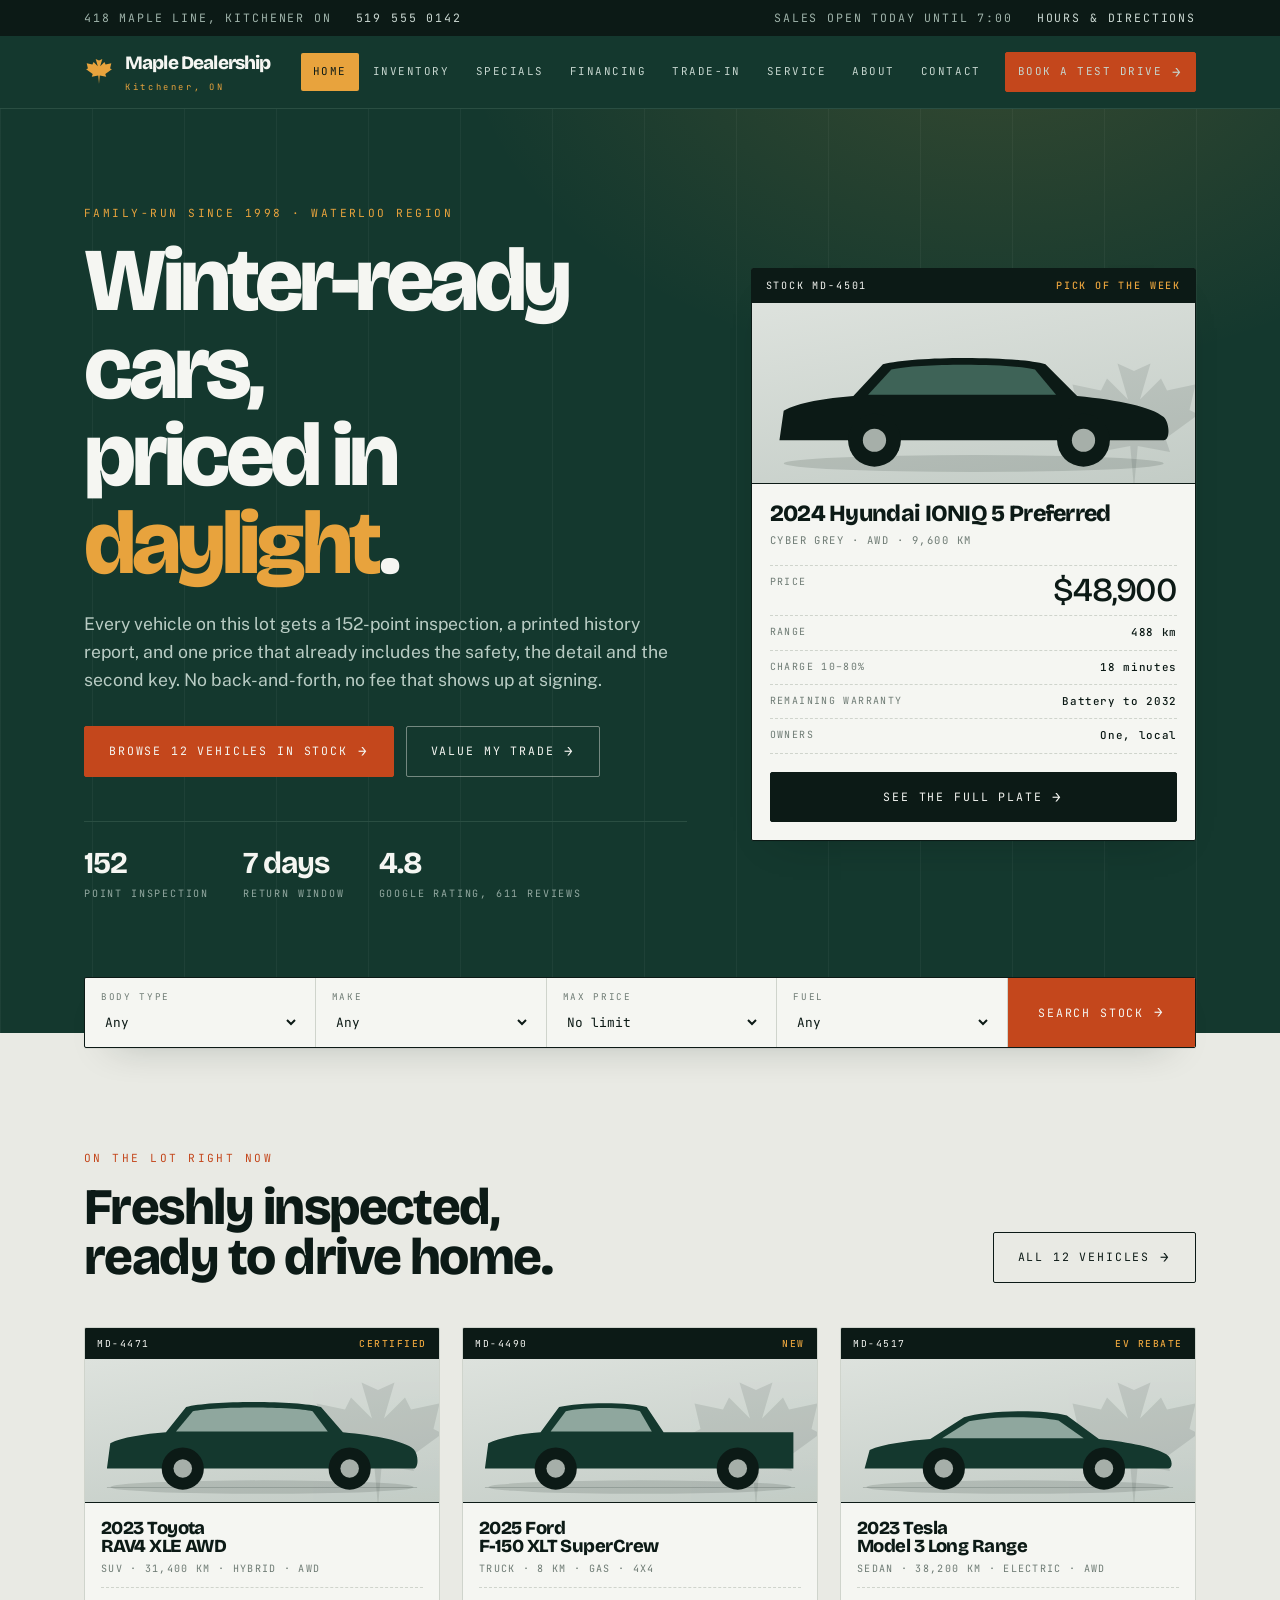
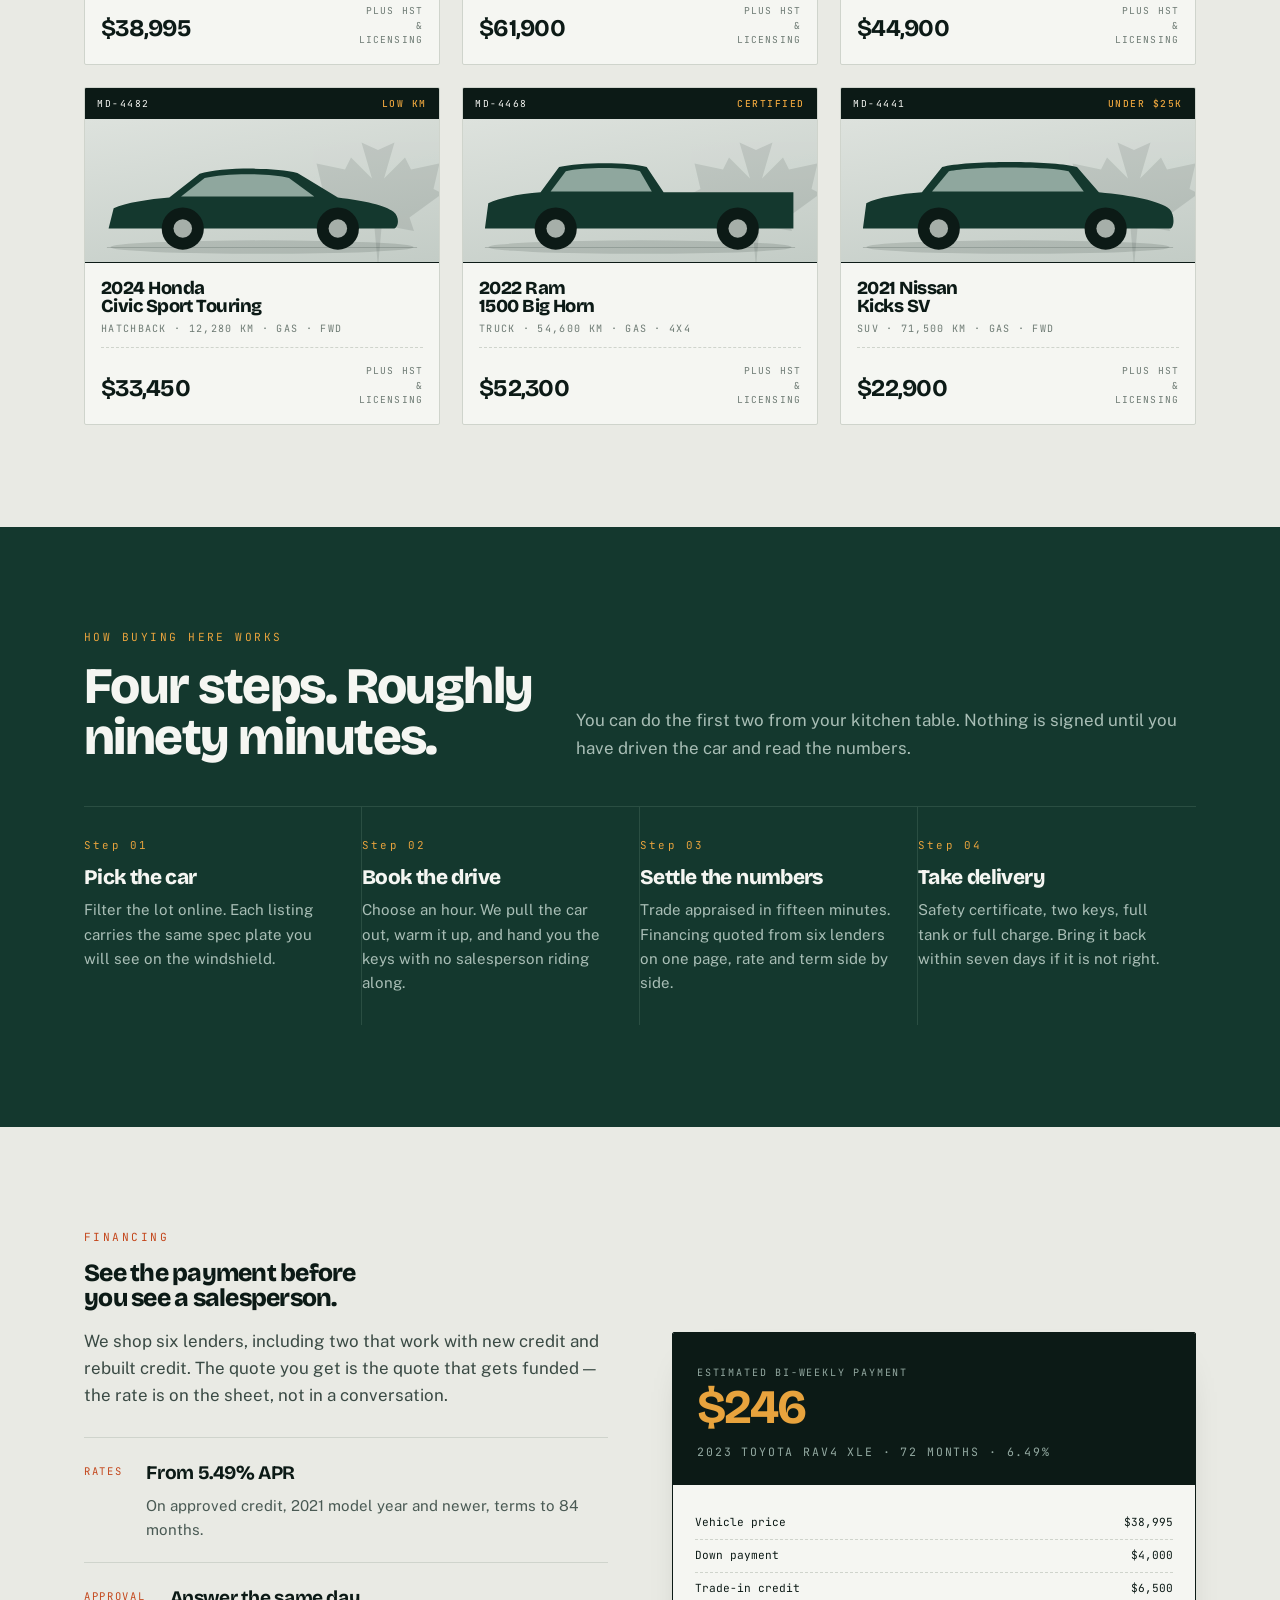
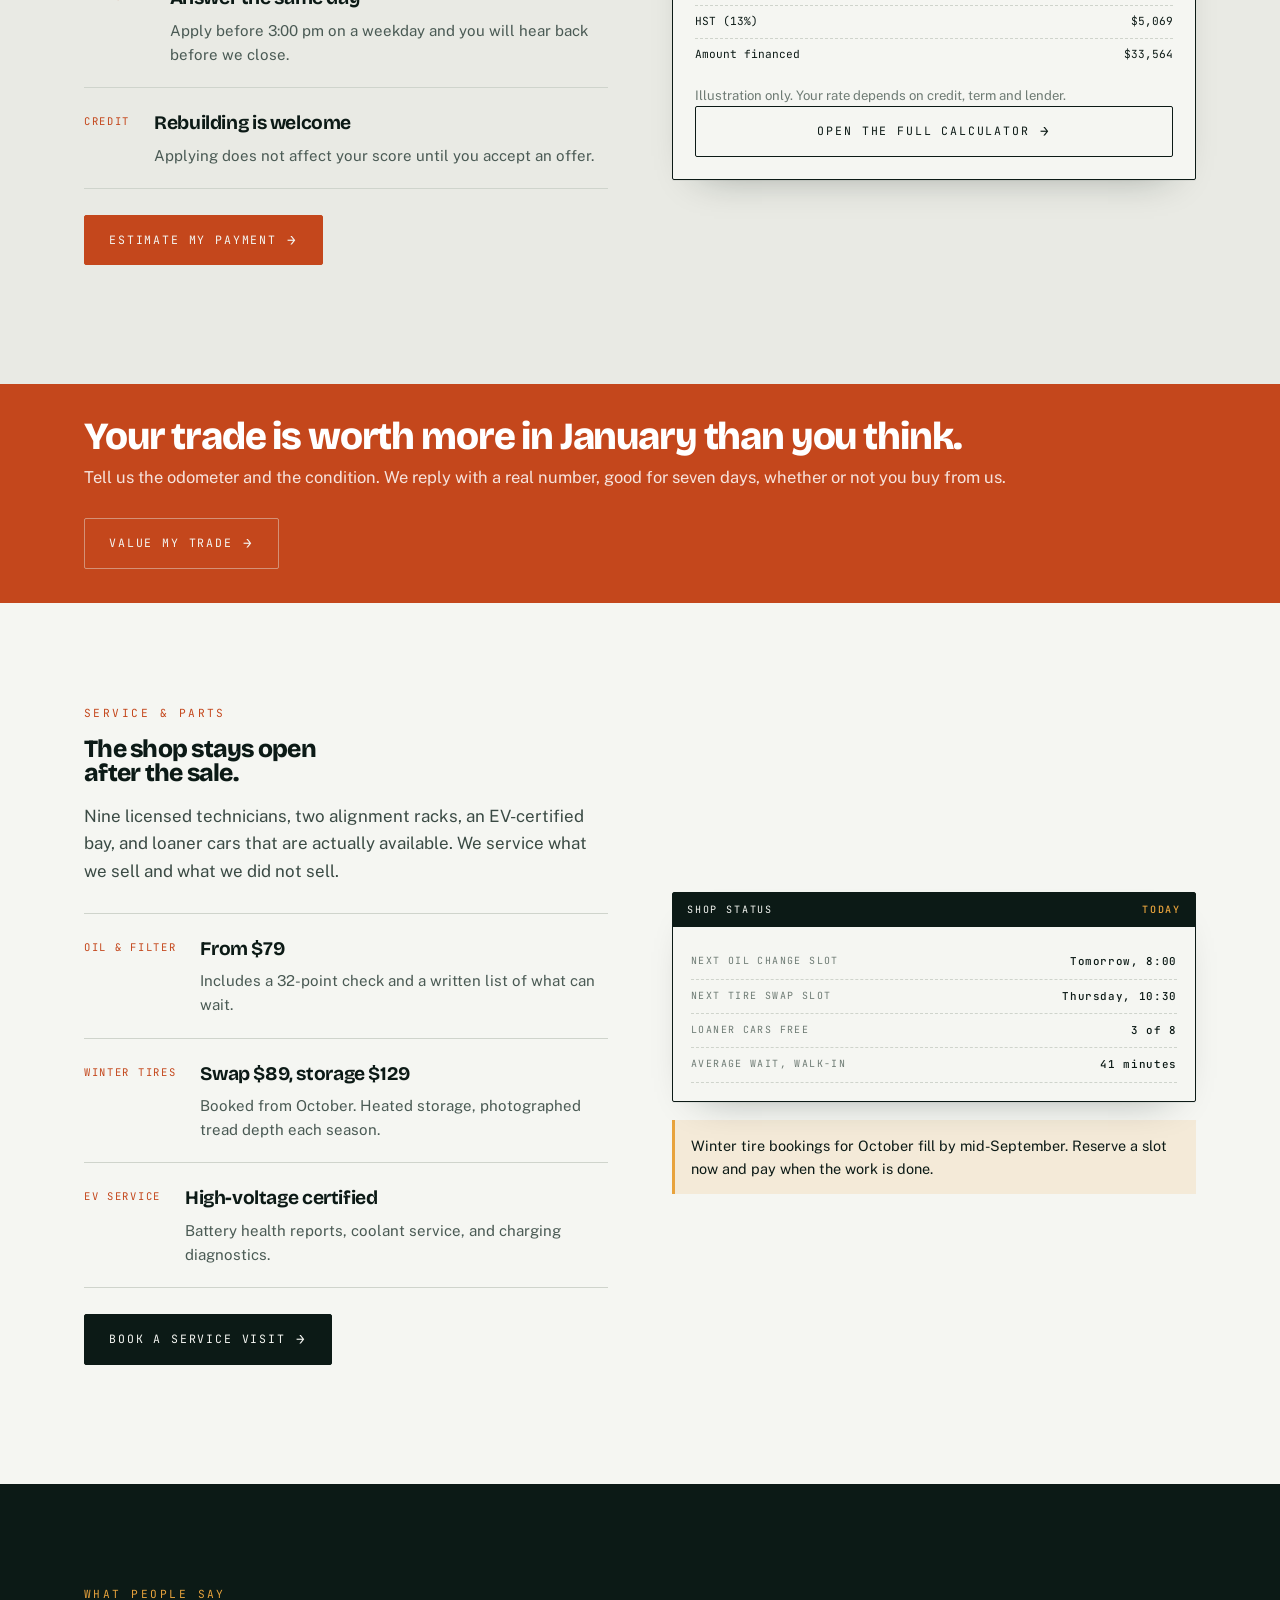
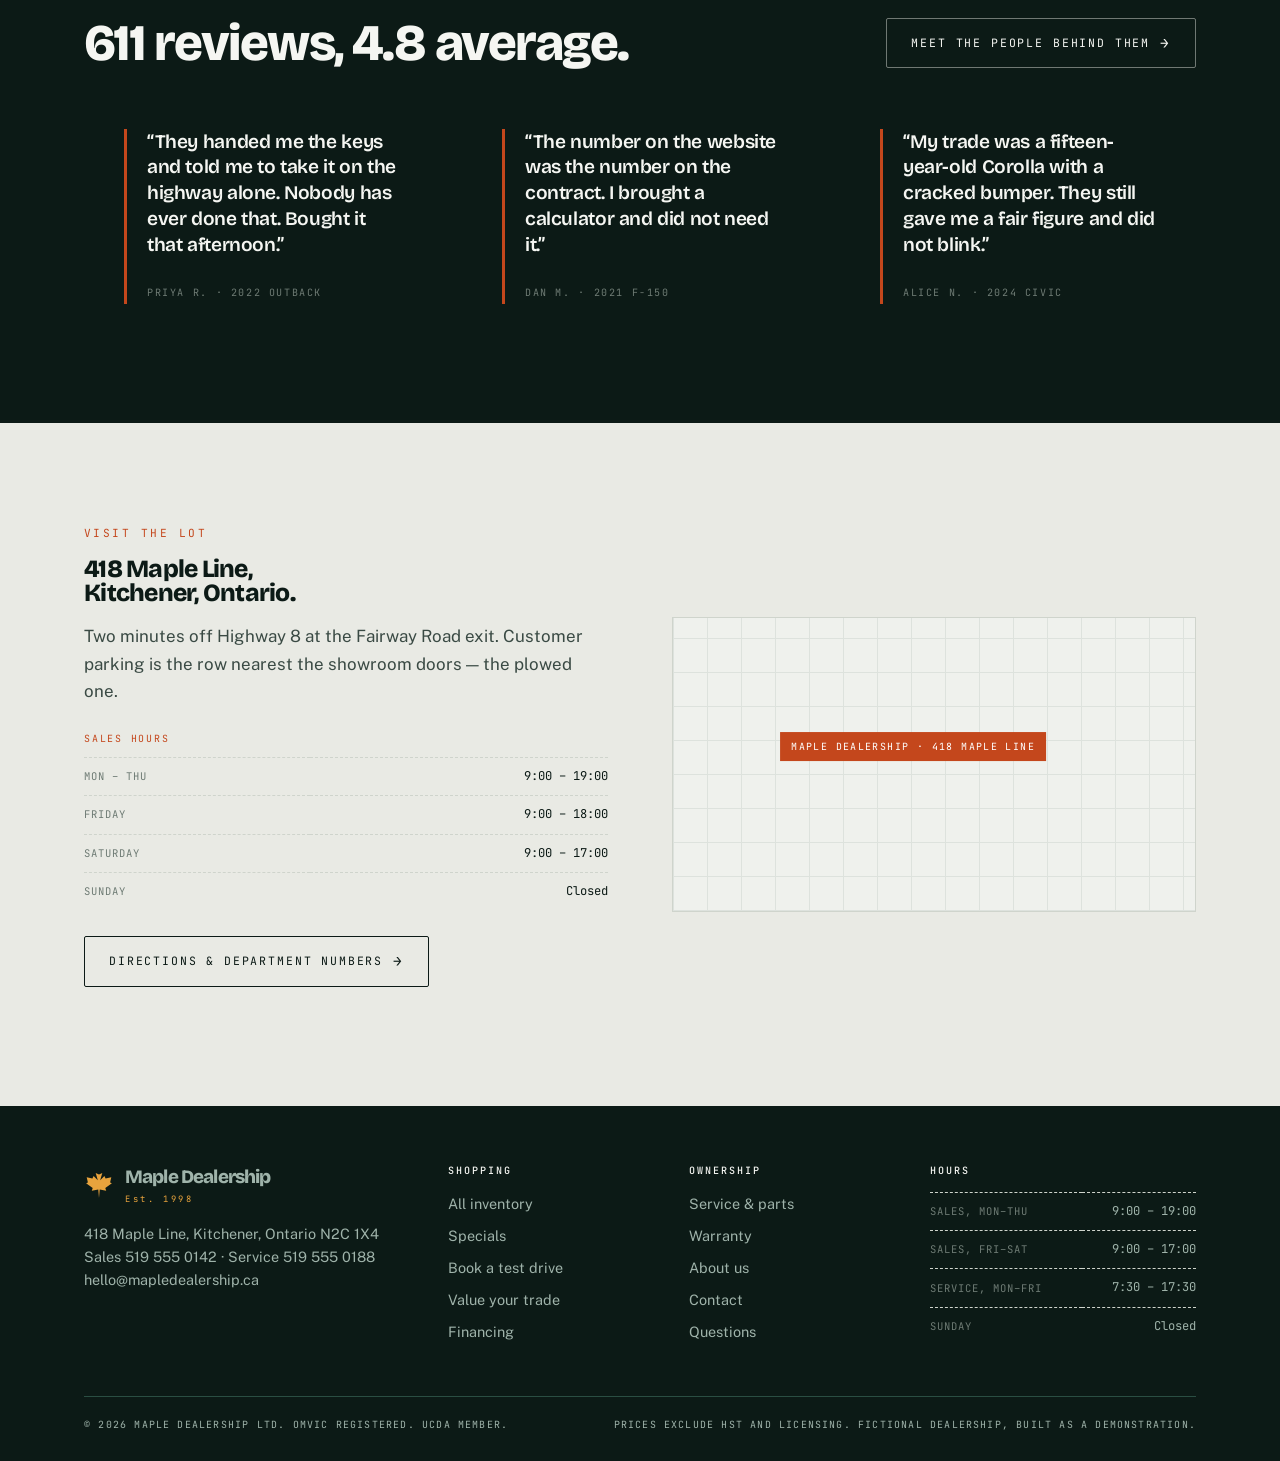
<file: index.html>
<!DOCTYPE html>
<html lang="en-CA">
<head>
<meta charset="utf-8">
<meta name="viewport" content="width=device-width, initial-scale=1">
<title>Maple Dealership — Winter-ready cars, priced in daylight</title>
<meta name="description" content="Maple Dealership sells inspected new and used cars, trucks, SUVs and EVs in Kitchener, Ontario. Every price is the price. Book a test drive, value your trade, or service your car.">
<link rel="preconnect" href="https://fonts.googleapis.com">
<link rel="preconnect" href="https://fonts.gstatic.com" crossorigin>
<link href="https://fonts.googleapis.com/css2?family=Bricolage+Grotesque:opsz,wght@12..96,600;12..96,800&family=Public+Sans:wght@400;500;600&family=JetBrains+Mono:wght@400;500&display=swap" rel="stylesheet">
<link rel="stylesheet" href="assets/css/styles.css">
</head>
<body>
<a class="skip" href="#main">Skip to content</a>

<div class="topbar mono">
  <div class="wrap topbar__in">
    <div class="topbar__set">
      <span>418 Maple Line, Kitchener ON</span>
      <a href="tel:+15195550142">519 555 0142</a>
    </div>
    <div class="topbar__set">
      <span>Sales open today until 7:00</span>
      <a href="contact.html">Hours &amp; directions</a>
    </div>
  </div>
</div>

<header class="masthead">
  <div class="wrap masthead__in">
    <a class="logo" href="index.html">
      <svg viewBox="0 0 100 100" aria-hidden="true"><path fill="#E8A33D" d="M50 90 L47.5 62 L26 66 L29 57 L7 41 L13 38 L9 21 L28 25 L32 17 L46 31 L39 7 L50 12 L61 7 L54 31 L68 17 L72 25 L91 21 L87 38 L93 41 L71 57 L74 66 L52.5 62 L50 90 Z"/></svg>
      <span><span class="logo__name">Maple Dealership</span><span class="logo__sub">Kitchener, ON</span></span>
    </a>
    <button class="navtoggle" aria-expanded="false" aria-controls="primary-nav">Menu</button>
    <nav class="nav" id="primary-nav" aria-label="Main">
      <a href="index.html" aria-current="page">Home</a>
      <a href="inventory.html">Inventory</a>
      <a href="specials.html">Specials</a>
      <a href="financing.html">Financing</a>
      <a href="trade-in.html">Trade-in</a>
      <a href="service.html">Service</a>
      <a href="about.html">About</a>
      <a href="contact.html">Contact</a>
      <a class="btn btn--maple nav__cta" href="test-drive.html">Book a test drive</a>
    </nav>
  </div>
</header>

<main id="main">

  <!-- HERO -->
  <section class="hero">
    <div class="wrap hero__in">
      <div>
        <p class="eyebrow eyebrow--light">Family-run since 1998 &middot; Waterloo Region</p>
        <h1>Winter-ready cars,<br>priced in <em>daylight</em>.</h1>
        <p class="lede">Every vehicle on this lot gets a 152-point inspection, a printed history report, and one price that already includes the safety, the detail and the second key. No back-and-forth, no fee that shows up at signing.</p>
        <div class="hero__cta">
          <a class="btn btn--maple" href="inventory.html">Browse 12 vehicles in stock</a>
          <a class="btn btn--ghost-light" href="trade-in.html">Value my trade</a>
        </div>
        <div class="hero__stats">
          <div class="hero__stat"><b>152</b><span>Point inspection</span></div>
          <div class="hero__stat"><b>7 days</b><span>Return window</span></div>
          <div class="hero__stat"><b>4.8</b><span>Google rating, 611 reviews</span></div>
        </div>
      </div>

      <!-- Signature element: the spec plate -->
      <div class="plate">
        <div class="plate__band"><span>Stock MD-4501</span><b>Pick of the week</b></div>
        <div class="carart">
          <svg class="car" viewBox="0 0 420 170" role="img" aria-label="Side profile of a Hyundai IONIQ 5 crossover" preserveAspectRatio="xMidYMid meet">
            <ellipse cx="210" cy="152" rx="180" ry="8" fill="#0C1A16" opacity=".13"/>
            <path d="M26 130 L30 102 C44 94 70 90 96 88 L124 58 C154 50 250 50 278 58 L308 88 C348 92 378 98 390 108 C396 114 396 130 390 130 Z" fill="#0C1A16"/>
            <path d="M110 87 L132 63 C158 57 244 57 268 63 L288 87 Z" fill="#3E6357"/>
            <circle cx="116" cy="130" r="25" fill="#0C1A16"/><circle cx="116" cy="130" r="11" fill="#A6AFA9"/>
            <circle cx="314" cy="130" r="25" fill="#0C1A16"/><circle cx="314" cy="130" r="11" fill="#A6AFA9"/>
          </svg>
          <svg class="carart__leaf" viewBox="0 0 100 100" aria-hidden="true"><path fill="#0C1A16" d="M50 90 L47.5 62 L26 66 L29 57 L7 41 L13 38 L9 21 L28 25 L32 17 L46 31 L39 7 L50 12 L61 7 L54 31 L68 17 L72 25 L91 21 L87 38 L93 41 L71 57 L74 66 L52.5 62 L50 90 Z"/></svg>
        </div>
        <div class="plate__body">
          <h2 class="plate__title">2024 Hyundai IONIQ&nbsp;5 Preferred</h2>
          <p class="plate__sub">Cyber Grey &middot; AWD &middot; 9,600 km</p>
          <div class="specrows">
            <div><span>Price</span><span class="plate__price">$48,900</span></div>
            <div><span>Range</span><span>488 km</span></div>
            <div><span>Charge 10&ndash;80%</span><span>18 minutes</span></div>
            <div><span>Remaining warranty</span><span>Battery to 2032</span></div>
            <div><span>Owners</span><span>One, local</span></div>
          </div>
          <p style="margin:18px 0 0"><a class="btn btn--wide" href="vehicle.html?stock=MD-4501">See the full plate</a></p>
        </div>
      </div>
    </div>
  </section>

  <!-- SEARCH -->
  <div class="wrap">
    <form class="searchbar" action="inventory.html" method="get">
      <label><span>Body type</span>
        <select name="body">
          <option value="">Any</option><option>SUV</option><option>Truck</option><option>Sedan</option>
          <option>Hatchback</option><option>Wagon</option><option>Van</option><option>EV</option>
        </select>
      </label>
      <label><span>Make</span>
        <select name="make">
          <option value="">Any</option><option>Chevrolet</option><option>Ford</option><option>Honda</option>
          <option>Hyundai</option><option>Kia</option><option>Mazda</option><option>Nissan</option>
          <option>Ram</option><option>Subaru</option><option>Tesla</option><option>Toyota</option><option>Volkswagen</option>
        </select>
      </label>
      <label><span>Max price</span>
        <select name="max">
          <option value="">No limit</option><option value="25000">$25,000</option><option value="35000">$35,000</option>
          <option value="45000">$45,000</option><option value="60000">$60,000</option>
        </select>
      </label>
      <label><span>Fuel</span>
        <select name="fuel"><option value="">Any</option><option>Gas</option><option>Hybrid</option><option>Electric</option></select>
      </label>
      <button class="btn btn--maple" type="submit">Search stock</button>
    </form>
  </div>

  <!-- FEATURED -->
  <section class="section">
    <div class="wrap">
      <div class="sec-head">
        <div>
          <p class="eyebrow">On the lot right now</p>
          <h2>Freshly inspected,<br>ready to drive home.</h2>
        </div>
        <a class="btn btn--ghost" href="inventory.html">All 12 vehicles</a>
      </div>
      <div class="grid grid--3" id="featured-grid" data-stock="MD-4471,MD-4490,MD-4517,MD-4482,MD-4468,MD-4441"></div>
    </div>
  </section>

  <!-- PROCESS: a genuine sequence, so it is numbered -->
  <section class="section section--dark">
    <div class="wrap">
      <div class="sec-head">
        <div>
          <p class="eyebrow eyebrow--light">How buying here works</p>
          <h2>Four steps. Roughly<br>ninety minutes.</h2>
        </div>
        <p class="lede" style="margin:0">You can do the first two from your kitchen table. Nothing is signed until you have driven the car and read the numbers.</p>
      </div>
      <div class="steps">
        <div class="step"><span class="step__n">Step 01</span><h3>Pick the car</h3><p>Filter the lot online. Each listing carries the same spec plate you will see on the windshield.</p></div>
        <div class="step"><span class="step__n">Step 02</span><h3>Book the drive</h3><p>Choose an hour. We pull the car out, warm it up, and hand you the keys with no salesperson riding along.</p></div>
        <div class="step"><span class="step__n">Step 03</span><h3>Settle the numbers</h3><p>Trade appraised in fifteen minutes. Financing quoted from six lenders on one page, rate and term side by side.</p></div>
        <div class="step"><span class="step__n">Step 04</span><h3>Take delivery</h3><p>Safety certificate, two keys, full tank or full charge. Bring it back within seven days if it is not right.</p></div>
      </div>
    </div>
  </section>

  <!-- FINANCE + TRADE -->
  <section class="section">
    <div class="wrap split">
      <div>
        <p class="eyebrow">Financing</p>
        <h2>See the payment before<br>you see a salesperson.</h2>
        <p class="lede" style="margin-top:18px">We shop six lenders, including two that work with new credit and rebuilt credit. The quote you get is the quote that gets funded &mdash; the rate is on the sheet, not in a conversation.</p>
        <dl class="deflist" style="margin-top:28px">
          <div><dt>Rates</dt><dd><b>From 5.49% APR</b><p>On approved credit, 2021 model year and newer, terms to 84 months.</p></dd></div>
          <div><dt>Approval</dt><dd><b>Answer the same day</b><p>Apply before 3:00 pm on a weekday and you will hear back before we close.</p></dd></div>
          <div><dt>Credit</dt><dd><b>Rebuilding is welcome</b><p>Applying does not affect your score until you accept an offer.</p></dd></div>
        </dl>
        <p style="margin-top:26px"><a class="btn btn--maple" href="financing.html">Estimate my payment</a></p>
      </div>
      <div class="calc">
        <div class="calc__out">
          <span>Estimated bi-weekly payment</span>
          <b id="home-payment">$246</b>
          <p class="mono" style="margin:12px 0 0;color:#93A9A1">2023 Toyota RAV4 XLE &middot; 72 months &middot; 6.49%</p>
        </div>
        <div class="calc__in">
          <div class="calc__row"><span>Vehicle price</span><span>$38,995</span></div>
          <div class="calc__row"><span>Down payment</span><span>$4,000</span></div>
          <div class="calc__row"><span>Trade-in credit</span><span>$6,500</span></div>
          <div class="calc__row"><span>HST (13%)</span><span>$5,069</span></div>
          <div class="calc__row" style="border:0"><span>Amount financed</span><span>$33,564</span></div>
          <p class="hint" style="margin-top:14px">Illustration only. Your rate depends on credit, term and lender.</p>
          <a class="btn btn--ghost btn--wide" href="financing.html">Open the full calculator</a>
        </div>
      </div>
    </div>
  </section>

  <!-- TRADE BANNER -->
  <div class="banner">
    <div class="wrap banner__in">
      <div>
        <h2>Your trade is worth more in January than you think.</h2>
        <p>Tell us the odometer and the condition. We reply with a real number, good for seven days, whether or not you buy from us.</p>
      </div>
      <a class="btn btn--ghost-light" href="trade-in.html">Value my trade</a>
    </div>
  </div>

  <!-- SERVICE -->
  <section class="section section--paper">
    <div class="wrap split">
      <div>
        <p class="eyebrow">Service &amp; parts</p>
        <h2>The shop stays open<br>after the sale.</h2>
        <p class="lede" style="margin-top:18px">Nine licensed technicians, two alignment racks, an EV-certified bay, and loaner cars that are actually available. We service what we sell and what we did not sell.</p>
        <dl class="deflist" style="margin-top:28px">
          <div><dt>Oil &amp; filter</dt><dd><b>From $79</b><p>Includes a 32-point check and a written list of what can wait.</p></dd></div>
          <div><dt>Winter tires</dt><dd><b>Swap $89, storage $129</b><p>Booked from October. Heated storage, photographed tread depth each season.</p></dd></div>
          <div><dt>EV service</dt><dd><b>High-voltage certified</b><p>Battery health reports, coolant service, and charging diagnostics.</p></dd></div>
        </dl>
        <p style="margin-top:26px"><a class="btn" href="service.html">Book a service visit</a></p>
      </div>
      <div class="stack">
        <div class="plate">
          <div class="plate__band"><span>Shop status</span><b>Today</b></div>
          <div class="plate__body">
            <div class="specrows" style="border-top:0;margin-top:0">
              <div><span>Next oil change slot</span><span>Tomorrow, 8:00</span></div>
              <div><span>Next tire swap slot</span><span>Thursday, 10:30</span></div>
              <div><span>Loaner cars free</span><span>3 of 8</span></div>
              <div><span>Average wait, walk-in</span><span>41 minutes</span></div>
            </div>
          </div>
        </div>
        <div class="note">Winter tire bookings for October fill by mid-September. Reserve a slot now and pay when the work is done.</div>
      </div>
    </div>
  </section>

  <!-- REVIEWS -->
  <section class="section section--ink">
    <div class="wrap">
      <div class="sec-head">
        <div><p class="eyebrow eyebrow--light">What people say</p><h2>611 reviews, 4.8 average.</h2></div>
        <a class="btn btn--ghost-light" href="about.html">Meet the people behind them</a>
      </div>
      <div class="grid grid--3">
        <blockquote class="quote"><p>&ldquo;They handed me the keys and told me to take it on the highway alone. Nobody has ever done that. Bought it that afternoon.&rdquo;</p><cite>Priya R. &middot; 2022 Outback</cite></blockquote>
        <blockquote class="quote"><p>&ldquo;The number on the website was the number on the contract. I brought a calculator and did not need it.&rdquo;</p><cite>Dan M. &middot; 2021 F-150</cite></blockquote>
        <blockquote class="quote"><p>&ldquo;My trade was a fifteen-year-old Corolla with a cracked bumper. They still gave me a fair figure and did not blink.&rdquo;</p><cite>Alice N. &middot; 2024 Civic</cite></blockquote>
      </div>
    </div>
  </section>

  <!-- VISIT -->
  <section class="section">
    <div class="wrap split">
      <div>
        <p class="eyebrow">Visit the lot</p>
        <h2>418 Maple Line,<br>Kitchener, Ontario.</h2>
        <p class="lede" style="margin-top:18px">Two minutes off Highway 8 at the Fairway Road exit. Customer parking is the row nearest the showroom doors &mdash; the plowed one.</p>
        <table class="hours" style="margin-top:26px">
          <caption>Sales hours</caption>
          <tbody>
            <tr><td>Mon &ndash; Thu</td><td>9:00 &ndash; 19:00</td></tr>
            <tr><td>Friday</td><td>9:00 &ndash; 18:00</td></tr>
            <tr><td>Saturday</td><td>9:00 &ndash; 17:00</td></tr>
            <tr><td>Sunday</td><td>Closed</td></tr>
          </tbody>
        </table>
        <p style="margin-top:26px"><a class="btn btn--ghost" href="contact.html">Directions &amp; department numbers</a></p>
      </div>
      <div class="map"><span class="map__pin">Maple Dealership &middot; 418 Maple Line</span></div>
    </div>
  </section>

</main>

<footer class="footer">
  <div class="wrap">
    <div class="footer__grid">
      <div>
        <a class="logo" href="index.html" style="margin-bottom:16px">
          <svg viewBox="0 0 100 100" aria-hidden="true"><path fill="#E8A33D" d="M50 90 L47.5 62 L26 66 L29 57 L7 41 L13 38 L9 21 L28 25 L32 17 L46 31 L39 7 L50 12 L61 7 L54 31 L68 17 L72 25 L91 21 L87 38 L93 41 L71 57 L74 66 L52.5 62 L50 90 Z"/></svg>
          <span><span class="logo__name">Maple Dealership</span><span class="logo__sub">Est. 1998</span></span>
        </a>
        <p>418 Maple Line, Kitchener, Ontario&nbsp;N2C&nbsp;1X4<br>
        Sales <a href="tel:+15195550142">519 555 0142</a> &middot; Service <a href="tel:+15195550188">519 555 0188</a><br>
        <a href="mailto:hello@mapledealership.ca">hello@mapledealership.ca</a></p>
      </div>
      <div>
        <h4>Shopping</h4>
        <ul>
          <li><a href="inventory.html">All inventory</a></li>
          <li><a href="specials.html">Specials</a></li>
          <li><a href="test-drive.html">Book a test drive</a></li>
          <li><a href="trade-in.html">Value your trade</a></li>
          <li><a href="financing.html">Financing</a></li>
        </ul>
      </div>
      <div>
        <h4>Ownership</h4>
        <ul>
          <li><a href="service.html">Service &amp; parts</a></li>
          <li><a href="service.html#warranty">Warranty</a></li>
          <li><a href="about.html">About us</a></li>
          <li><a href="contact.html">Contact</a></li>
          <li><a href="faq.html">Questions</a></li>
        </ul>
      </div>
      <div>
        <h4>Hours</h4>
        <table class="hours">
          <tbody>
            <tr><td>Sales, Mon&ndash;Thu</td><td>9:00 &ndash; 19:00</td></tr>
            <tr><td>Sales, Fri&ndash;Sat</td><td>9:00 &ndash; 17:00</td></tr>
            <tr><td>Service, Mon&ndash;Fri</td><td>7:30 &ndash; 17:30</td></tr>
            <tr><td>Sunday</td><td>Closed</td></tr>
          </tbody>
        </table>
      </div>
    </div>
    <div class="footer__base">
      <span>&copy; <span data-year>2026</span> Maple Dealership Ltd. OMVIC registered. UCDA member.</span>
      <span>Prices exclude HST and licensing. Fictional dealership, built as a demonstration.</span>
    </div>
  </div>
</footer>

<script src="assets/js/site.js"></script>
<!-- SalesCloser Widget - Floating Button -->
<script src="https://18cfdf26.staging.proxmox.salescloser.ai/js/scwa-widget.js"
  data-agent-uuid="ed51da57-b4d7-4c94-9ef2-c2036f8b5a43"
  async></script>
</body>
</html>
</file>
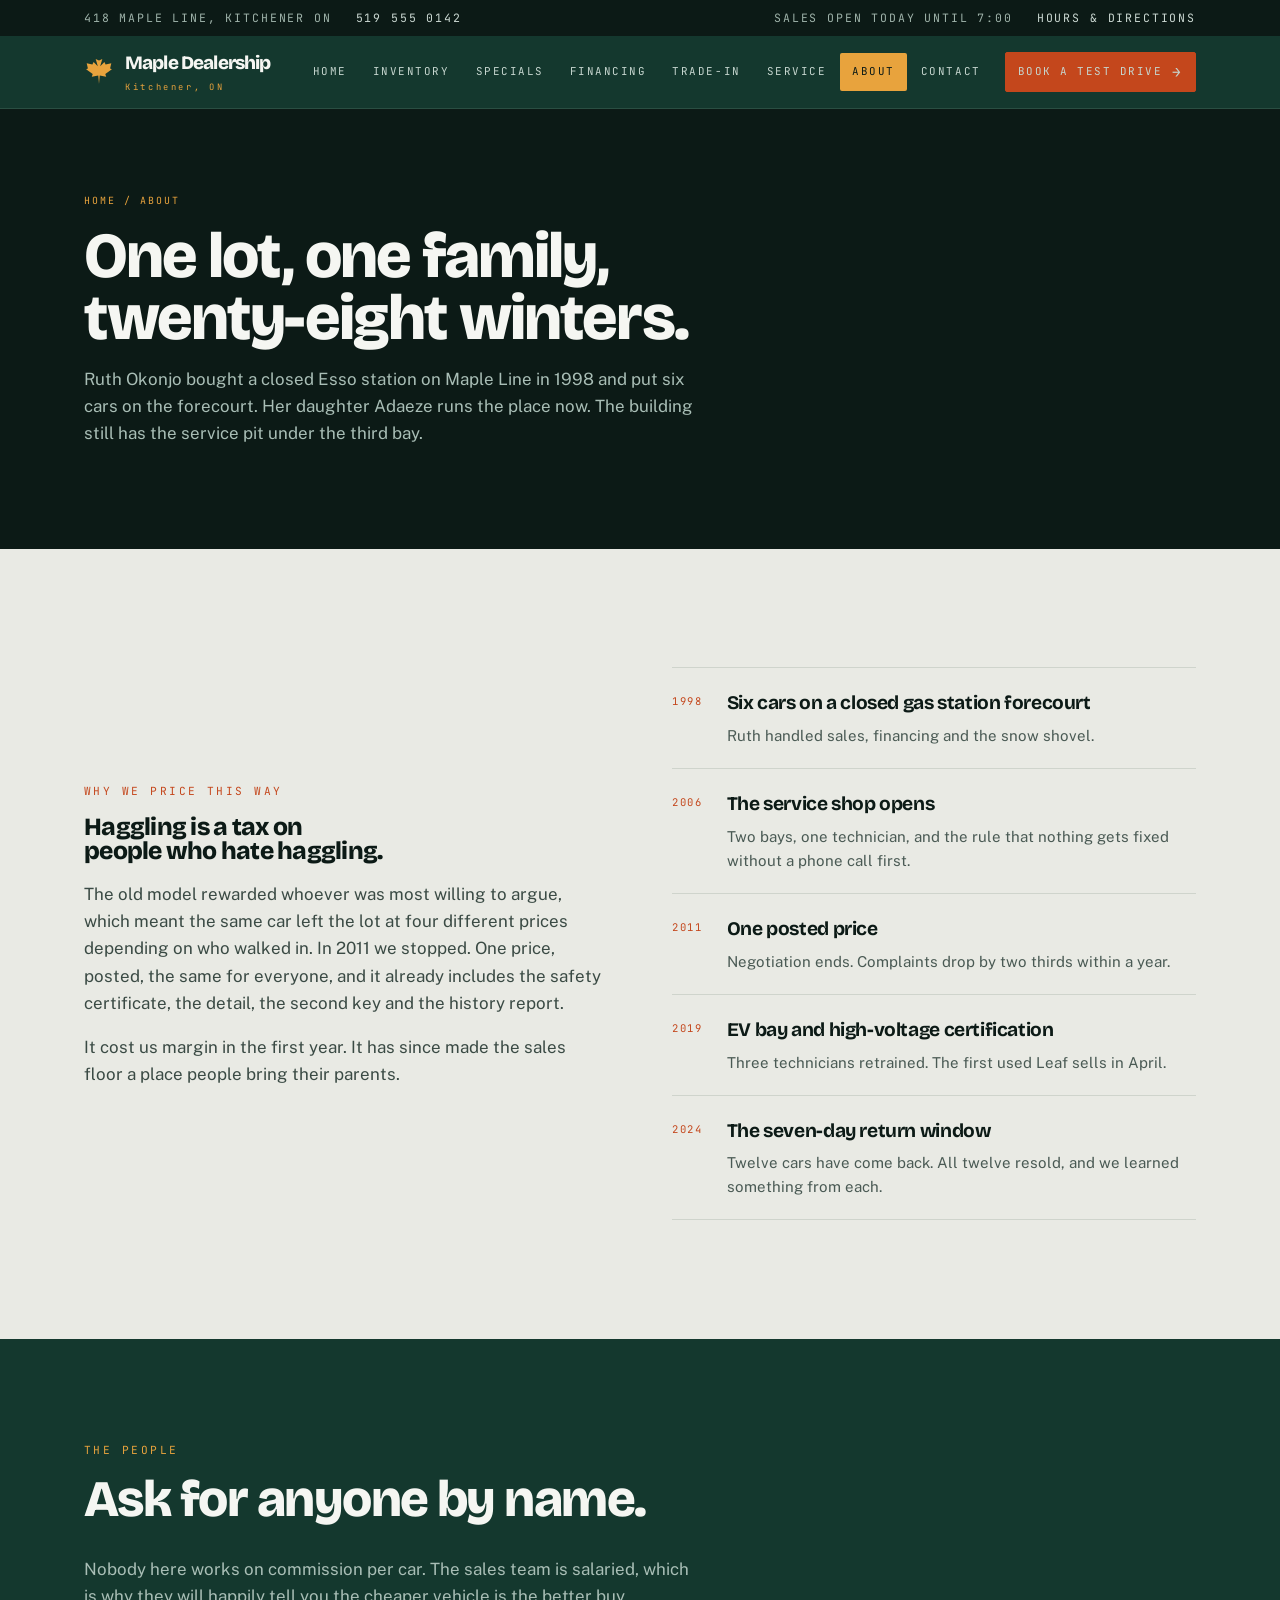
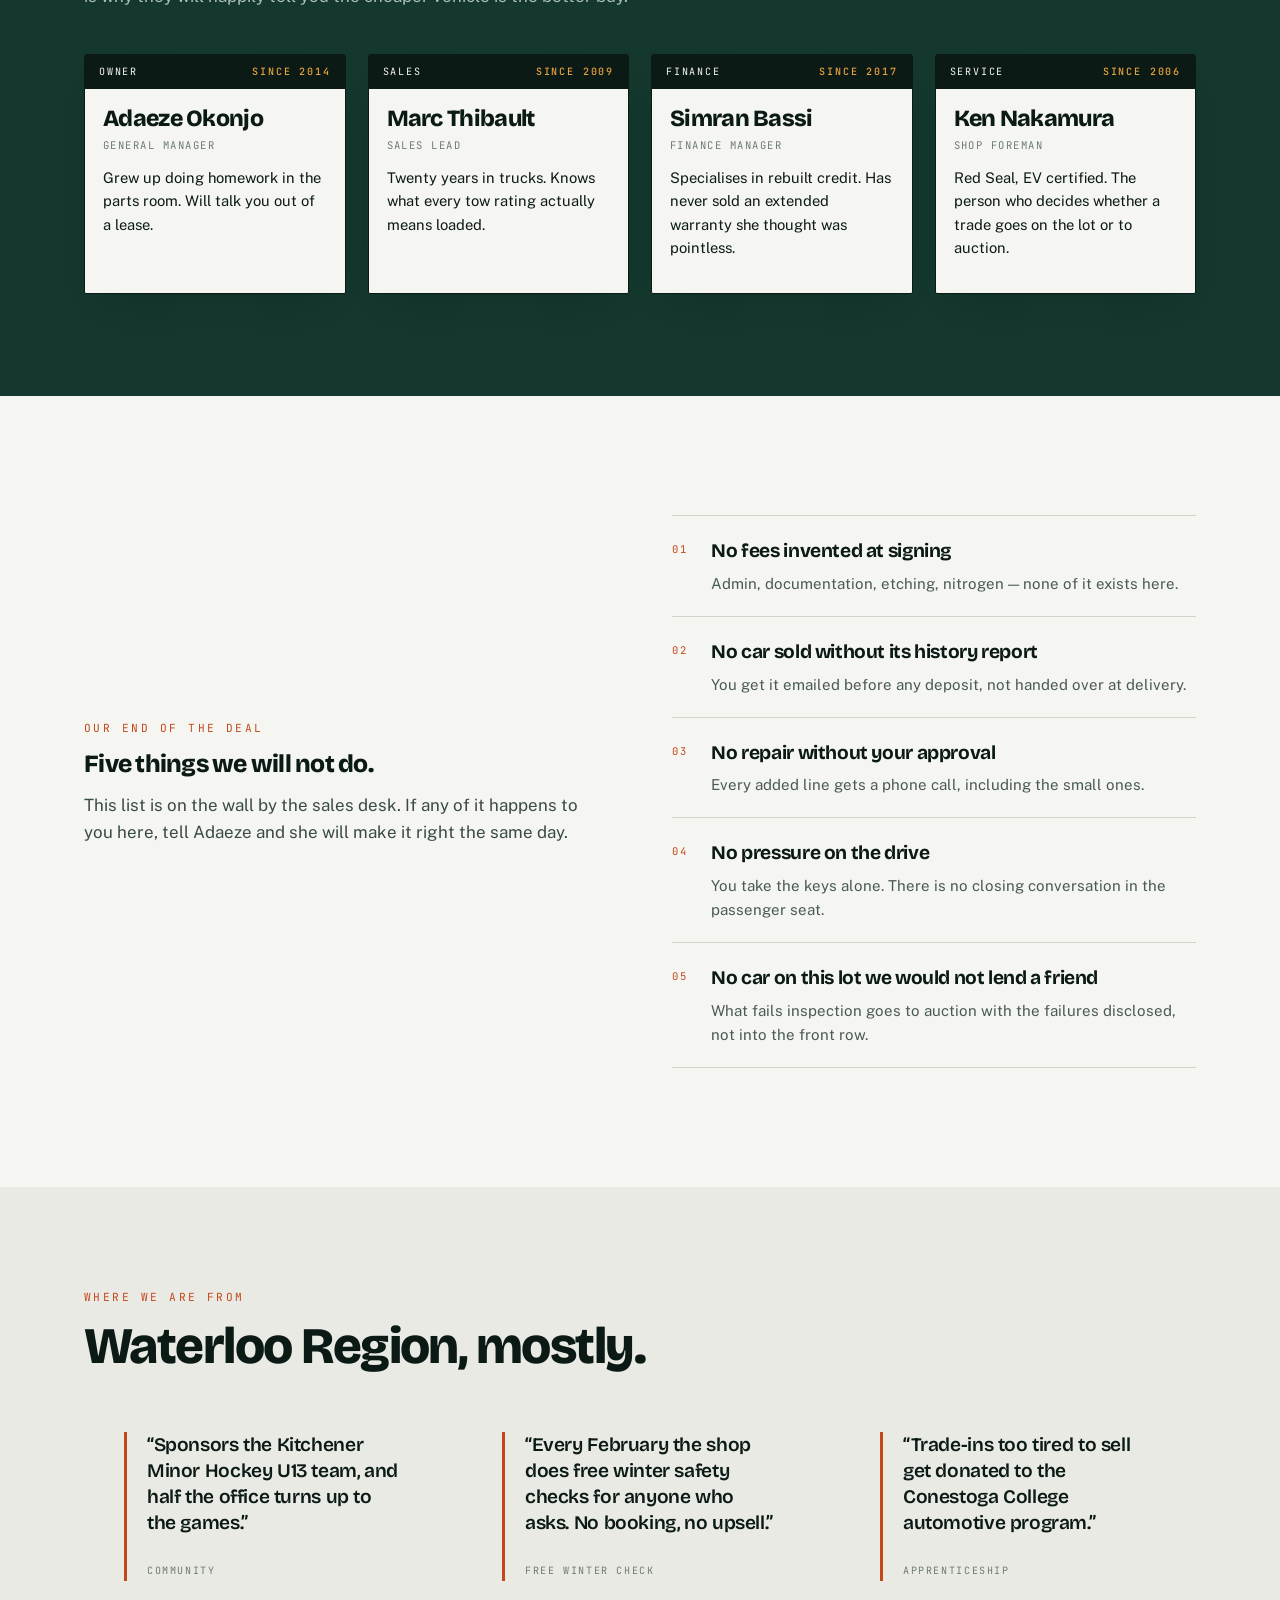
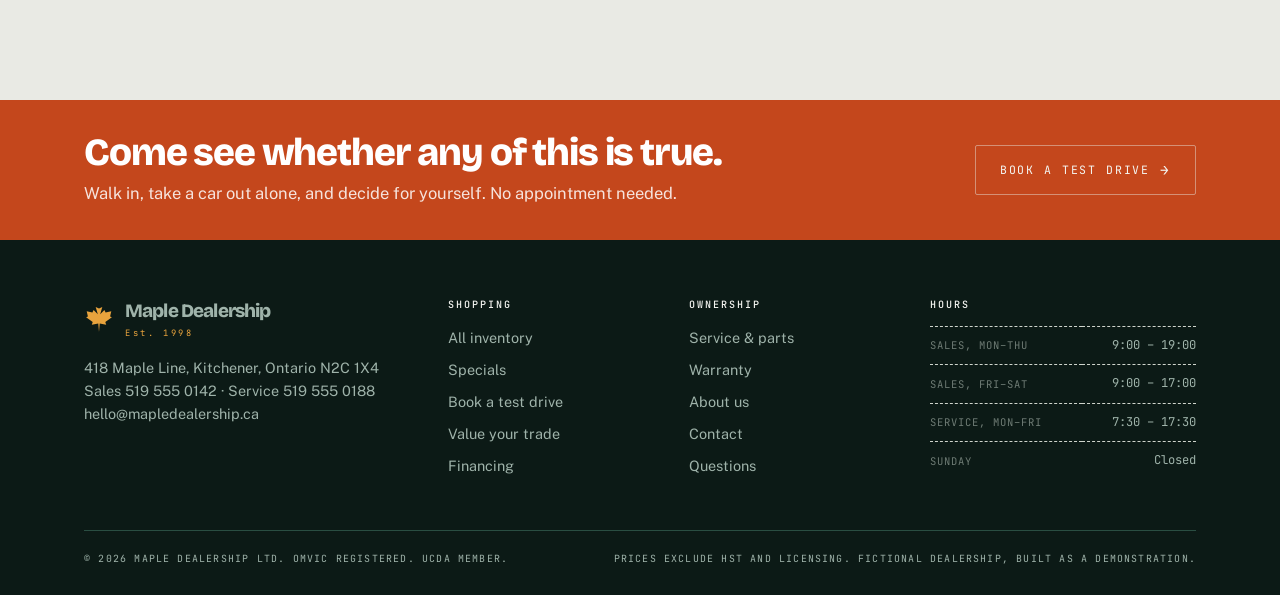
<file: about.html>
<!DOCTYPE html>
<html lang="en-CA">
<head>
<meta charset="utf-8">
<meta name="viewport" content="width=device-width, initial-scale=1">
<title>About us — Maple Dealership</title>
<meta name="description" content="Maple Dealership has sold cars in Kitchener since 1998. Meet the people, read how we price, and see what we will not do.">
<link rel="preconnect" href="https://fonts.googleapis.com">
<link rel="preconnect" href="https://fonts.gstatic.com" crossorigin>
<link href="https://fonts.googleapis.com/css2?family=Bricolage+Grotesque:opsz,wght@12..96,600;12..96,800&family=Public+Sans:wght@400;500;600&family=JetBrains+Mono:wght@400;500&display=swap" rel="stylesheet">
<link rel="stylesheet" href="assets/css/styles.css">
</head>
<body>
<a class="skip" href="#main">Skip to content</a>

<div class="topbar mono">
  <div class="wrap topbar__in">
    <div class="topbar__set"><span>418 Maple Line, Kitchener ON</span><a href="tel:+15195550142">519 555 0142</a></div>
    <div class="topbar__set"><span>Sales open today until 7:00</span><a href="contact.html">Hours &amp; directions</a></div>
  </div>
</div>

<header class="masthead">
  <div class="wrap masthead__in">
    <a class="logo" href="index.html">
      <svg viewBox="0 0 100 100" aria-hidden="true"><path fill="#E8A33D" d="M50 90 L47.5 62 L26 66 L29 57 L7 41 L13 38 L9 21 L28 25 L32 17 L46 31 L39 7 L50 12 L61 7 L54 31 L68 17 L72 25 L91 21 L87 38 L93 41 L71 57 L74 66 L52.5 62 L50 90 Z"/></svg>
      <span><span class="logo__name">Maple Dealership</span><span class="logo__sub">Kitchener, ON</span></span>
    </a>
    <button class="navtoggle" aria-expanded="false" aria-controls="primary-nav">Menu</button>
    <nav class="nav" id="primary-nav" aria-label="Main">
      <a href="index.html">Home</a>
      <a href="inventory.html">Inventory</a>
      <a href="specials.html">Specials</a>
      <a href="financing.html">Financing</a>
      <a href="trade-in.html">Trade-in</a>
      <a href="service.html">Service</a>
      <a href="about.html" aria-current="page">About</a>
      <a href="contact.html">Contact</a>
      <a class="btn btn--maple nav__cta" href="test-drive.html">Book a test drive</a>
    </nav>
  </div>
</header>

<main id="main">
  <section class="pagehead">
    <div class="wrap">
      <p class="crumb"><a href="index.html">Home</a> / About</p>
      <h1>One lot, one family,<br>twenty-eight winters.</h1>
      <p class="lede">Ruth Okonjo bought a closed Esso station on Maple Line in 1998 and put six cars on the forecourt. Her daughter Adaeze runs the place now. The building still has the service pit under the third bay.</p>
    </div>
  </section>

  <section class="section">
    <div class="wrap split">
      <div>
        <p class="eyebrow">Why we price this way</p>
        <h2>Haggling is a tax on<br>people who hate haggling.</h2>
        <p class="lede" style="margin-top:18px">The old model rewarded whoever was most willing to argue, which meant the same car left the lot at four different prices depending on who walked in. In 2011 we stopped. One price, posted, the same for everyone, and it already includes the safety certificate, the detail, the second key and the history report.</p>
        <p class="lede">It cost us margin in the first year. It has since made the sales floor a place people bring their parents.</p>
      </div>
      <dl class="deflist">
        <div><dt>1998</dt><dd><b>Six cars on a closed gas station forecourt</b><p>Ruth handled sales, financing and the snow shovel.</p></dd></div>
        <div><dt>2006</dt><dd><b>The service shop opens</b><p>Two bays, one technician, and the rule that nothing gets fixed without a phone call first.</p></dd></div>
        <div><dt>2011</dt><dd><b>One posted price</b><p>Negotiation ends. Complaints drop by two thirds within a year.</p></dd></div>
        <div><dt>2019</dt><dd><b>EV bay and high-voltage certification</b><p>Three technicians retrained. The first used Leaf sells in April.</p></dd></div>
        <div><dt>2024</dt><dd><b>The seven-day return window</b><p>Twelve cars have come back. All twelve resold, and we learned something from each.</p></dd></div>
      </dl>
    </div>
  </section>

  <section class="section section--dark">
    <div class="wrap">
      <div class="sec-head">
        <div><p class="eyebrow eyebrow--light">The people</p><h2>Ask for anyone by name.</h2></div>
        <p class="lede" style="margin:0">Nobody here works on commission per car. The sales team is salaried, which is why they will happily tell you the cheaper vehicle is the better buy.</p>
      </div>
      <div class="grid grid--4">
        <div class="plate">
          <div class="plate__band"><span>Owner</span><b>Since 2014</b></div>
          <div class="plate__body"><h3 class="plate__title">Adaeze Okonjo</h3>
            <p class="plate__sub">General manager</p>
            <p style="margin-top:12px;font-size:.92rem">Grew up doing homework in the parts room. Will talk you out of a lease.</p></div>
        </div>
        <div class="plate">
          <div class="plate__band"><span>Sales</span><b>Since 2009</b></div>
          <div class="plate__body"><h3 class="plate__title">Marc Thibault</h3>
            <p class="plate__sub">Sales lead</p>
            <p style="margin-top:12px;font-size:.92rem">Twenty years in trucks. Knows what every tow rating actually means loaded.</p></div>
        </div>
        <div class="plate">
          <div class="plate__band"><span>Finance</span><b>Since 2017</b></div>
          <div class="plate__body"><h3 class="plate__title">Simran Bassi</h3>
            <p class="plate__sub">Finance manager</p>
            <p style="margin-top:12px;font-size:.92rem">Specialises in rebuilt credit. Has never sold an extended warranty she thought was pointless.</p></div>
        </div>
        <div class="plate">
          <div class="plate__band"><span>Service</span><b>Since 2006</b></div>
          <div class="plate__body"><h3 class="plate__title">Ken Nakamura</h3>
            <p class="plate__sub">Shop foreman</p>
            <p style="margin-top:12px;font-size:.92rem">Red Seal, EV certified. The person who decides whether a trade goes on the lot or to auction.</p></div>
        </div>
      </div>
    </div>
  </section>

  <section class="section section--paper">
    <div class="wrap split">
      <div>
        <p class="eyebrow">Our end of the deal</p>
        <h2>Five things we will not do.</h2>
        <p class="lede" style="margin-top:16px">This list is on the wall by the sales desk. If any of it happens to you here, tell Adaeze and she will make it right the same day.</p>
      </div>
      <dl class="deflist">
        <div><dt>01</dt><dd><b>No fees invented at signing</b><p>Admin, documentation, etching, nitrogen — none of it exists here.</p></dd></div>
        <div><dt>02</dt><dd><b>No car sold without its history report</b><p>You get it emailed before any deposit, not handed over at delivery.</p></dd></div>
        <div><dt>03</dt><dd><b>No repair without your approval</b><p>Every added line gets a phone call, including the small ones.</p></dd></div>
        <div><dt>04</dt><dd><b>No pressure on the drive</b><p>You take the keys alone. There is no closing conversation in the passenger seat.</p></dd></div>
        <div><dt>05</dt><dd><b>No car on this lot we would not lend a friend</b><p>What fails inspection goes to auction with the failures disclosed, not into the front row.</p></dd></div>
      </dl>
    </div>
  </section>

  <section class="section">
    <div class="wrap">
      <div class="sec-head"><div><p class="eyebrow">Where we are from</p><h2>Waterloo Region, mostly.</h2></div></div>
      <div class="grid grid--3">
        <blockquote class="quote"><p>&ldquo;Sponsors the Kitchener Minor Hockey U13 team, and half the office turns up to the games.&rdquo;</p><cite>Community</cite></blockquote>
        <blockquote class="quote"><p>&ldquo;Every February the shop does free winter safety checks for anyone who asks. No booking, no upsell.&rdquo;</p><cite>Free winter check</cite></blockquote>
        <blockquote class="quote"><p>&ldquo;Trade-ins too tired to sell get donated to the Conestoga College automotive program.&rdquo;</p><cite>Apprenticeship</cite></blockquote>
      </div>
    </div>
  </section>

  <div class="banner">
    <div class="wrap banner__in">
      <div><h2>Come see whether any of this is true.</h2><p>Walk in, take a car out alone, and decide for yourself. No appointment needed.</p></div>
      <a class="btn btn--ghost-light" href="test-drive.html">Book a test drive</a>
    </div>
  </div>
</main>

<footer class="footer">
  <div class="wrap">
    <div class="footer__grid">
      <div>
        <a class="logo" href="index.html" style="margin-bottom:16px">
          <svg viewBox="0 0 100 100" aria-hidden="true"><path fill="#E8A33D" d="M50 90 L47.5 62 L26 66 L29 57 L7 41 L13 38 L9 21 L28 25 L32 17 L46 31 L39 7 L50 12 L61 7 L54 31 L68 17 L72 25 L91 21 L87 38 L93 41 L71 57 L74 66 L52.5 62 L50 90 Z"/></svg>
          <span><span class="logo__name">Maple Dealership</span><span class="logo__sub">Est. 1998</span></span>
        </a>
        <p>418 Maple Line, Kitchener, Ontario&nbsp;N2C&nbsp;1X4<br>
        Sales <a href="tel:+15195550142">519 555 0142</a> &middot; Service <a href="tel:+15195550188">519 555 0188</a><br>
        <a href="mailto:hello@mapledealership.ca">hello@mapledealership.ca</a></p>
      </div>
      <div><h4>Shopping</h4><ul>
        <li><a href="inventory.html">All inventory</a></li><li><a href="specials.html">Specials</a></li>
        <li><a href="test-drive.html">Book a test drive</a></li><li><a href="trade-in.html">Value your trade</a></li>
        <li><a href="financing.html">Financing</a></li></ul></div>
      <div><h4>Ownership</h4><ul>
        <li><a href="service.html">Service &amp; parts</a></li><li><a href="service.html#warranty">Warranty</a></li>
        <li><a href="about.html">About us</a></li><li><a href="contact.html">Contact</a></li>
        <li><a href="faq.html">Questions</a></li></ul></div>
      <div><h4>Hours</h4>
        <table class="hours"><tbody>
          <tr><td>Sales, Mon&ndash;Thu</td><td>9:00 &ndash; 19:00</td></tr>
          <tr><td>Sales, Fri&ndash;Sat</td><td>9:00 &ndash; 17:00</td></tr>
          <tr><td>Service, Mon&ndash;Fri</td><td>7:30 &ndash; 17:30</td></tr>
          <tr><td>Sunday</td><td>Closed</td></tr>
        </tbody></table>
      </div>
    </div>
    <div class="footer__base">
      <span>&copy; <span data-year>2026</span> Maple Dealership Ltd. OMVIC registered. UCDA member.</span>
      <span>Prices exclude HST and licensing. Fictional dealership, built as a demonstration.</span>
    </div>
  </div>
</footer>

<script src="assets/js/site.js"></script>
<!-- SalesCloser Widget - Floating Button -->
<script src="https://18cfdf26.staging.proxmox.salescloser.ai/js/scwa-widget.js"
  data-agent-uuid="ed51da57-b4d7-4c94-9ef2-c2036f8b5a43"
  async></script>
</body>
</html>
</file>
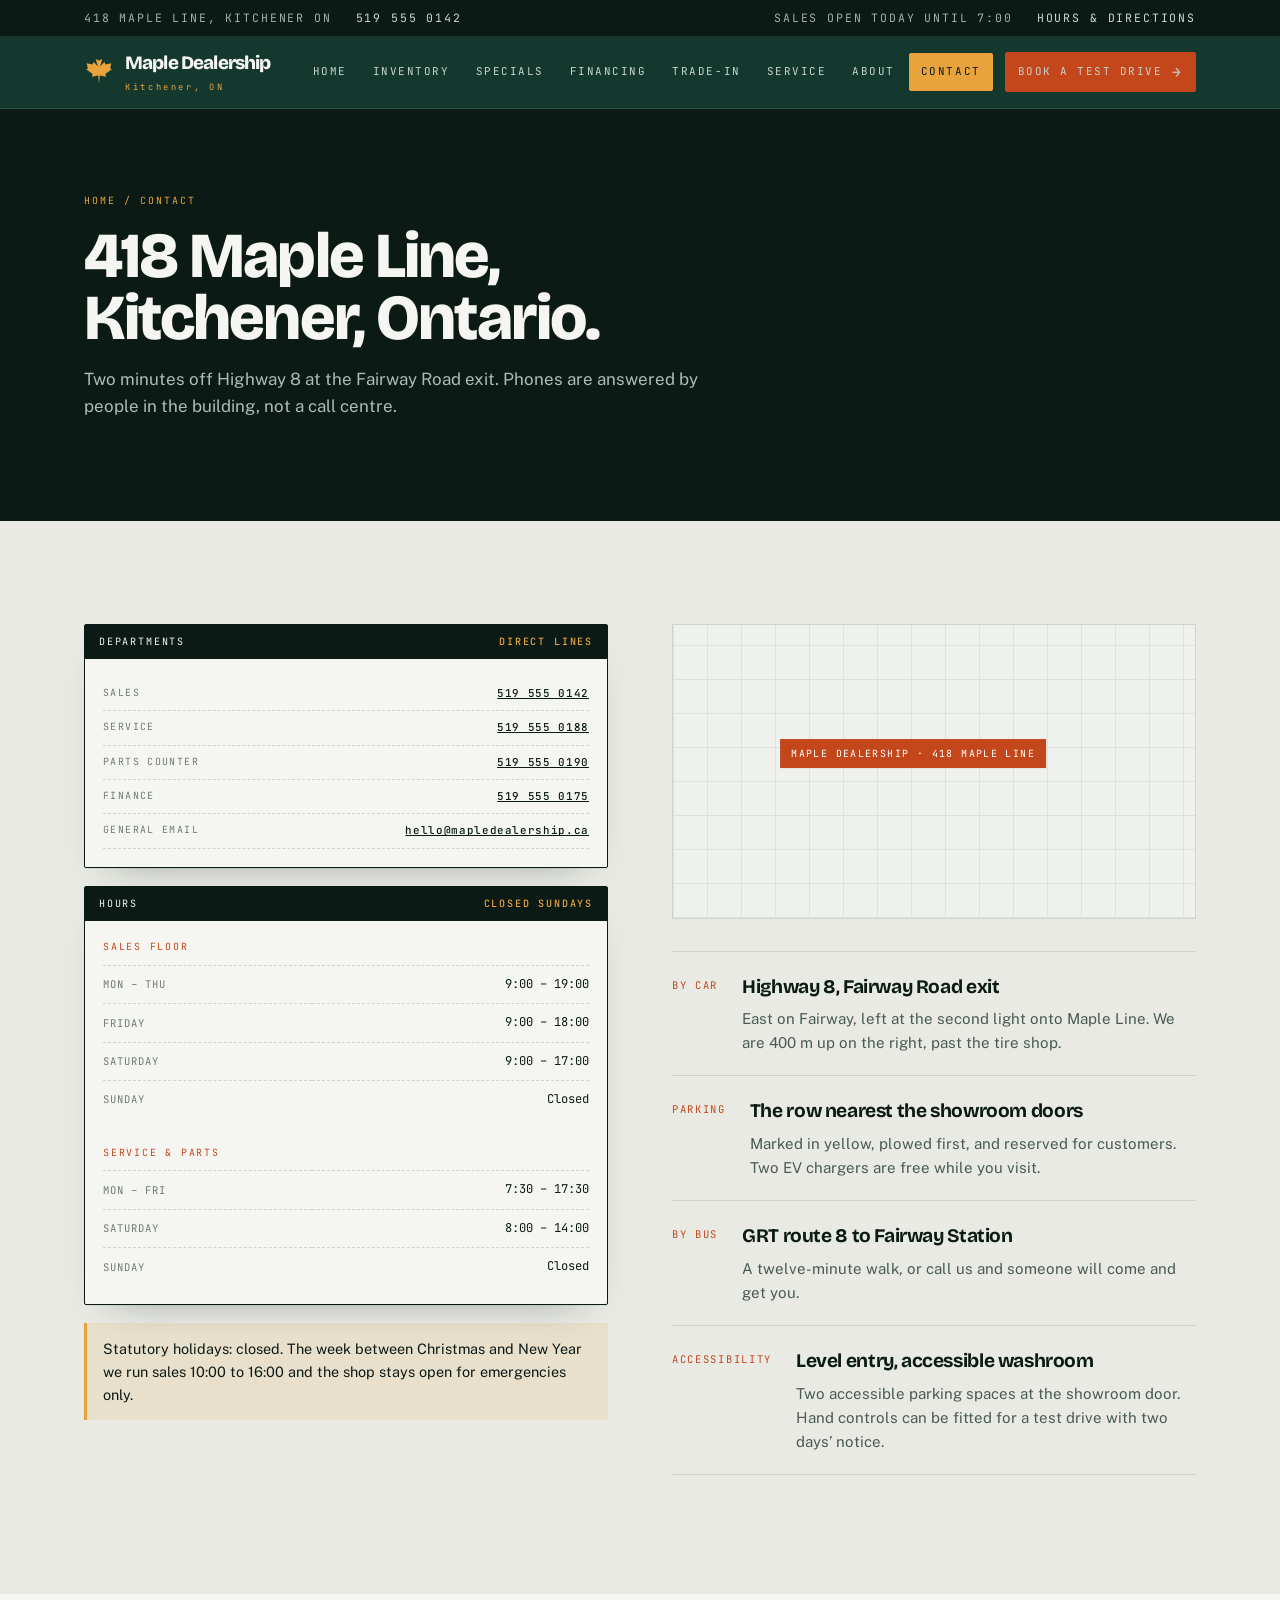
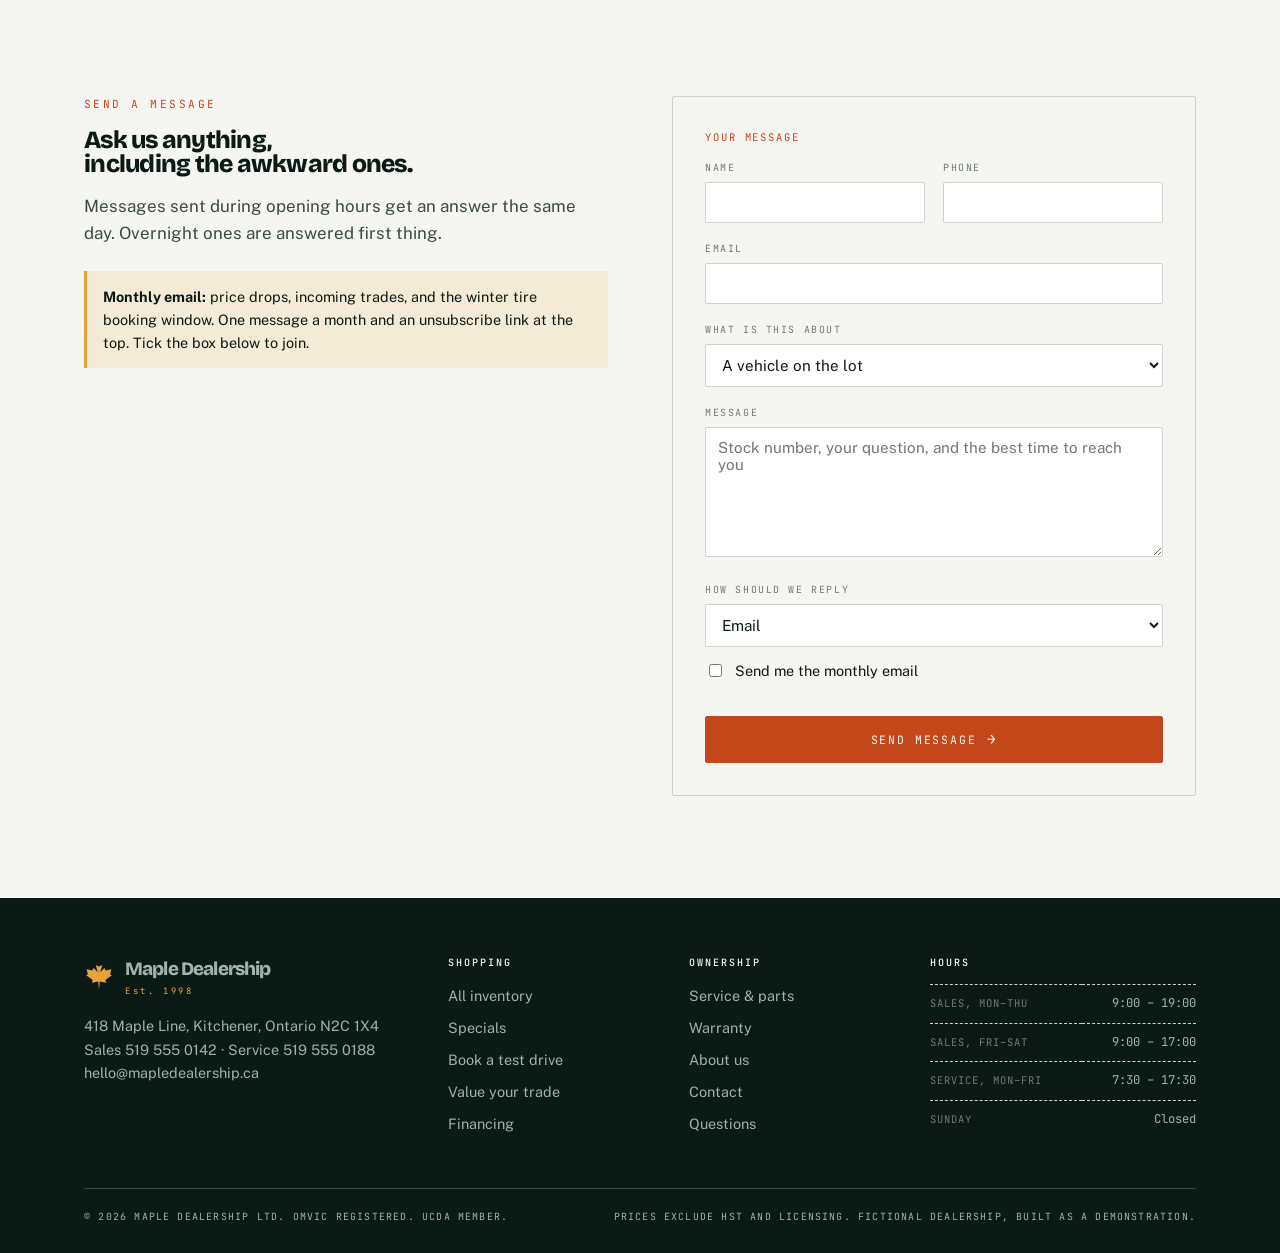
<file: contact.html>
<!DOCTYPE html>
<html lang="en-CA">
<head>
<meta charset="utf-8">
<meta name="viewport" content="width=device-width, initial-scale=1">
<title>Contact &amp; hours — Maple Dealership</title>
<meta name="description" content="Reach Maple Dealership in Kitchener: department phone numbers, hours, directions from Highway 8, and a message form.">
<link rel="preconnect" href="https://fonts.googleapis.com">
<link rel="preconnect" href="https://fonts.gstatic.com" crossorigin>
<link href="https://fonts.googleapis.com/css2?family=Bricolage+Grotesque:opsz,wght@12..96,600;12..96,800&family=Public+Sans:wght@400;500;600&family=JetBrains+Mono:wght@400;500&display=swap" rel="stylesheet">
<link rel="stylesheet" href="assets/css/styles.css">
</head>
<body>
<a class="skip" href="#main">Skip to content</a>

<div class="topbar mono">
  <div class="wrap topbar__in">
    <div class="topbar__set"><span>418 Maple Line, Kitchener ON</span><a href="tel:+15195550142">519 555 0142</a></div>
    <div class="topbar__set"><span>Sales open today until 7:00</span><a href="contact.html">Hours &amp; directions</a></div>
  </div>
</div>

<header class="masthead">
  <div class="wrap masthead__in">
    <a class="logo" href="index.html">
      <svg viewBox="0 0 100 100" aria-hidden="true"><path fill="#E8A33D" d="M50 90 L47.5 62 L26 66 L29 57 L7 41 L13 38 L9 21 L28 25 L32 17 L46 31 L39 7 L50 12 L61 7 L54 31 L68 17 L72 25 L91 21 L87 38 L93 41 L71 57 L74 66 L52.5 62 L50 90 Z"/></svg>
      <span><span class="logo__name">Maple Dealership</span><span class="logo__sub">Kitchener, ON</span></span>
    </a>
    <button class="navtoggle" aria-expanded="false" aria-controls="primary-nav">Menu</button>
    <nav class="nav" id="primary-nav" aria-label="Main">
      <a href="index.html">Home</a>
      <a href="inventory.html">Inventory</a>
      <a href="specials.html">Specials</a>
      <a href="financing.html">Financing</a>
      <a href="trade-in.html">Trade-in</a>
      <a href="service.html">Service</a>
      <a href="about.html">About</a>
      <a href="contact.html" aria-current="page">Contact</a>
      <a class="btn btn--maple nav__cta" href="test-drive.html">Book a test drive</a>
    </nav>
  </div>
</header>

<main id="main">
  <section class="pagehead">
    <div class="wrap">
      <p class="crumb"><a href="index.html">Home</a> / Contact</p>
      <h1>418 Maple Line,<br>Kitchener, Ontario.</h1>
      <p class="lede">Two minutes off Highway 8 at the Fairway Road exit. Phones are answered by people in the building, not a call centre.</p>
    </div>
  </section>

  <section class="section">
    <div class="wrap split split--start">
      <div class="stack">
        <div class="plate">
          <div class="plate__band"><span>Departments</span><b>Direct lines</b></div>
          <div class="plate__body"><div class="specrows" style="border-top:0;margin-top:0">
            <div><span>Sales</span><span><a href="tel:+15195550142">519 555 0142</a></span></div>
            <div><span>Service</span><span><a href="tel:+15195550188">519 555 0188</a></span></div>
            <div><span>Parts counter</span><span><a href="tel:+15195550190">519 555 0190</a></span></div>
            <div><span>Finance</span><span><a href="tel:+15195550175">519 555 0175</a></span></div>
            <div><span>General email</span><span><a href="mailto:hello@mapledealership.ca">hello@mapledealership.ca</a></span></div>
          </div></div>
        </div>

        <div class="plate">
          <div class="plate__band"><span>Hours</span><b>Closed Sundays</b></div>
          <div class="plate__body">
            <table class="hours"><caption>Sales floor</caption><tbody>
              <tr><td>Mon &ndash; Thu</td><td>9:00 &ndash; 19:00</td></tr>
              <tr><td>Friday</td><td>9:00 &ndash; 18:00</td></tr>
              <tr><td>Saturday</td><td>9:00 &ndash; 17:00</td></tr>
              <tr><td>Sunday</td><td>Closed</td></tr>
            </tbody></table>
            <table class="hours" style="margin-top:26px"><caption>Service &amp; parts</caption><tbody>
              <tr><td>Mon &ndash; Fri</td><td>7:30 &ndash; 17:30</td></tr>
              <tr><td>Saturday</td><td>8:00 &ndash; 14:00</td></tr>
              <tr><td>Sunday</td><td>Closed</td></tr>
            </tbody></table>
          </div>
        </div>

        <div class="note">Statutory holidays: closed. The week between Christmas and New Year we run sales 10:00 to 16:00 and the shop stays open for emergencies only.</div>
      </div>

      <div>
        <div class="map"><span class="map__pin">Maple Dealership &middot; 418 Maple Line</span></div>
        <dl class="deflist" style="margin-top:32px">
          <div><dt>By car</dt><dd><b>Highway 8, Fairway Road exit</b><p>East on Fairway, left at the second light onto Maple Line. We are 400 m up on the right, past the tire shop.</p></dd></div>
          <div><dt>Parking</dt><dd><b>The row nearest the showroom doors</b><p>Marked in yellow, plowed first, and reserved for customers. Two EV chargers are free while you visit.</p></dd></div>
          <div><dt>By bus</dt><dd><b>GRT route 8 to Fairway Station</b><p>A twelve-minute walk, or call us and someone will come and get you.</p></dd></div>
          <div><dt>Accessibility</dt><dd><b>Level entry, accessible washroom</b><p>Two accessible parking spaces at the showroom door. Hand controls can be fitted for a test drive with two days&rsquo; notice.</p></dd></div>
        </dl>
      </div>
    </div>
  </section>

  <section class="section section--paper">
    <div class="wrap split split--start">
      <div>
        <p class="eyebrow">Send a message</p>
        <h2>Ask us anything,<br>including the awkward ones.</h2>
        <p class="lede" style="margin-top:16px">Messages sent during opening hours get an answer the same day. Overnight ones are answered first thing.</p>
        <div class="note" style="margin-top:24px" id="newsletter">
          <b>Monthly email:</b> price drops, incoming trades, and the winter tire booking window. One message a month and an unsubscribe link at the top. Tick the box below to join.
        </div>
      </div>

      <form class="form" data-confirm>
        <fieldset>
          <legend>Your message</legend>
          <div class="form__grid">
            <label><span>Name</span><input name="name" required autocomplete="name"></label>
            <label><span>Phone</span><input type="tel" name="phone" autocomplete="tel"></label>
            <label class="span2"><span>Email</span><input type="email" name="email" required autocomplete="email"></label>
            <label class="span2"><span>What is this about</span><select name="topic">
              <option>A vehicle on the lot</option>
              <option>Finding a vehicle you do not have</option>
              <option>Financing</option>
              <option>A trade-in</option>
              <option>Service or parts</option>
              <option>A warranty claim</option>
              <option>A complaint</option>
              <option>Something else</option>
            </select></label>
            <label class="span2"><span>Message</span><textarea name="message" required placeholder="Stock number, your question, and the best time to reach you"></textarea></label>
            <label class="span2"><span>How should we reply</span><select name="reply"><option>Email</option><option>Phone call</option><option>Text message</option></select></label>
          </div>
          <label class="checkline" style="margin-top:12px"><input type="checkbox" name="news"><span>Send me the monthly email</span></label>
        </fieldset>
        <button class="btn btn--maple btn--wide" type="submit">Send message</button>
        <p class="formnote">Message sent. You will hear back the same day if we are open, and first thing tomorrow if we are not.</p>
      </form>
    </div>
  </section>
</main>

<footer class="footer">
  <div class="wrap">
    <div class="footer__grid">
      <div>
        <a class="logo" href="index.html" style="margin-bottom:16px">
          <svg viewBox="0 0 100 100" aria-hidden="true"><path fill="#E8A33D" d="M50 90 L47.5 62 L26 66 L29 57 L7 41 L13 38 L9 21 L28 25 L32 17 L46 31 L39 7 L50 12 L61 7 L54 31 L68 17 L72 25 L91 21 L87 38 L93 41 L71 57 L74 66 L52.5 62 L50 90 Z"/></svg>
          <span><span class="logo__name">Maple Dealership</span><span class="logo__sub">Est. 1998</span></span>
        </a>
        <p>418 Maple Line, Kitchener, Ontario&nbsp;N2C&nbsp;1X4<br>
        Sales <a href="tel:+15195550142">519 555 0142</a> &middot; Service <a href="tel:+15195550188">519 555 0188</a><br>
        <a href="mailto:hello@mapledealership.ca">hello@mapledealership.ca</a></p>
      </div>
      <div><h4>Shopping</h4><ul>
        <li><a href="inventory.html">All inventory</a></li><li><a href="specials.html">Specials</a></li>
        <li><a href="test-drive.html">Book a test drive</a></li><li><a href="trade-in.html">Value your trade</a></li>
        <li><a href="financing.html">Financing</a></li></ul></div>
      <div><h4>Ownership</h4><ul>
        <li><a href="service.html">Service &amp; parts</a></li><li><a href="service.html#warranty">Warranty</a></li>
        <li><a href="about.html">About us</a></li><li><a href="contact.html">Contact</a></li>
        <li><a href="faq.html">Questions</a></li></ul></div>
      <div><h4>Hours</h4>
        <table class="hours"><tbody>
          <tr><td>Sales, Mon&ndash;Thu</td><td>9:00 &ndash; 19:00</td></tr>
          <tr><td>Sales, Fri&ndash;Sat</td><td>9:00 &ndash; 17:00</td></tr>
          <tr><td>Service, Mon&ndash;Fri</td><td>7:30 &ndash; 17:30</td></tr>
          <tr><td>Sunday</td><td>Closed</td></tr>
        </tbody></table>
      </div>
    </div>
    <div class="footer__base">
      <span>&copy; <span data-year>2026</span> Maple Dealership Ltd. OMVIC registered. UCDA member.</span>
      <span>Prices exclude HST and licensing. Fictional dealership, built as a demonstration.</span>
    </div>
  </div>
</footer>

<script src="assets/js/site.js"></script>
<!-- SalesCloser Widget - Floating Button -->
<script src="https://18cfdf26.staging.proxmox.salescloser.ai/js/scwa-widget.js"
  data-agent-uuid="ed51da57-b4d7-4c94-9ef2-c2036f8b5a43"
  async></script>
</body>
</html>
</file>
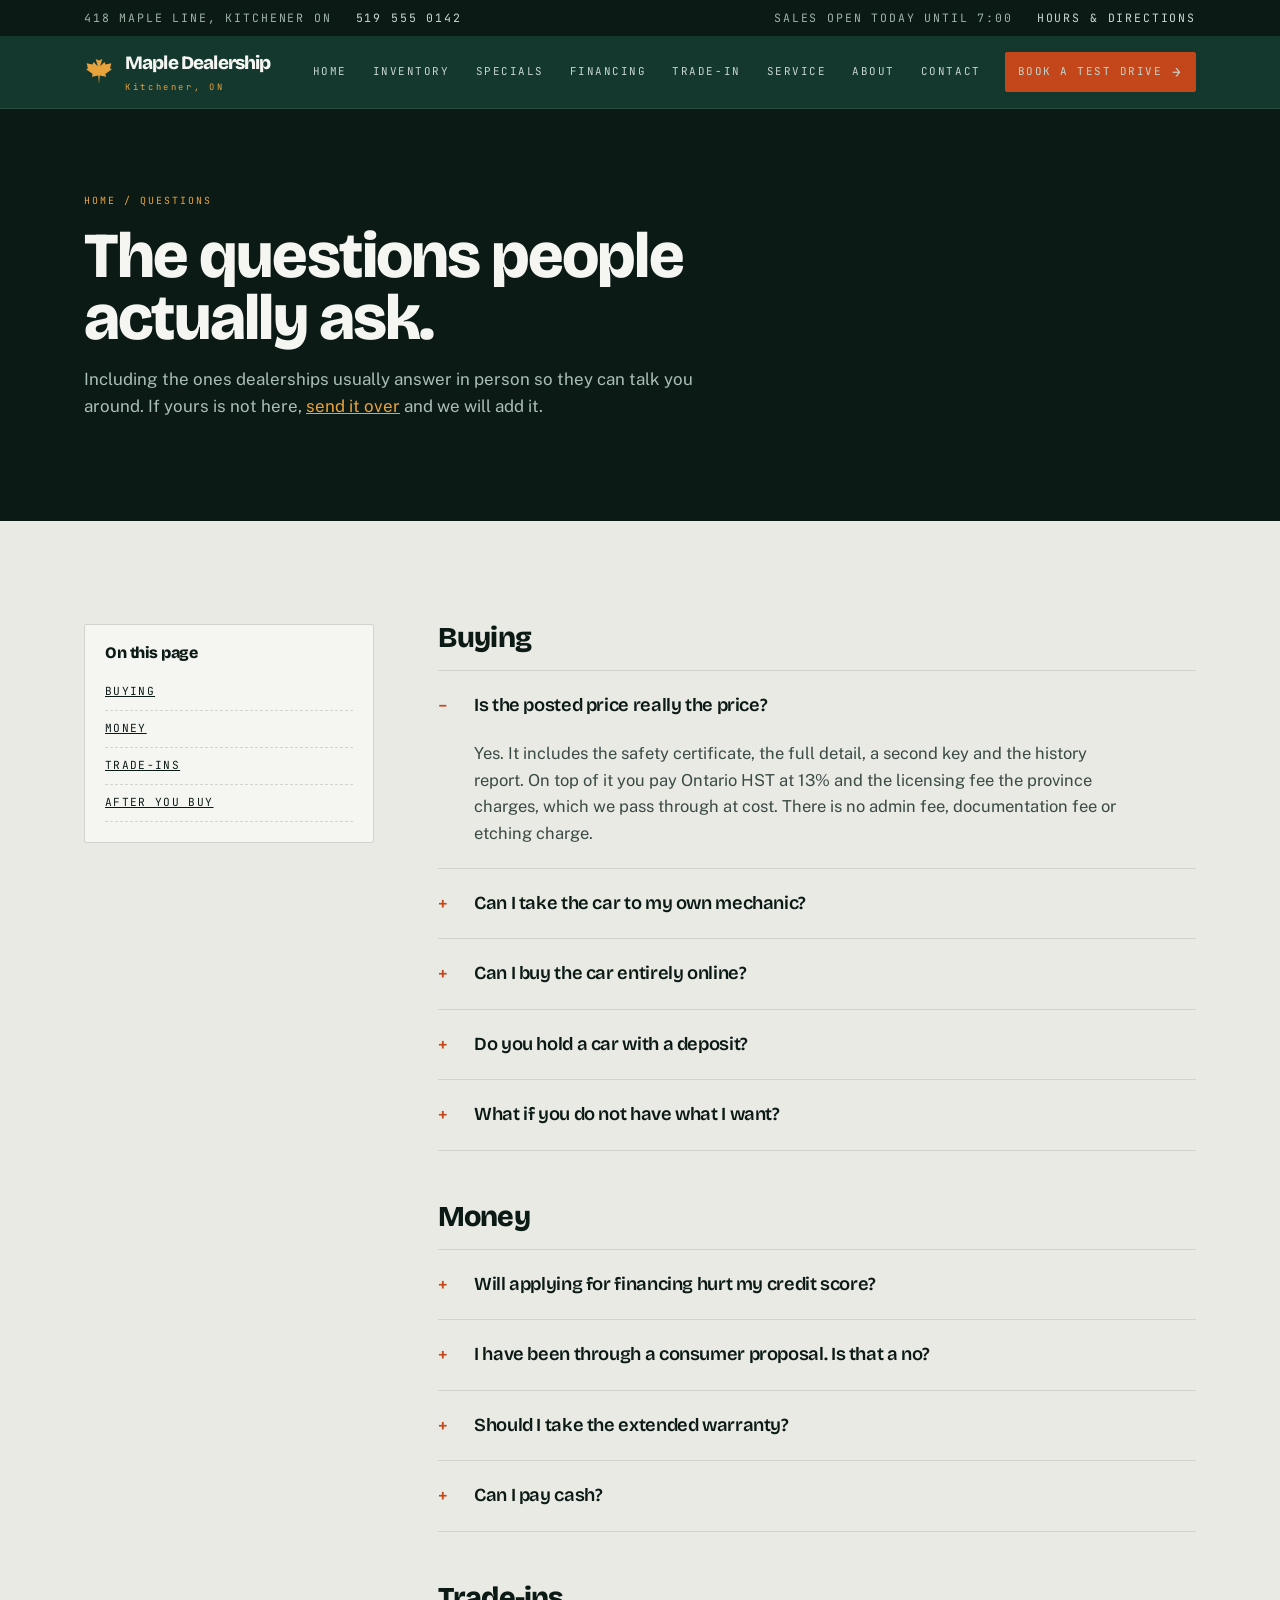
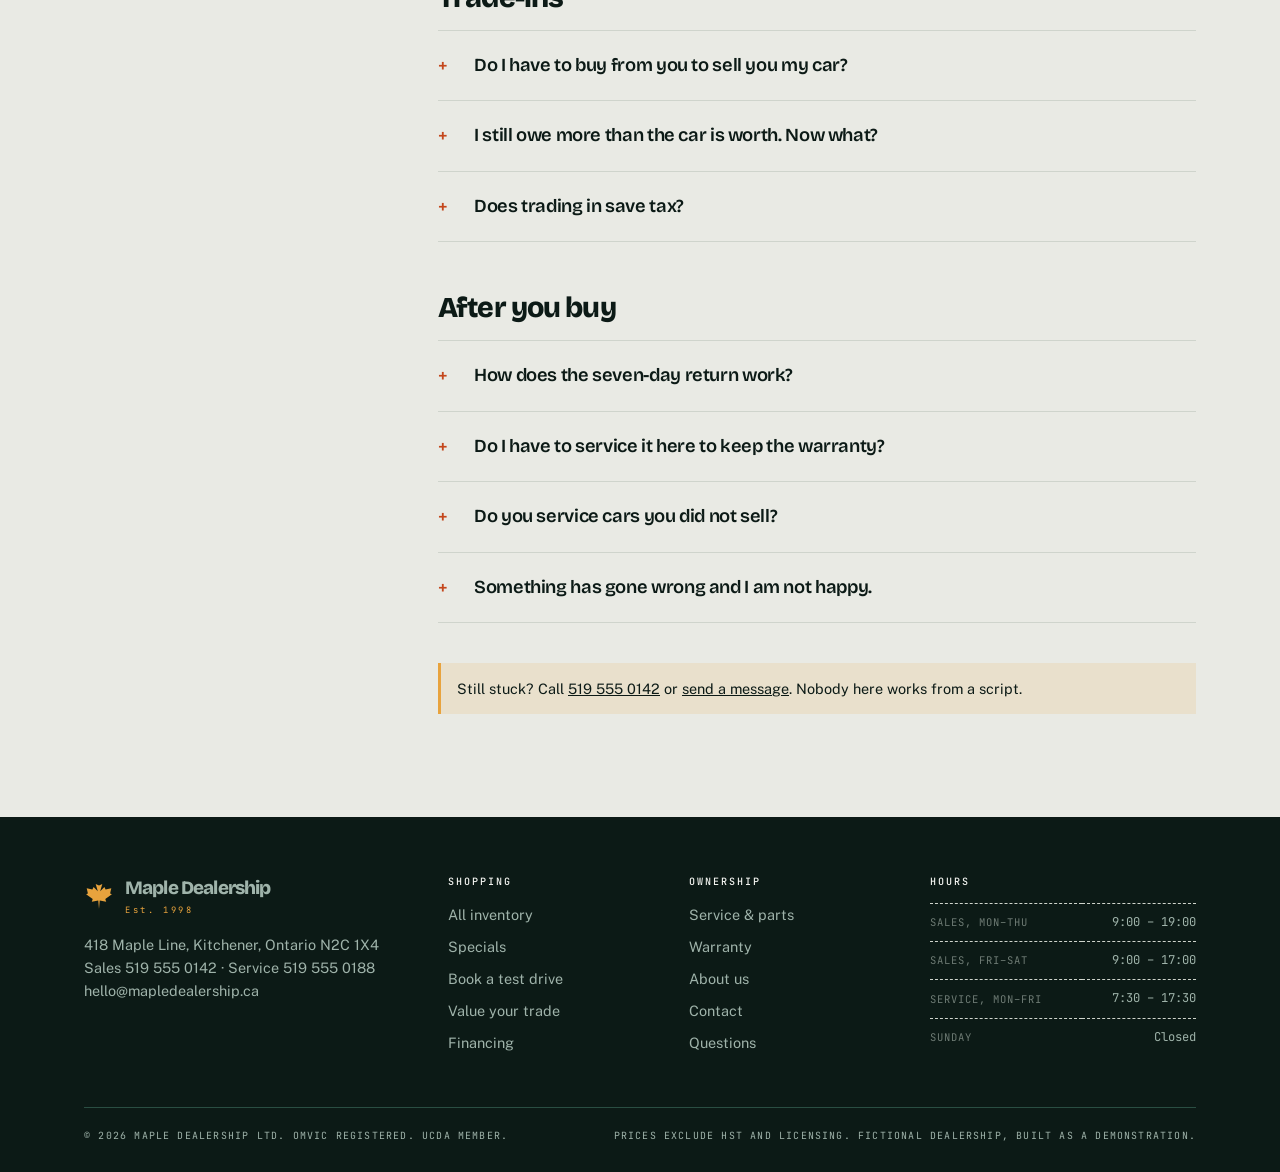
<file: faq.html>
<!DOCTYPE html>
<html lang="en-CA">
<head>
<meta charset="utf-8">
<meta name="viewport" content="width=device-width, initial-scale=1">
<title>Questions — Maple Dealership</title>
<meta name="description" content="Straight answers about buying, financing, trading in, servicing and returning a vehicle at Maple Dealership in Kitchener, Ontario.">
<link rel="preconnect" href="https://fonts.googleapis.com">
<link rel="preconnect" href="https://fonts.gstatic.com" crossorigin>
<link href="https://fonts.googleapis.com/css2?family=Bricolage+Grotesque:opsz,wght@12..96,600;12..96,800&family=Public+Sans:wght@400;500;600&family=JetBrains+Mono:wght@400;500&display=swap" rel="stylesheet">
<link rel="stylesheet" href="assets/css/styles.css">
<style>
  .qa{border-top:1px solid var(--line)}
  .qa details{border-bottom:1px solid var(--line)}
  .qa summary{cursor:pointer;list-style:none;padding:20px 0;display:flex;gap:20px;align-items:baseline;
    font-family:var(--display);font-weight:600;font-size:1.15rem;letter-spacing:-.02em}
  .qa summary::-webkit-details-marker{display:none}
  .qa summary::before{content:'+';font-family:var(--mono);font-size:1rem;color:var(--maple);flex:0 0 16px}
  .qa details[open] summary::before{content:'\2013'}
  .qa summary:hover{color:var(--maple)}
  .qa .answer{padding:0 0 22px 36px;max-width:70ch;color:#3A4A44}
  .qa .answer p:last-child{margin-bottom:0}
</style>
</head>
<body>
<a class="skip" href="#main">Skip to content</a>

<div class="topbar mono">
  <div class="wrap topbar__in">
    <div class="topbar__set"><span>418 Maple Line, Kitchener ON</span><a href="tel:+15195550142">519 555 0142</a></div>
    <div class="topbar__set"><span>Sales open today until 7:00</span><a href="contact.html">Hours &amp; directions</a></div>
  </div>
</div>

<header class="masthead">
  <div class="wrap masthead__in">
    <a class="logo" href="index.html">
      <svg viewBox="0 0 100 100" aria-hidden="true"><path fill="#E8A33D" d="M50 90 L47.5 62 L26 66 L29 57 L7 41 L13 38 L9 21 L28 25 L32 17 L46 31 L39 7 L50 12 L61 7 L54 31 L68 17 L72 25 L91 21 L87 38 L93 41 L71 57 L74 66 L52.5 62 L50 90 Z"/></svg>
      <span><span class="logo__name">Maple Dealership</span><span class="logo__sub">Kitchener, ON</span></span>
    </a>
    <button class="navtoggle" aria-expanded="false" aria-controls="primary-nav">Menu</button>
    <nav class="nav" id="primary-nav" aria-label="Main">
      <a href="index.html">Home</a>
      <a href="inventory.html">Inventory</a>
      <a href="specials.html">Specials</a>
      <a href="financing.html">Financing</a>
      <a href="trade-in.html">Trade-in</a>
      <a href="service.html">Service</a>
      <a href="about.html">About</a>
      <a href="contact.html">Contact</a>
      <a class="btn btn--maple nav__cta" href="test-drive.html">Book a test drive</a>
    </nav>
  </div>
</header>

<main id="main">
  <section class="pagehead">
    <div class="wrap">
      <p class="crumb"><a href="index.html">Home</a> / Questions</p>
      <h1>The questions people<br>actually ask.</h1>
      <p class="lede">Including the ones dealerships usually answer in person so they can talk you around. If yours is not here, <a href="contact.html" style="color:var(--syrup)">send it over</a> and we will add it.</p>
    </div>
  </section>

  <section class="section">
    <div class="wrap split--side split">
      <nav class="filters" aria-label="Sections">
        <h3>On this page</h3>
        <ul style="list-style:none;padding:0;margin:0;font-family:var(--mono);font-size:.7rem;letter-spacing:.12em;text-transform:uppercase">
          <li style="padding:9px 0;border-bottom:1px dashed var(--line)"><a href="#buying">Buying</a></li>
          <li style="padding:9px 0;border-bottom:1px dashed var(--line)"><a href="#money">Money</a></li>
          <li style="padding:9px 0;border-bottom:1px dashed var(--line)"><a href="#trade">Trade-ins</a></li>
          <li style="padding:9px 0;border-bottom:1px dashed var(--line)"><a href="#after">After you buy</a></li>
        </ul>
      </nav>

      <div>
        <h2 id="buying" style="font-size:1.8rem">Buying</h2>
        <div class="qa" style="margin-top:18px">
          <details open><summary>Is the posted price really the price?</summary>
            <div class="answer"><p>Yes. It includes the safety certificate, the full detail, a second key and the history report. On top of it you pay Ontario HST at 13% and the licensing fee the province charges, which we pass through at cost. There is no admin fee, documentation fee or etching charge.</p></div></details>
          <details><summary>Can I take the car to my own mechanic?</summary>
            <div class="answer"><p>Please do. Book a two-hour test drive slot and take it wherever you like inside Waterloo Region. We will send our inspection sheet along so your mechanic can check our work rather than repeat it.</p></div></details>
          <details><summary>Can I buy the car entirely online?</summary>
            <div class="answer"><p>You can do everything except the licence check. We will send the history report, the inspection sheet and a walkaround video, take a deposit by e-transfer, and deliver anywhere within 150 km. You still get seven days to change your mind once it is in your driveway.</p></div></details>
          <details><summary>Do you hold a car with a deposit?</summary>
            <div class="answer"><p>We hold it for 48 hours for free, no deposit. Beyond that we ask for $500, which is fully refundable until you sign the bill of sale.</p></div></details>
          <details><summary>What if you do not have what I want?</summary>
            <div class="answer"><p>Tell us the year, make, trim and budget. We buy at closed auction three days a week, inspect anything we bring in, and quote it to you before committing. If you do not like the car when it arrives, you owe us nothing.</p></div></details>
        </div>

        <h2 id="money" style="font-size:1.8rem;margin-top:52px">Money</h2>
        <div class="qa" style="margin-top:18px">
          <details><summary>Will applying for financing hurt my credit score?</summary>
            <div class="answer"><p>One application results in one hard enquiry. Canadian credit bureaus group auto enquiries made inside a fourteen-day window as a single event, which is why we shop all six lenders at once rather than one at a time.</p></div></details>
          <details><summary>I have been through a consumer proposal. Is that a no?</summary>
            <div class="answer"><p>No. Two of our lenders work specifically with rebuilt credit, typically between 12.9% and 19.9%. After twelve payments on time we can usually refinance you into a lower rate, and we will call you when that window opens rather than waiting for you to ask.</p></div></details>
          <details><summary>Should I take the extended warranty?</summary>
            <div class="answer"><p>Sometimes. It is usually worth it on a complex European car with an eight-speed automatic and air suspension, and usually a waste on a four-cylinder Corolla. Simran will tell you which one you are looking at, and you get the exclusion list to read before deciding.</p></div></details>
          <details><summary>Can I pay cash?</summary>
            <div class="answer"><p>Yes, by certified cheque, bank draft or e-transfer. Canadian reporting rules mean we cannot take more than $9,999 in physical cash on a single transaction.</p></div></details>
        </div>

        <h2 id="trade" style="font-size:1.8rem;margin-top:52px">Trade-ins</h2>
        <div class="qa" style="margin-top:18px">
          <details><summary>Do I have to buy from you to sell you my car?</summary>
            <div class="answer"><p>No. We buy cars outright and write a cheque. The offer is the same either way, so there is no hidden penalty for walking out with the money.</p></div></details>
          <details><summary>I still owe more than the car is worth. Now what?</summary>
            <div class="answer"><p>We pay the lender out directly and the shortfall is rolled into the new financing. We will show you exactly what that adds to the payment, and if it is a bad idea we will say so — sometimes the right advice is to keep the car another year.</p></div></details>
          <details><summary>Does trading in save tax?</summary>
            <div class="answer"><p>In Ontario, yes. You pay HST only on the difference between the vehicle price and your trade allowance. On a $38,995 vehicle with a $6,500 trade, that is $845 saved.</p></div></details>
        </div>

        <h2 id="after" style="font-size:1.8rem;margin-top:52px">After you buy</h2>
        <div class="qa" style="margin-top:18px">
          <details><summary>How does the seven-day return work?</summary>
            <div class="answer"><p>Bring it back inside seven days or 500 km, whichever comes first, undamaged and with the same fuel level. We refund the purchase price in full. The licensing fee is not refundable because the province keeps it.</p></div></details>
          <details><summary>Do I have to service it here to keep the warranty?</summary>
            <div class="answer"><p>No. Keep receipts from any licensed shop and your coverage stands. We would rather earn the work than require it.</p></div></details>
          <details><summary>Do you service cars you did not sell?</summary>
            <div class="answer"><p>Yes, any make. About four in ten cars in the shop on a given day came from somewhere else.</p></div></details>
          <details><summary>Something has gone wrong and I am not happy.</summary>
            <div class="answer"><p>Ask for Adaeze by name at <a href="tel:+15195550142">519 555 0142</a>. If we cannot sort it, you can escalate to OMVIC, the provincial regulator, and we will give you the file reference to do it.</p></div></details>
        </div>

        <div class="note" style="margin-top:40px">Still stuck? Call <a href="tel:+15195550142">519 555 0142</a> or <a href="contact.html">send a message</a>. Nobody here works from a script.</div>
      </div>
    </div>
  </section>
</main>

<footer class="footer">
  <div class="wrap">
    <div class="footer__grid">
      <div>
        <a class="logo" href="index.html" style="margin-bottom:16px">
          <svg viewBox="0 0 100 100" aria-hidden="true"><path fill="#E8A33D" d="M50 90 L47.5 62 L26 66 L29 57 L7 41 L13 38 L9 21 L28 25 L32 17 L46 31 L39 7 L50 12 L61 7 L54 31 L68 17 L72 25 L91 21 L87 38 L93 41 L71 57 L74 66 L52.5 62 L50 90 Z"/></svg>
          <span><span class="logo__name">Maple Dealership</span><span class="logo__sub">Est. 1998</span></span>
        </a>
        <p>418 Maple Line, Kitchener, Ontario&nbsp;N2C&nbsp;1X4<br>
        Sales <a href="tel:+15195550142">519 555 0142</a> &middot; Service <a href="tel:+15195550188">519 555 0188</a><br>
        <a href="mailto:hello@mapledealership.ca">hello@mapledealership.ca</a></p>
      </div>
      <div><h4>Shopping</h4><ul>
        <li><a href="inventory.html">All inventory</a></li><li><a href="specials.html">Specials</a></li>
        <li><a href="test-drive.html">Book a test drive</a></li><li><a href="trade-in.html">Value your trade</a></li>
        <li><a href="financing.html">Financing</a></li></ul></div>
      <div><h4>Ownership</h4><ul>
        <li><a href="service.html">Service &amp; parts</a></li><li><a href="service.html#warranty">Warranty</a></li>
        <li><a href="about.html">About us</a></li><li><a href="contact.html">Contact</a></li>
        <li><a href="faq.html">Questions</a></li></ul></div>
      <div><h4>Hours</h4>
        <table class="hours"><tbody>
          <tr><td>Sales, Mon&ndash;Thu</td><td>9:00 &ndash; 19:00</td></tr>
          <tr><td>Sales, Fri&ndash;Sat</td><td>9:00 &ndash; 17:00</td></tr>
          <tr><td>Service, Mon&ndash;Fri</td><td>7:30 &ndash; 17:30</td></tr>
          <tr><td>Sunday</td><td>Closed</td></tr>
        </tbody></table>
      </div>
    </div>
    <div class="footer__base">
      <span>&copy; <span data-year>2026</span> Maple Dealership Ltd. OMVIC registered. UCDA member.</span>
      <span>Prices exclude HST and licensing. Fictional dealership, built as a demonstration.</span>
    </div>
  </div>
</footer>

<script src="assets/js/site.js"></script>
<!-- SalesCloser Widget - Floating Button -->
<script src="https://18cfdf26.staging.proxmox.salescloser.ai/js/scwa-widget.js"
  data-agent-uuid="ed51da57-b4d7-4c94-9ef2-c2036f8b5a43"
  async></script>
</body>
</html>
</file>
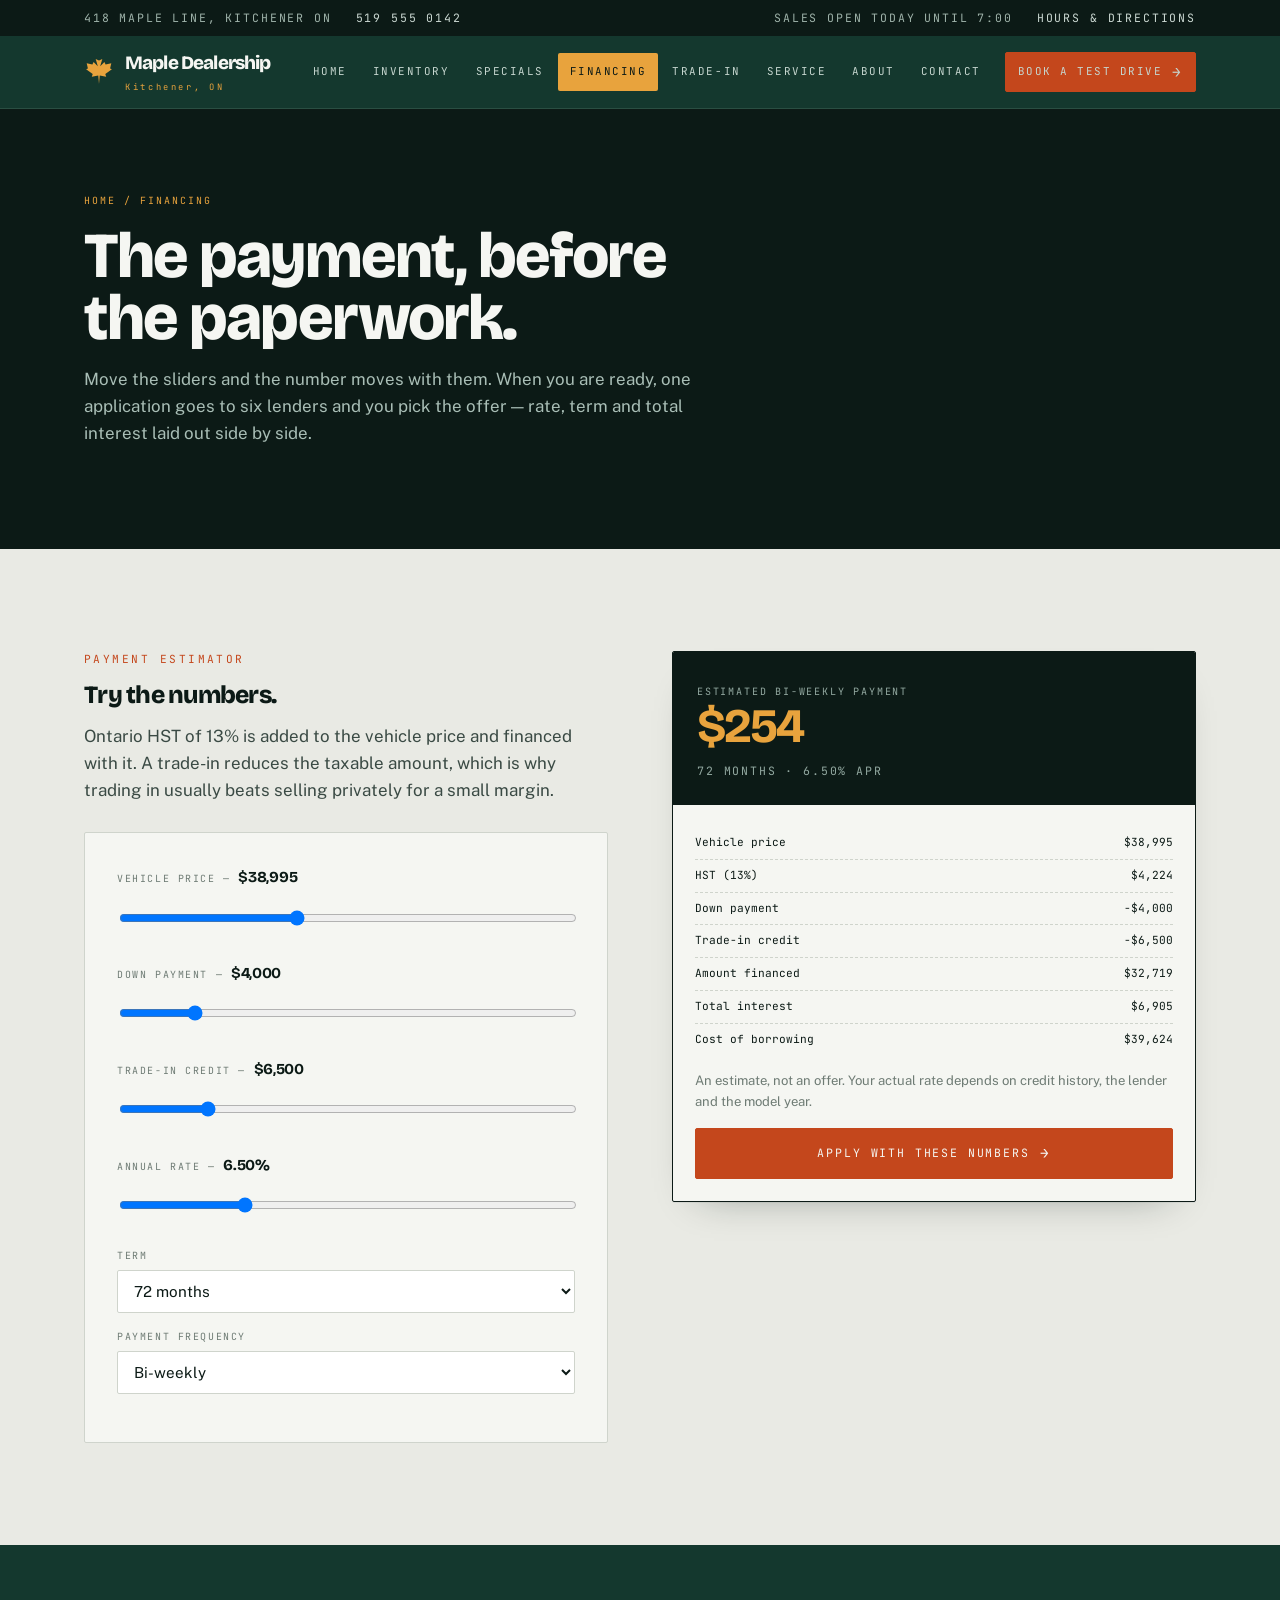
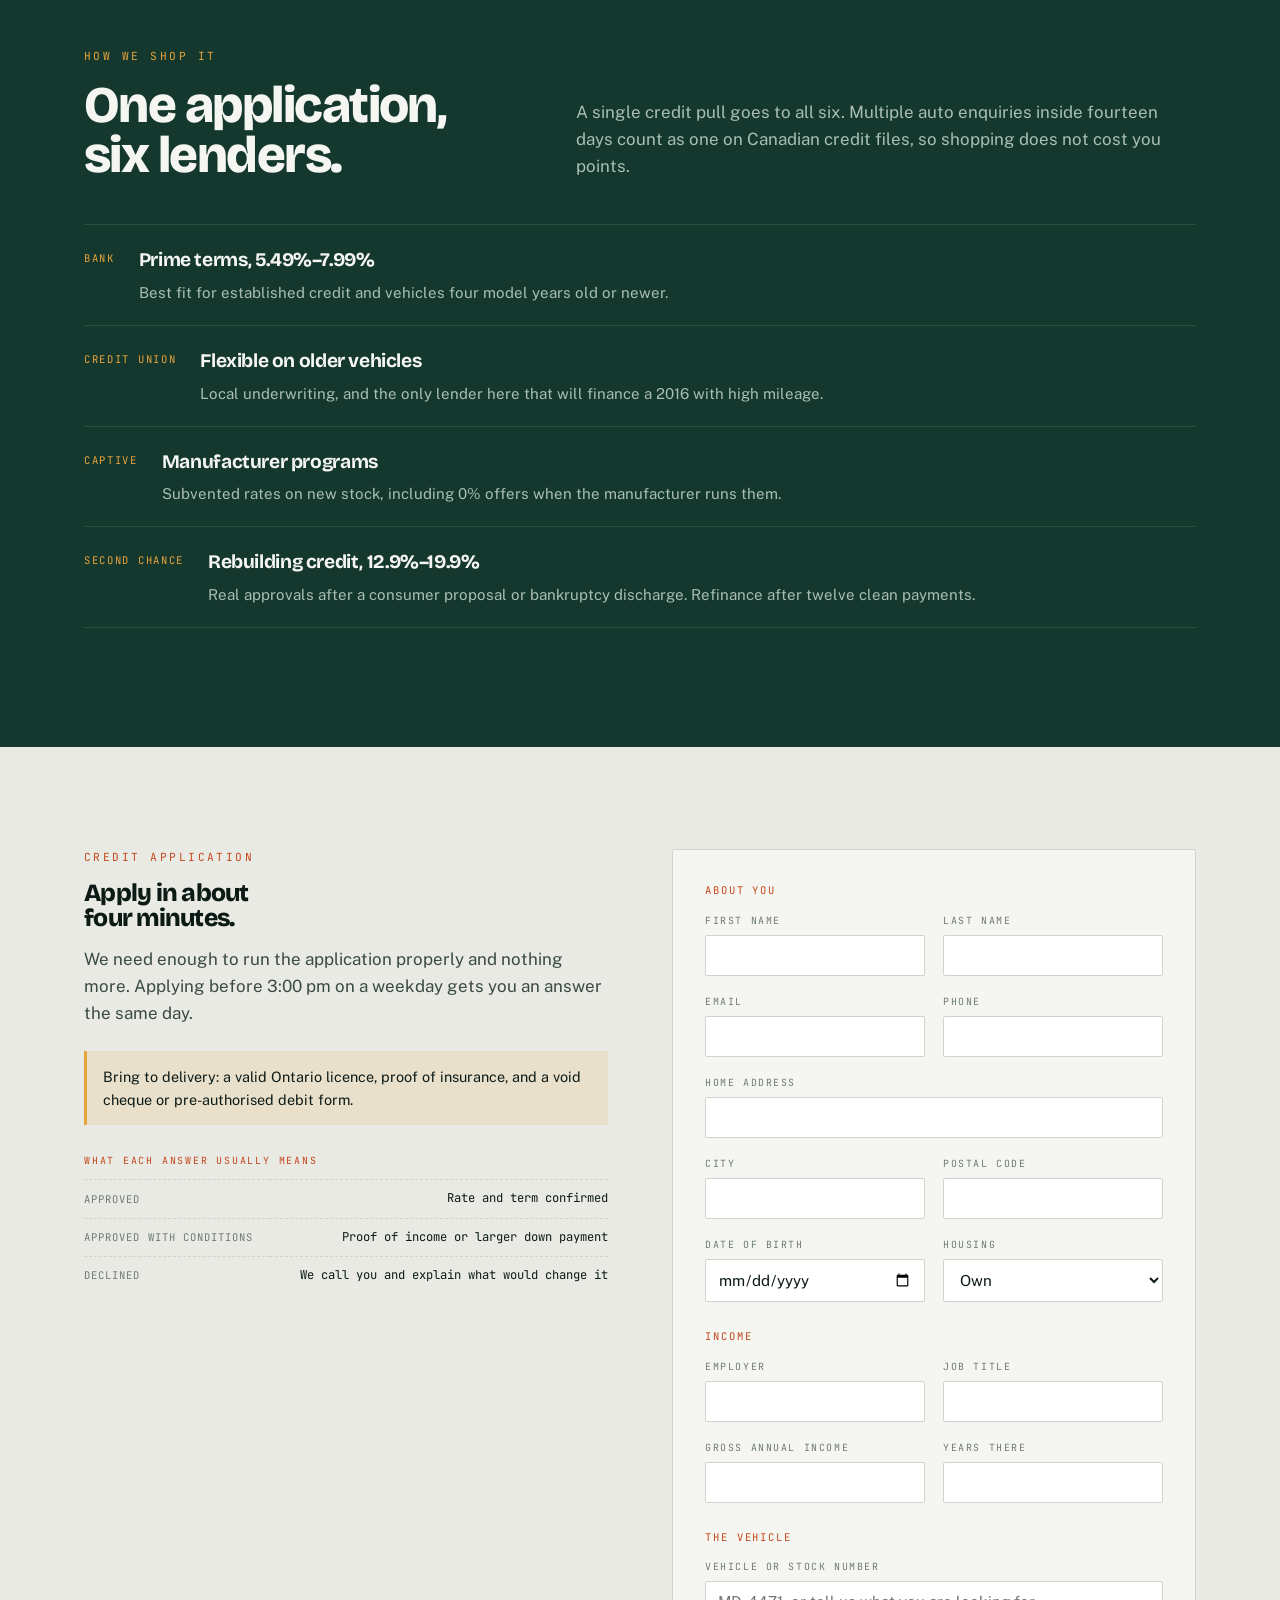
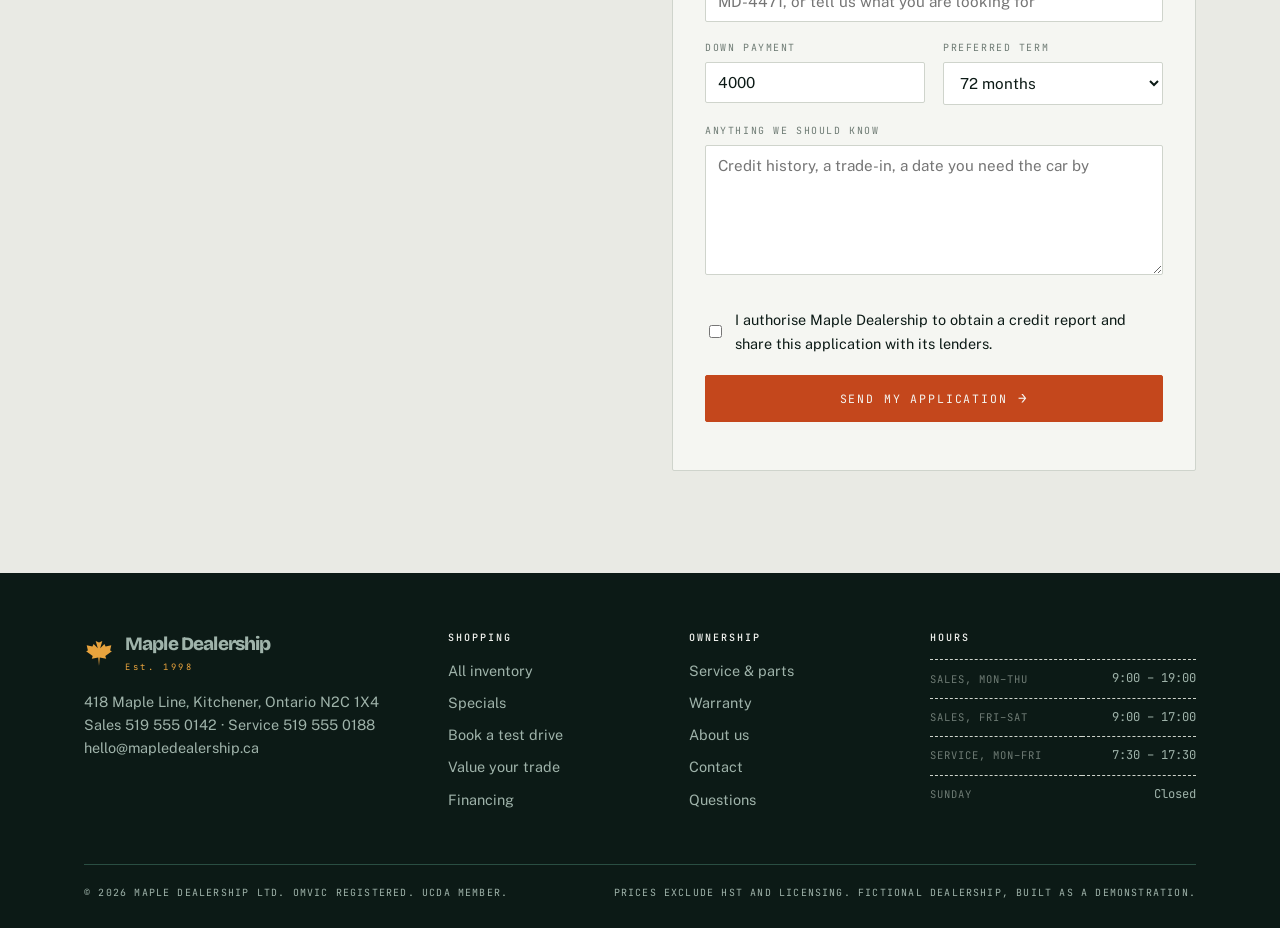
<file: financing.html>
<!DOCTYPE html>
<html lang="en-CA">
<head>
<meta charset="utf-8">
<meta name="viewport" content="width=device-width, initial-scale=1">
<title>Financing — Maple Dealership</title>
<meta name="description" content="Estimate your payment and apply for financing at Maple Dealership. Six lenders, same-day answers, and rates from 5.49% APR on approved credit.">
<link rel="preconnect" href="https://fonts.googleapis.com">
<link rel="preconnect" href="https://fonts.gstatic.com" crossorigin>
<link href="https://fonts.googleapis.com/css2?family=Bricolage+Grotesque:opsz,wght@12..96,600;12..96,800&family=Public+Sans:wght@400;500;600&family=JetBrains+Mono:wght@400;500&display=swap" rel="stylesheet">
<link rel="stylesheet" href="assets/css/styles.css">
</head>
<body>
<a class="skip" href="#main">Skip to content</a>

<div class="topbar mono">
  <div class="wrap topbar__in">
    <div class="topbar__set"><span>418 Maple Line, Kitchener ON</span><a href="tel:+15195550142">519 555 0142</a></div>
    <div class="topbar__set"><span>Sales open today until 7:00</span><a href="contact.html">Hours &amp; directions</a></div>
  </div>
</div>

<header class="masthead">
  <div class="wrap masthead__in">
    <a class="logo" href="index.html">
      <svg viewBox="0 0 100 100" aria-hidden="true"><path fill="#E8A33D" d="M50 90 L47.5 62 L26 66 L29 57 L7 41 L13 38 L9 21 L28 25 L32 17 L46 31 L39 7 L50 12 L61 7 L54 31 L68 17 L72 25 L91 21 L87 38 L93 41 L71 57 L74 66 L52.5 62 L50 90 Z"/></svg>
      <span><span class="logo__name">Maple Dealership</span><span class="logo__sub">Kitchener, ON</span></span>
    </a>
    <button class="navtoggle" aria-expanded="false" aria-controls="primary-nav">Menu</button>
    <nav class="nav" id="primary-nav" aria-label="Main">
      <a href="index.html">Home</a>
      <a href="inventory.html">Inventory</a>
      <a href="specials.html">Specials</a>
      <a href="financing.html" aria-current="page">Financing</a>
      <a href="trade-in.html">Trade-in</a>
      <a href="service.html">Service</a>
      <a href="about.html">About</a>
      <a href="contact.html">Contact</a>
      <a class="btn btn--maple nav__cta" href="test-drive.html">Book a test drive</a>
    </nav>
  </div>
</header>

<main id="main">
  <section class="pagehead">
    <div class="wrap">
      <p class="crumb"><a href="index.html">Home</a> / Financing</p>
      <h1>The payment, before<br>the paperwork.</h1>
      <p class="lede">Move the sliders and the number moves with them. When you are ready, one application goes to six lenders and you pick the offer &mdash; rate, term and total interest laid out side by side.</p>
    </div>
  </section>

  <!-- CALCULATOR -->
  <section class="section">
    <div class="wrap split split--start">
      <div>
        <p class="eyebrow">Payment estimator</p>
        <h2>Try the numbers.</h2>
        <p class="lede" style="margin-top:16px">Ontario HST of 13% is added to the vehicle price and financed with it. A trade-in reduces the taxable amount, which is why trading in usually beats selling privately for a small margin.</p>

        <form class="form" style="margin-top:28px" id="calc-form" onsubmit="return false">
          <label class="field"><span>Vehicle price &mdash; <b id="o-price">$38,995</b></span>
            <input type="range" id="i-price" min="8000" max="90000" step="5" value="38995"></label>
          <label class="field"><span>Down payment &mdash; <b id="o-down">$4,000</b></span>
            <input type="range" id="i-down" min="0" max="30000" step="250" value="4000"></label>
          <label class="field"><span>Trade-in credit &mdash; <b id="o-trade">$6,500</b></span>
            <input type="range" id="i-trade" min="0" max="40000" step="250" value="6500"></label>
          <label class="field"><span>Annual rate &mdash; <b id="o-rate">6.49%</b></span>
            <input type="range" id="i-rate" min="2" max="19.9" step="0.1" value="6.49"></label>
          <label class="field"><span>Term</span>
            <select id="i-term">
              <option value="36">36 months</option><option value="48">48 months</option>
              <option value="60">60 months</option><option value="72" selected>72 months</option>
              <option value="84">84 months</option>
            </select></label>
          <label class="field"><span>Payment frequency</span>
            <select id="i-freq"><option value="26" selected>Bi-weekly</option><option value="12">Monthly</option><option value="52">Weekly</option></select></label>
        </form>
      </div>

      <div class="calc" style="position:sticky;top:96px">
        <div class="calc__out">
          <span id="o-freq-label">Estimated bi-weekly payment</span>
          <b id="o-payment">$246</b>
          <p class="mono" style="margin:12px 0 0;color:#93A9A1" id="o-summary">72 months &middot; 6.49% APR</p>
        </div>
        <div class="calc__in">
          <div class="calc__row"><span>Vehicle price</span><span id="o-r-price">$38,995</span></div>
          <div class="calc__row"><span>HST (13%)</span><span id="o-r-tax">$5,069</span></div>
          <div class="calc__row"><span>Down payment</span><span id="o-r-down">&minus;$4,000</span></div>
          <div class="calc__row"><span>Trade-in credit</span><span id="o-r-trade">&minus;$6,500</span></div>
          <div class="calc__row"><span>Amount financed</span><span id="o-r-fin">$33,564</span></div>
          <div class="calc__row"><span>Total interest</span><span id="o-r-int">$7,010</span></div>
          <div class="calc__row" style="border:0"><span>Cost of borrowing</span><span id="o-r-total">$40,574</span></div>
          <p class="hint" style="margin:14px 0 16px">An estimate, not an offer. Your actual rate depends on credit history, the lender and the model year.</p>
          <a class="btn btn--maple btn--wide" href="#apply">Apply with these numbers</a>
        </div>
      </div>
    </div>
  </section>

  <!-- LENDERS -->
  <section class="section section--dark">
    <div class="wrap">
      <div class="sec-head">
        <div><p class="eyebrow eyebrow--light">How we shop it</p><h2>One application,<br>six lenders.</h2></div>
        <p class="lede" style="margin:0">A single credit pull goes to all six. Multiple auto enquiries inside fourteen days count as one on Canadian credit files, so shopping does not cost you points.</p>
      </div>
      <dl class="deflist">
        <div><dt>Bank</dt><dd><b>Prime terms, 5.49%&ndash;7.99%</b><p>Best fit for established credit and vehicles four model years old or newer.</p></dd></div>
        <div><dt>Credit union</dt><dd><b>Flexible on older vehicles</b><p>Local underwriting, and the only lender here that will finance a 2016 with high mileage.</p></dd></div>
        <div><dt>Captive</dt><dd><b>Manufacturer programs</b><p>Subvented rates on new stock, including 0% offers when the manufacturer runs them.</p></dd></div>
        <div><dt>Second chance</dt><dd><b>Rebuilding credit, 12.9%&ndash;19.9%</b><p>Real approvals after a consumer proposal or bankruptcy discharge. Refinance after twelve clean payments.</p></dd></div>
      </dl>
    </div>
  </section>

  <!-- APPLICATION -->
  <section class="section" id="apply">
    <div class="wrap split split--start">
      <div>
        <p class="eyebrow">Credit application</p>
        <h2>Apply in about<br>four minutes.</h2>
        <p class="lede" style="margin-top:16px">We need enough to run the application properly and nothing more. Applying before 3:00 pm on a weekday gets you an answer the same day.</p>
        <div class="note" style="margin-top:24px">Bring to delivery: a valid Ontario licence, proof of insurance, and a void cheque or pre-authorised debit form.</div>
        <table class="hours" style="margin-top:28px">
          <caption>What each answer usually means</caption>
          <tbody>
            <tr><td>Approved</td><td>Rate and term confirmed</td></tr>
            <tr><td>Approved with conditions</td><td>Proof of income or larger down payment</td></tr>
            <tr><td>Declined</td><td>We call you and explain what would change it</td></tr>
          </tbody>
        </table>
      </div>

      <form class="form" data-confirm>
        <fieldset>
          <legend>About you</legend>
          <div class="form__grid">
            <label><span>First name</span><input name="first" required autocomplete="given-name"></label>
            <label><span>Last name</span><input name="last" required autocomplete="family-name"></label>
            <label><span>Email</span><input type="email" name="email" required autocomplete="email"></label>
            <label><span>Phone</span><input type="tel" name="phone" required autocomplete="tel"></label>
            <label class="span2"><span>Home address</span><input name="address" required autocomplete="street-address"></label>
            <label><span>City</span><input name="city" required autocomplete="address-level2"></label>
            <label><span>Postal code</span><input name="postal" required autocomplete="postal-code"></label>
            <label><span>Date of birth</span><input type="date" name="dob" required></label>
            <label><span>Housing</span><select name="housing"><option>Own</option><option>Rent</option><option>Live with family</option></select></label>
          </div>
        </fieldset>

        <fieldset>
          <legend>Income</legend>
          <div class="form__grid">
            <label><span>Employer</span><input name="employer" required></label>
            <label><span>Job title</span><input name="title" required></label>
            <label><span>Gross annual income</span><input type="number" name="income" min="0" step="1000" required></label>
            <label><span>Years there</span><input type="number" name="tenure" min="0" step="0.5" required></label>
          </div>
        </fieldset>

        <fieldset>
          <legend>The vehicle</legend>
          <div class="form__grid">
            <label class="span2"><span>Vehicle or stock number</span><input name="vehicle" placeholder="MD-4471, or tell us what you are looking for"></label>
            <label><span>Down payment</span><input type="number" name="down" min="0" step="100" value="4000"></label>
            <label><span>Preferred term</span><select name="term"><option>48 months</option><option>60 months</option><option selected>72 months</option><option>84 months</option></select></label>
            <label class="span2"><span>Anything we should know</span><textarea name="notes" placeholder="Credit history, a trade-in, a date you need the car by"></textarea></label>
          </div>
        </fieldset>

        <label class="checkline"><input type="checkbox" name="consent" required><span>I authorise Maple Dealership to obtain a credit report and share this application with its lenders.</span></label>
        <p style="margin-top:20px"><button class="btn btn--maple btn--wide" type="submit">Send my application</button></p>
        <p class="formnote">Application received. A finance manager will call you at the number above within one business hour.</p>
      </form>
    </div>
  </section>
</main>

<footer class="footer">
  <div class="wrap">
    <div class="footer__grid">
      <div>
        <a class="logo" href="index.html" style="margin-bottom:16px">
          <svg viewBox="0 0 100 100" aria-hidden="true"><path fill="#E8A33D" d="M50 90 L47.5 62 L26 66 L29 57 L7 41 L13 38 L9 21 L28 25 L32 17 L46 31 L39 7 L50 12 L61 7 L54 31 L68 17 L72 25 L91 21 L87 38 L93 41 L71 57 L74 66 L52.5 62 L50 90 Z"/></svg>
          <span><span class="logo__name">Maple Dealership</span><span class="logo__sub">Est. 1998</span></span>
        </a>
        <p>418 Maple Line, Kitchener, Ontario&nbsp;N2C&nbsp;1X4<br>
        Sales <a href="tel:+15195550142">519 555 0142</a> &middot; Service <a href="tel:+15195550188">519 555 0188</a><br>
        <a href="mailto:hello@mapledealership.ca">hello@mapledealership.ca</a></p>
      </div>
      <div><h4>Shopping</h4><ul>
        <li><a href="inventory.html">All inventory</a></li><li><a href="specials.html">Specials</a></li>
        <li><a href="test-drive.html">Book a test drive</a></li><li><a href="trade-in.html">Value your trade</a></li>
        <li><a href="financing.html">Financing</a></li></ul></div>
      <div><h4>Ownership</h4><ul>
        <li><a href="service.html">Service &amp; parts</a></li><li><a href="service.html#warranty">Warranty</a></li>
        <li><a href="about.html">About us</a></li><li><a href="contact.html">Contact</a></li>
        <li><a href="faq.html">Questions</a></li></ul></div>
      <div><h4>Hours</h4>
        <table class="hours"><tbody>
          <tr><td>Sales, Mon&ndash;Thu</td><td>9:00 &ndash; 19:00</td></tr>
          <tr><td>Sales, Fri&ndash;Sat</td><td>9:00 &ndash; 17:00</td></tr>
          <tr><td>Service, Mon&ndash;Fri</td><td>7:30 &ndash; 17:30</td></tr>
          <tr><td>Sunday</td><td>Closed</td></tr>
        </tbody></table>
      </div>
    </div>
    <div class="footer__base">
      <span>&copy; <span data-year>2026</span> Maple Dealership Ltd. OMVIC registered. UCDA member.</span>
      <span>Prices exclude HST and licensing. Fictional dealership, built as a demonstration.</span>
    </div>
  </div>
</footer>

<script src="assets/js/site.js"></script>
<script>
(function () {
  var money = window.MAPLE_FMT.money;
  var el = function (i) { return document.getElementById(i); };
  var LABEL = { 26: 'bi-weekly', 12: 'monthly', 52: 'weekly' };

  function calc() {
    var price = +el('i-price').value, down = +el('i-down').value, trade = +el('i-trade').value;
    var rate = +el('i-rate').value, term = +el('i-term').value, freq = +el('i-freq').value;

    var tax = Math.round((price - trade) * 0.13);          /* trade reduces taxable amount */
    var financed = Math.max(0, price + tax - down - trade);
    var r = rate / 100 / freq, n = term / 12 * freq;
    var pay = r > 0 ? financed * r / (1 - Math.pow(1 + r, -n)) : financed / n;
    pay = Math.round(pay);
    var interest = Math.max(0, Math.round(pay * n - financed));

    el('o-price').textContent = money(price);
    el('o-down').textContent = money(down);
    el('o-trade').textContent = money(trade);
    el('o-rate').textContent = rate.toFixed(2) + '%';
    el('o-payment').textContent = money(pay);
    el('o-freq-label').textContent = 'Estimated ' + LABEL[freq] + ' payment';
    el('o-summary').textContent = term + ' months · ' + rate.toFixed(2) + '% APR';
    el('o-r-price').textContent = money(price);
    el('o-r-tax').textContent = money(tax);
    el('o-r-down').textContent = '−' + money(down);
    el('o-r-trade').textContent = '−' + money(trade);
    el('o-r-fin').textContent = money(financed);
    el('o-r-int').textContent = money(interest);
    el('o-r-total').textContent = money(financed + interest);
  }

  el('calc-form').addEventListener('input', calc);
  el('calc-form').addEventListener('change', calc);
  calc();
})();
</script>
<!-- SalesCloser Widget - Floating Button -->
<script src="https://18cfdf26.staging.proxmox.salescloser.ai/js/scwa-widget.js"
  data-agent-uuid="ed51da57-b4d7-4c94-9ef2-c2036f8b5a43"
  async></script>
</body>
</html>
</file>
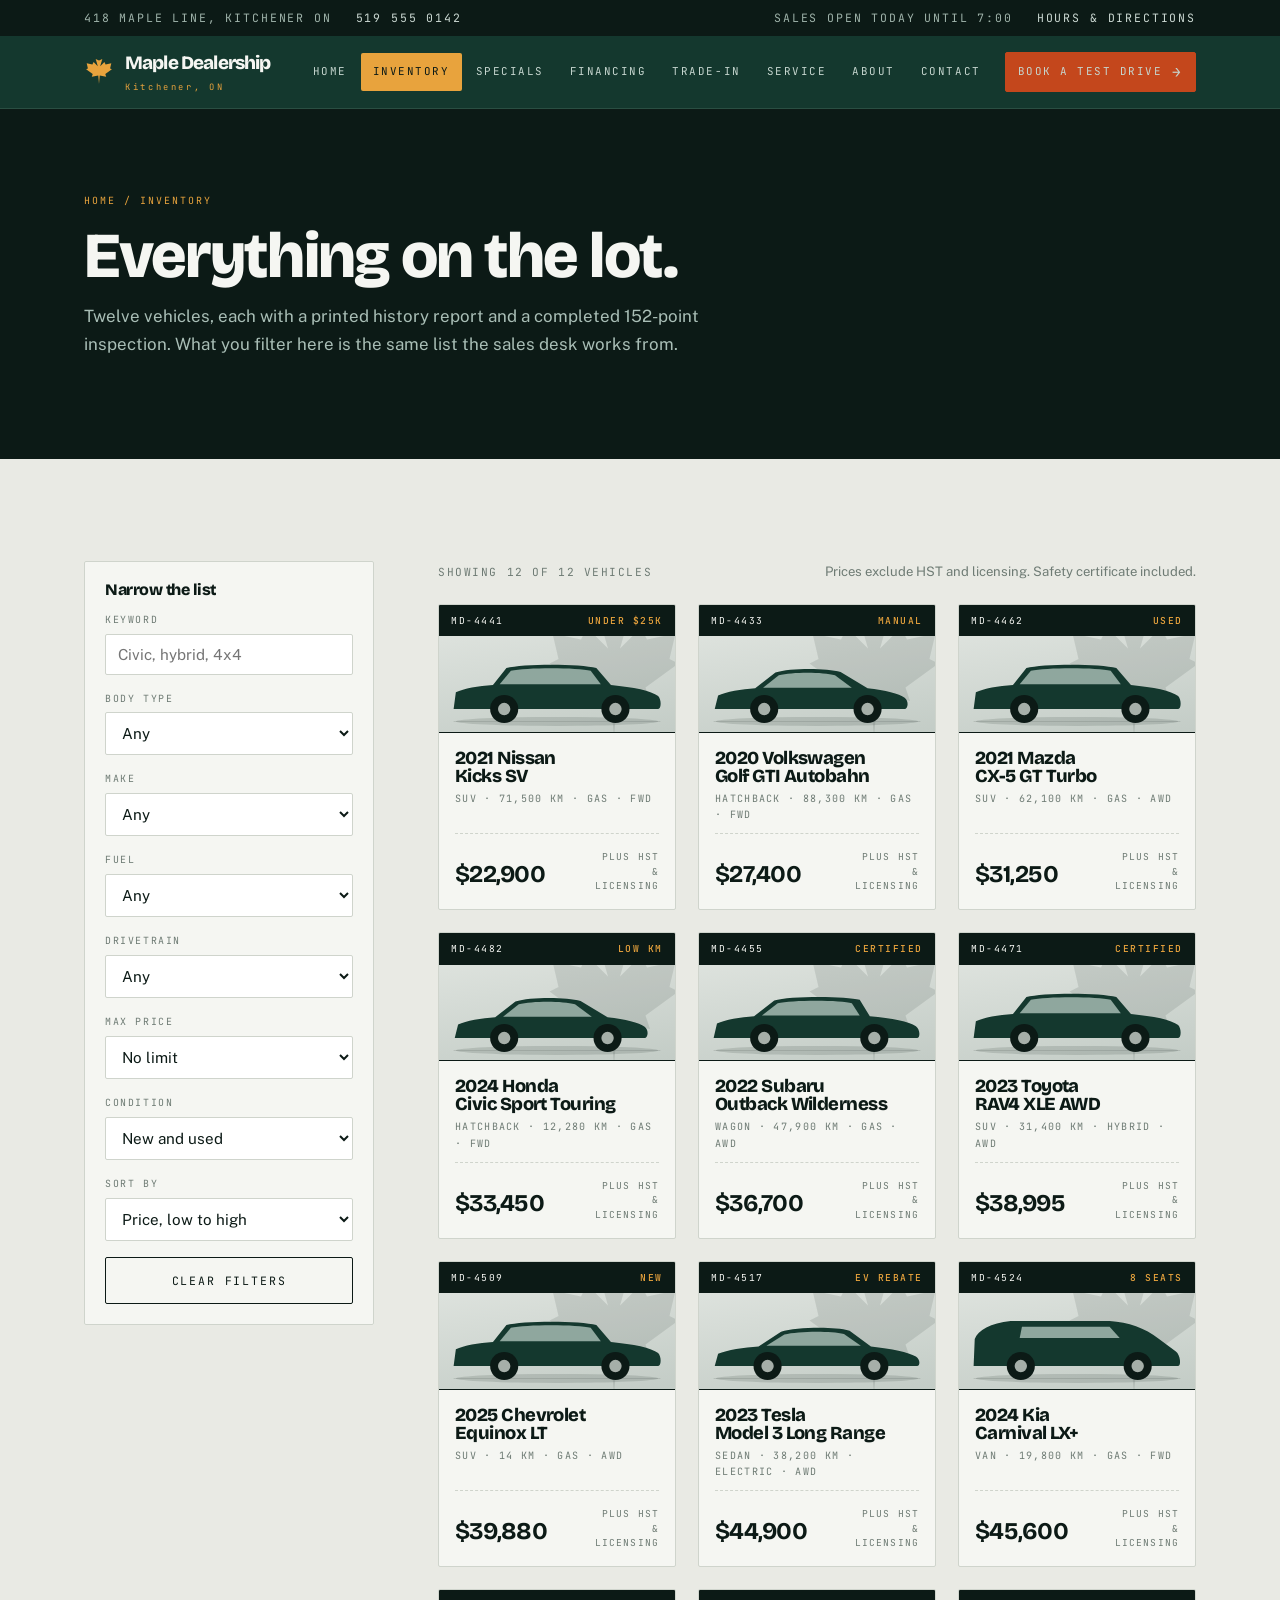
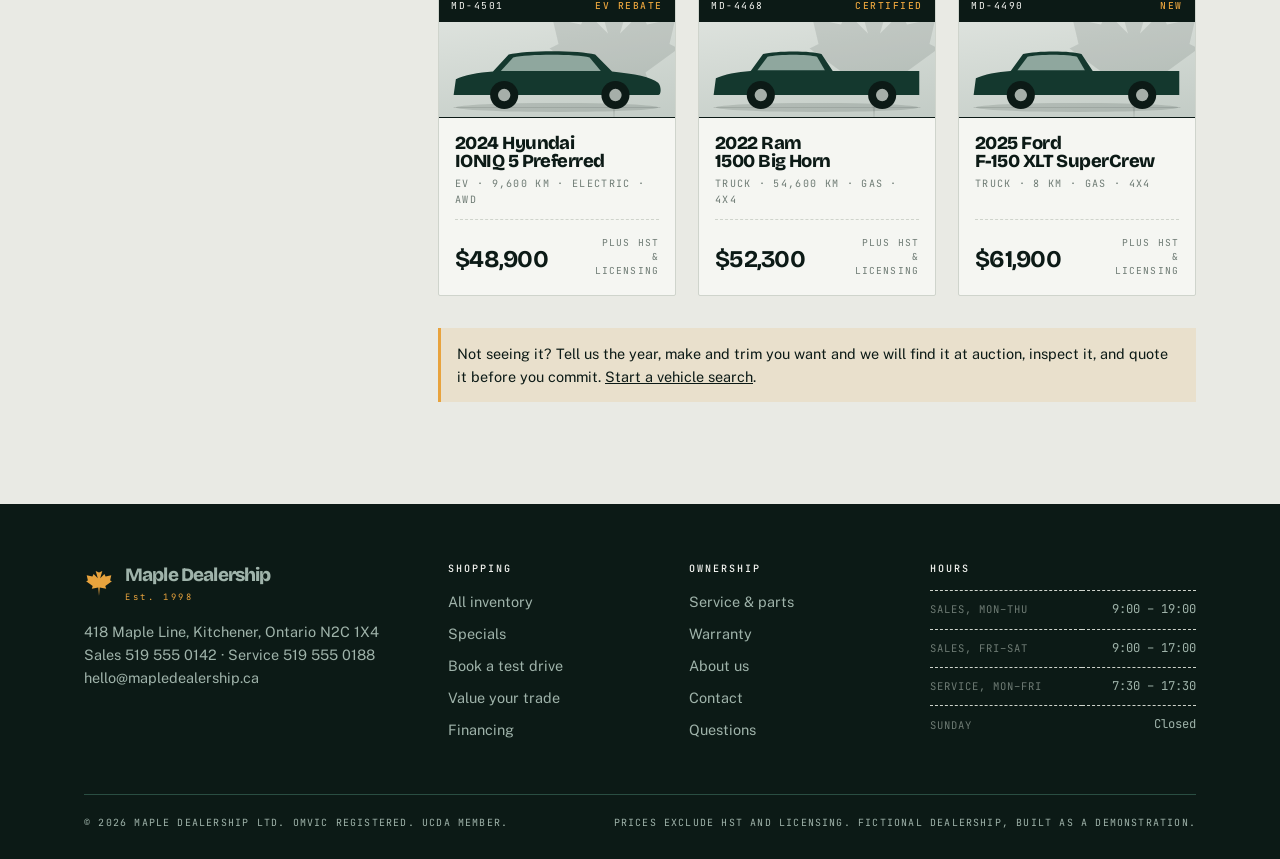
<file: inventory.html>
<!DOCTYPE html>
<html lang="en-CA">
<head>
<meta charset="utf-8">
<meta name="viewport" content="width=device-width, initial-scale=1">
<title>Inventory — Maple Dealership</title>
<meta name="description" content="Every new and used car, truck, SUV, van and EV on the lot at Maple Dealership in Kitchener, Ontario. Filter by body type, make, price, fuel and drivetrain.">
<link rel="preconnect" href="https://fonts.googleapis.com">
<link rel="preconnect" href="https://fonts.gstatic.com" crossorigin>
<link href="https://fonts.googleapis.com/css2?family=Bricolage+Grotesque:opsz,wght@12..96,600;12..96,800&family=Public+Sans:wght@400;500;600&family=JetBrains+Mono:wght@400;500&display=swap" rel="stylesheet">
<link rel="stylesheet" href="assets/css/styles.css">
</head>
<body>
<a class="skip" href="#main">Skip to content</a>

<div class="topbar mono">
  <div class="wrap topbar__in">
    <div class="topbar__set"><span>418 Maple Line, Kitchener ON</span><a href="tel:+15195550142">519 555 0142</a></div>
    <div class="topbar__set"><span>Sales open today until 7:00</span><a href="contact.html">Hours &amp; directions</a></div>
  </div>
</div>

<header class="masthead">
  <div class="wrap masthead__in">
    <a class="logo" href="index.html">
      <svg viewBox="0 0 100 100" aria-hidden="true"><path fill="#E8A33D" d="M50 90 L47.5 62 L26 66 L29 57 L7 41 L13 38 L9 21 L28 25 L32 17 L46 31 L39 7 L50 12 L61 7 L54 31 L68 17 L72 25 L91 21 L87 38 L93 41 L71 57 L74 66 L52.5 62 L50 90 Z"/></svg>
      <span><span class="logo__name">Maple Dealership</span><span class="logo__sub">Kitchener, ON</span></span>
    </a>
    <button class="navtoggle" aria-expanded="false" aria-controls="primary-nav">Menu</button>
    <nav class="nav" id="primary-nav" aria-label="Main">
      <a href="index.html">Home</a>
      <a href="inventory.html" aria-current="page">Inventory</a>
      <a href="specials.html">Specials</a>
      <a href="financing.html">Financing</a>
      <a href="trade-in.html">Trade-in</a>
      <a href="service.html">Service</a>
      <a href="about.html">About</a>
      <a href="contact.html">Contact</a>
      <a class="btn btn--maple nav__cta" href="test-drive.html">Book a test drive</a>
    </nav>
  </div>
</header>

<main id="main">
  <section class="pagehead">
    <div class="wrap">
      <p class="crumb"><a href="index.html">Home</a> / Inventory</p>
      <h1>Everything on the lot.</h1>
      <p class="lede">Twelve vehicles, each with a printed history report and a completed 152-point inspection. What you filter here is the same list the sales desk works from.</p>
    </div>
  </section>

  <section class="section">
    <div class="wrap split--side split">
      <!-- FILTERS -->
      <form class="filters" id="filters" aria-label="Filter inventory">
        <h3>Narrow the list</h3>
        <label class="field"><span>Keyword</span><input type="search" name="q" id="f-q" placeholder="Civic, hybrid, 4x4"></label>
        <label class="field"><span>Body type</span>
          <select id="f-body"><option value="">Any</option><option>SUV</option><option>Truck</option><option>Sedan</option><option>Hatchback</option><option>Wagon</option><option>Van</option><option>EV</option></select>
        </label>
        <label class="field"><span>Make</span>
          <select id="f-make"><option value="">Any</option></select>
        </label>
        <label class="field"><span>Fuel</span>
          <select id="f-fuel"><option value="">Any</option><option>Gas</option><option>Hybrid</option><option>Electric</option></select>
        </label>
        <label class="field"><span>Drivetrain</span>
          <select id="f-drive"><option value="">Any</option><option>FWD</option><option>AWD</option><option>4x4</option></select>
        </label>
        <label class="field"><span>Max price</span>
          <select id="f-max"><option value="">No limit</option><option value="25000">$25,000</option><option value="35000">$35,000</option><option value="45000">$45,000</option><option value="60000">$60,000</option><option value="99000">$99,000</option></select>
        </label>
        <label class="field"><span>Condition</span>
          <select id="f-cond"><option value="">New and used</option><option>New</option><option>Used</option></select>
        </label>
        <label class="field"><span>Sort by</span>
          <select id="f-sort"><option value="price-asc">Price, low to high</option><option value="price-desc">Price, high to low</option><option value="km-asc">Odometer, lowest</option><option value="year-desc">Model year, newest</option><option value="km-desc">Odometer, highest</option></select>
        </label>
        <button class="btn btn--ghost btn--wide btn--plain" type="reset" id="f-reset">Clear filters</button>
      </form>

      <!-- RESULTS -->
      <div>
        <div class="sec-head" style="margin-bottom:22px">
          <p class="count" id="result-count" style="margin:0">Showing 12 vehicles</p>
          <p class="hint" style="margin:0">Prices exclude HST and licensing. Safety certificate included.</p>
        </div>
        <div class="grid grid--3" id="results"></div>
        <div class="empty" id="empty" hidden>No vehicle matches those filters. Widen the price or clear the keyword.</div>

        <div class="note" style="margin-top:32px">
          Not seeing it? Tell us the year, make and trim you want and we will find it at auction, inspect it, and quote it before you commit. <a href="contact.html">Start a vehicle search</a>.
        </div>
      </div>
    </div>
  </section>
</main>

<footer class="footer">
  <div class="wrap">
    <div class="footer__grid">
      <div>
        <a class="logo" href="index.html" style="margin-bottom:16px">
          <svg viewBox="0 0 100 100" aria-hidden="true"><path fill="#E8A33D" d="M50 90 L47.5 62 L26 66 L29 57 L7 41 L13 38 L9 21 L28 25 L32 17 L46 31 L39 7 L50 12 L61 7 L54 31 L68 17 L72 25 L91 21 L87 38 L93 41 L71 57 L74 66 L52.5 62 L50 90 Z"/></svg>
          <span><span class="logo__name">Maple Dealership</span><span class="logo__sub">Est. 1998</span></span>
        </a>
        <p>418 Maple Line, Kitchener, Ontario&nbsp;N2C&nbsp;1X4<br>
        Sales <a href="tel:+15195550142">519 555 0142</a> &middot; Service <a href="tel:+15195550188">519 555 0188</a><br>
        <a href="mailto:hello@mapledealership.ca">hello@mapledealership.ca</a></p>
      </div>
      <div><h4>Shopping</h4><ul>
        <li><a href="inventory.html">All inventory</a></li><li><a href="specials.html">Specials</a></li>
        <li><a href="test-drive.html">Book a test drive</a></li><li><a href="trade-in.html">Value your trade</a></li>
        <li><a href="financing.html">Financing</a></li></ul></div>
      <div><h4>Ownership</h4><ul>
        <li><a href="service.html">Service &amp; parts</a></li><li><a href="service.html#warranty">Warranty</a></li>
        <li><a href="about.html">About us</a></li><li><a href="contact.html">Contact</a></li>
        <li><a href="faq.html">Questions</a></li></ul></div>
      <div><h4>Hours</h4>
        <table class="hours"><tbody>
          <tr><td>Sales, Mon&ndash;Thu</td><td>9:00 &ndash; 19:00</td></tr>
          <tr><td>Sales, Fri&ndash;Sat</td><td>9:00 &ndash; 17:00</td></tr>
          <tr><td>Service, Mon&ndash;Fri</td><td>7:30 &ndash; 17:30</td></tr>
          <tr><td>Sunday</td><td>Closed</td></tr>
        </tbody></table>
      </div>
    </div>
    <div class="footer__base">
      <span>&copy; <span data-year>2026</span> Maple Dealership Ltd. OMVIC registered. UCDA member.</span>
      <span>Prices exclude HST and licensing. Fictional dealership, built as a demonstration.</span>
    </div>
  </div>
</footer>

<script src="assets/js/site.js"></script>
<script>
(function () {
  var stock = window.MAPLE_STOCK, card = window.MAPLE_CARD;
  var el = function (id) { return document.getElementById(id); };
  var results = el('results'), empty = el('empty'), count = el('result-count');

  /* make list, built from stock so it can never drift */
  var makes = stock.map(function (v) { return v.make; }).filter(function (m, i, a) { return a.indexOf(m) === i; }).sort();
  el('f-make').innerHTML = '<option value="">Any</option>' + makes.map(function (m) { return '<option>' + m + '</option>'; }).join('');

  /* preset from the home page search bar */
  var params = new URLSearchParams(location.search);
  ['body', 'make', 'fuel'].forEach(function (k) { if (params.get(k)) el('f-' + k).value = params.get(k); });
  if (params.get('max')) el('f-max').value = params.get('max');
  if (params.get('cond')) el('f-cond').value = params.get('cond');
  if (params.get('q')) el('f-q').value = params.get('q');
  if (params.get('sort')) el('f-sort').value = params.get('sort');

  function render() {
    var q = el('f-q').value.trim().toLowerCase();
    var max = parseInt(el('f-max').value, 10);
    var list = stock.filter(function (v) {
      if (el('f-body').value && v.body !== el('f-body').value) return false;
      if (el('f-make').value && v.make !== el('f-make').value) return false;
      if (el('f-fuel').value && v.fuel !== el('f-fuel').value) return false;
      if (el('f-drive').value && v.drive !== el('f-drive').value) return false;
      if (el('f-cond').value && v.condition !== el('f-cond').value) return false;
      if (max && v.price > max) return false;
      if (q) {
        var hay = [v.year, v.make, v.model, v.body, v.fuel, v.drive, v.colour, v.id, v.feat.join(' ')].join(' ').toLowerCase();
        if (hay.indexOf(q) === -1) return false;
      }
      return true;
    });

    var sort = el('f-sort').value;
    list.sort(function (a, b) {
      if (sort === 'price-desc') return b.price - a.price;
      if (sort === 'km-asc') return a.km - b.km;
      if (sort === 'km-desc') return b.km - a.km;
      if (sort === 'year-desc') return b.year - a.year;
      return a.price - b.price;
    });

    results.innerHTML = list.map(card).join('');
    empty.hidden = list.length > 0;
    count.textContent = list.length === 1 ? 'Showing 1 vehicle' : 'Showing ' + list.length + ' of ' + stock.length + ' vehicles';
  }

  el('filters').addEventListener('input', render);
  el('filters').addEventListener('change', render);
  el('f-reset').addEventListener('click', function () { setTimeout(render, 0); });
  render();
})();
</script>
<!-- SalesCloser Widget - Floating Button -->
<script src="https://18cfdf26.staging.proxmox.salescloser.ai/js/scwa-widget.js"
  data-agent-uuid="ed51da57-b4d7-4c94-9ef2-c2036f8b5a43"
  async></script>
</body>
</html>
</file>
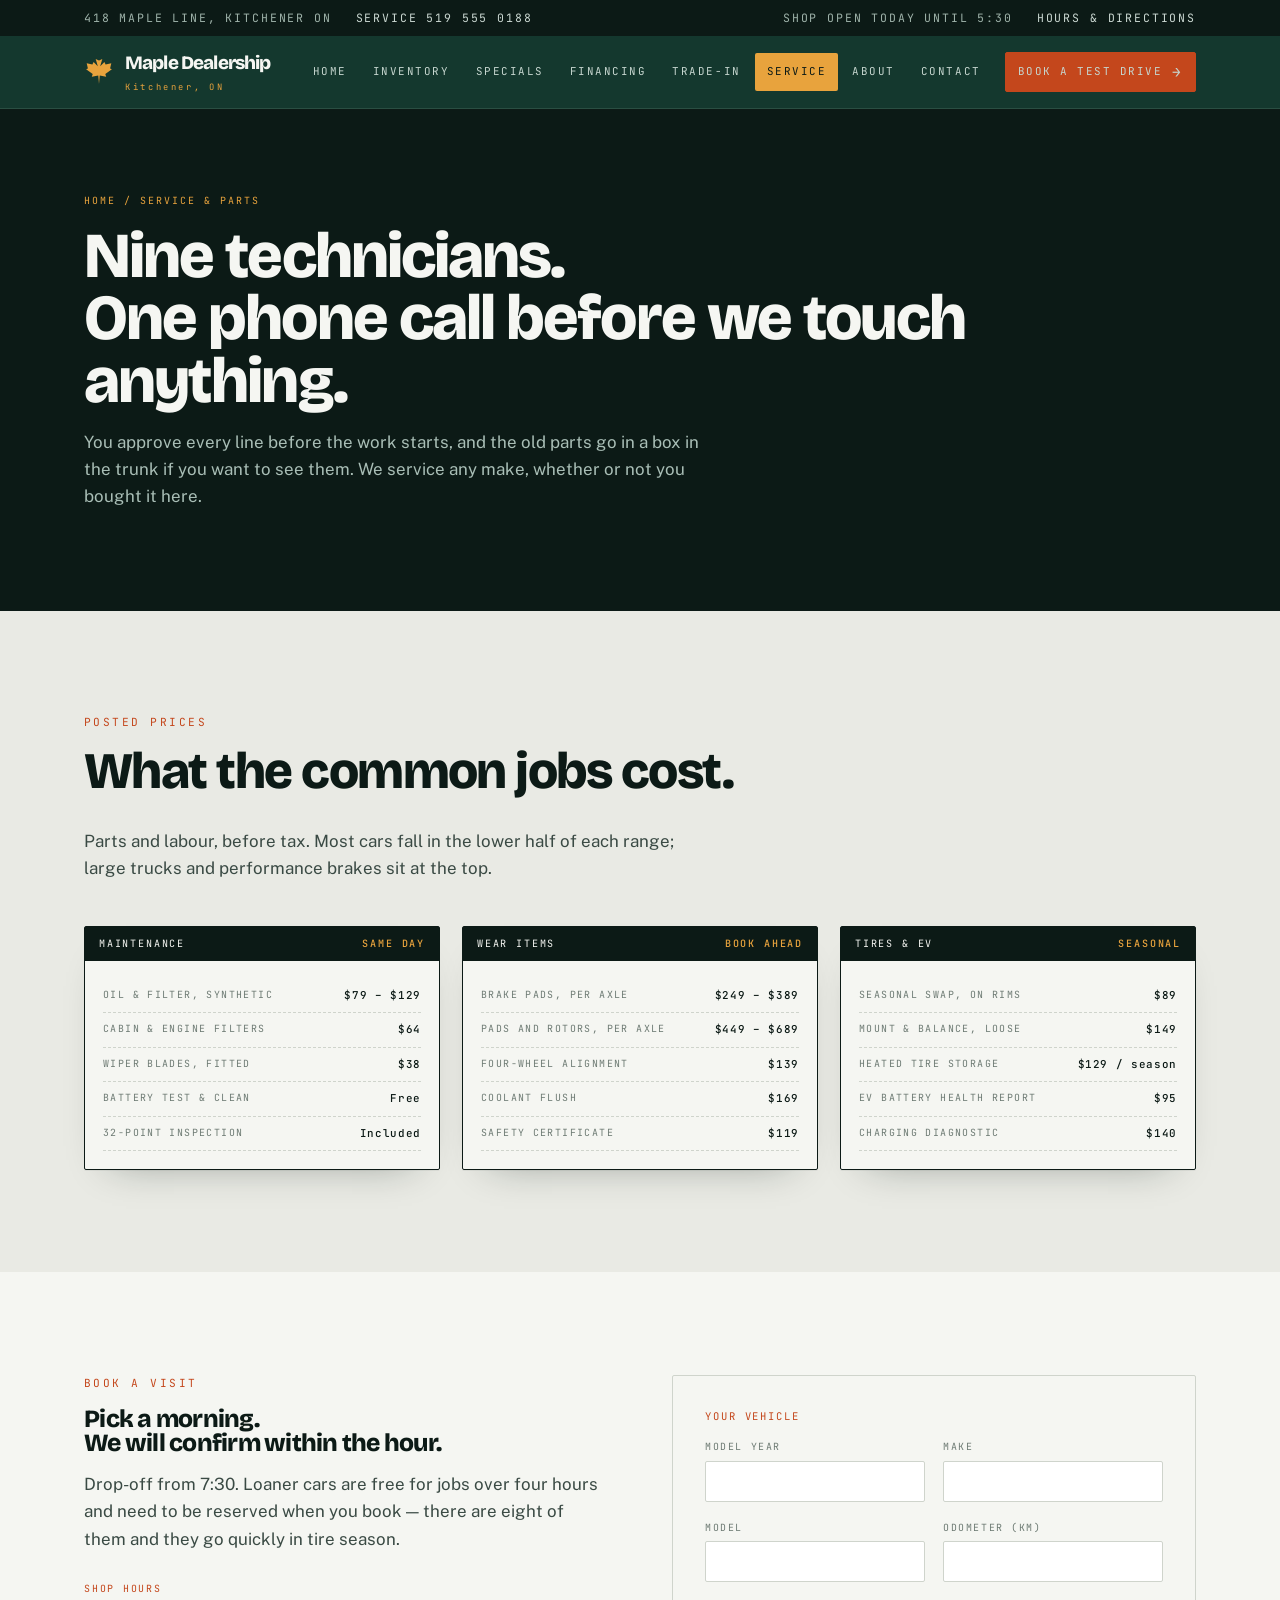
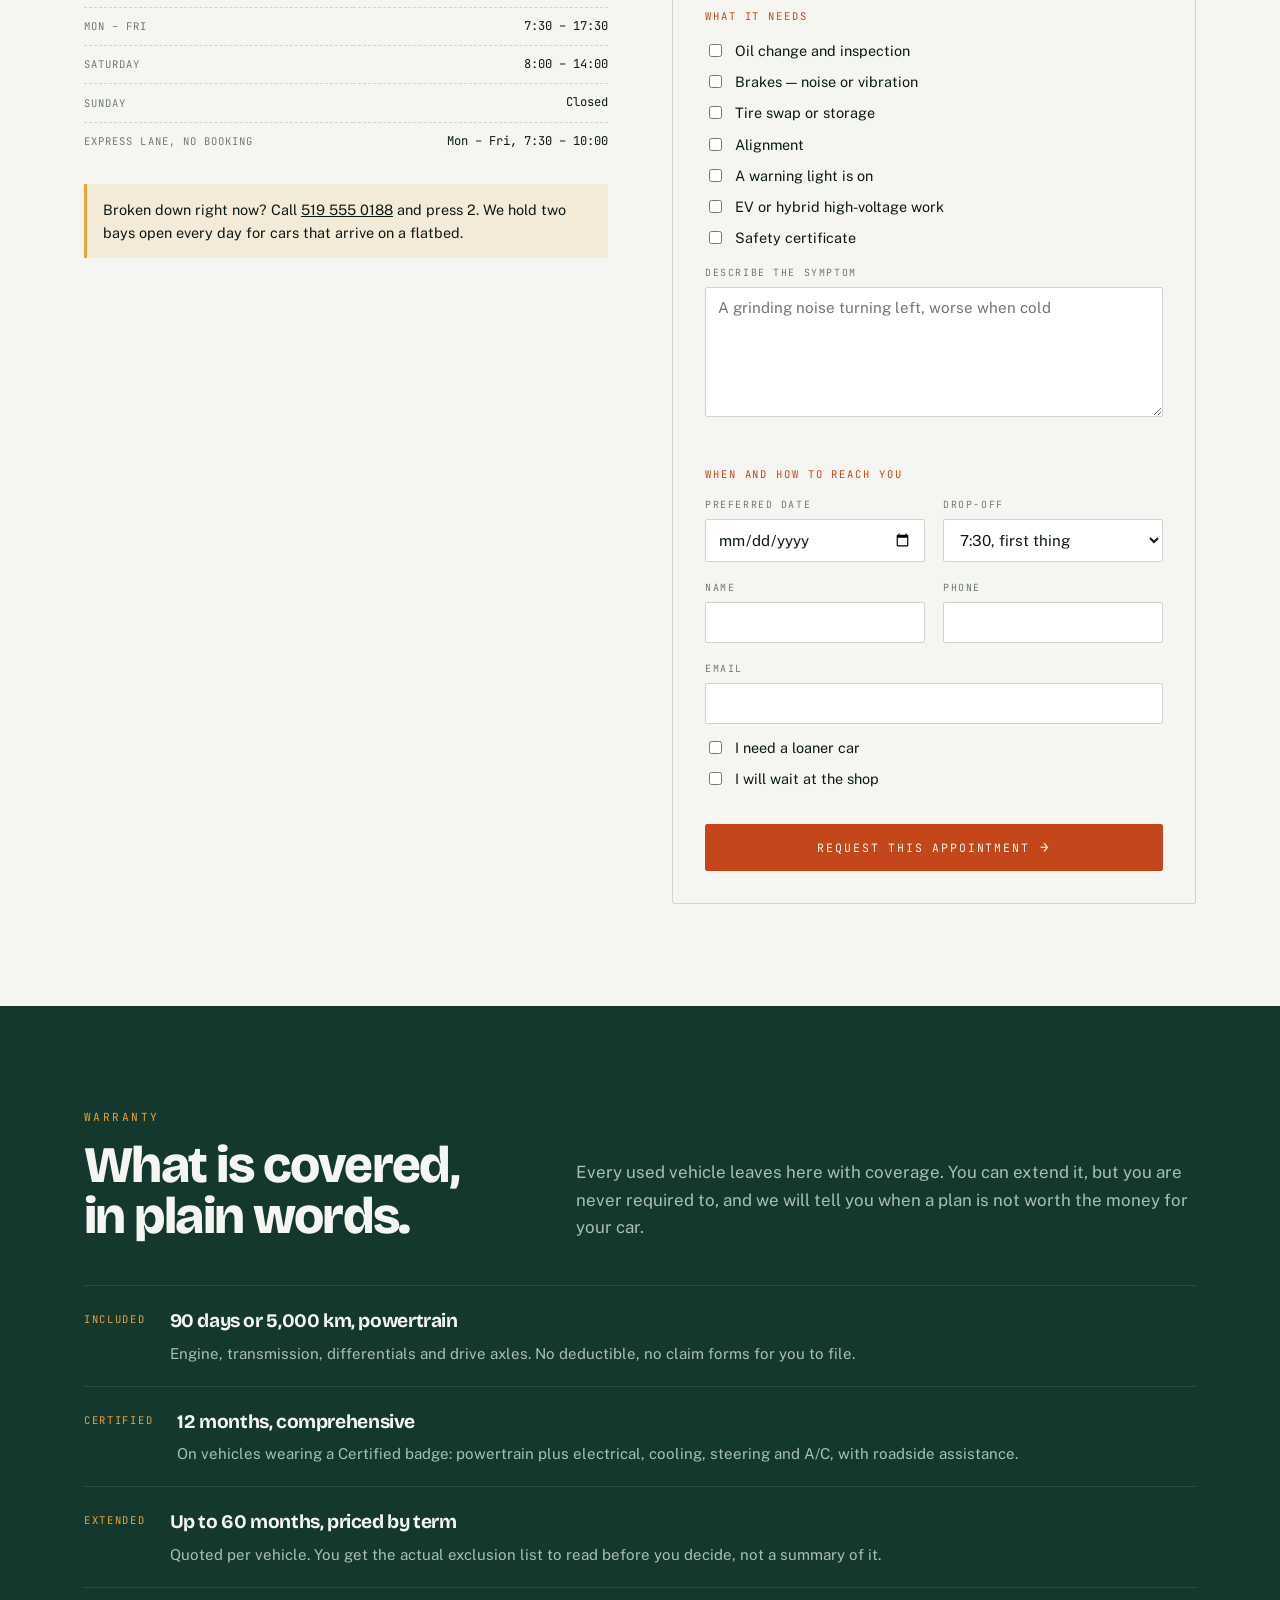
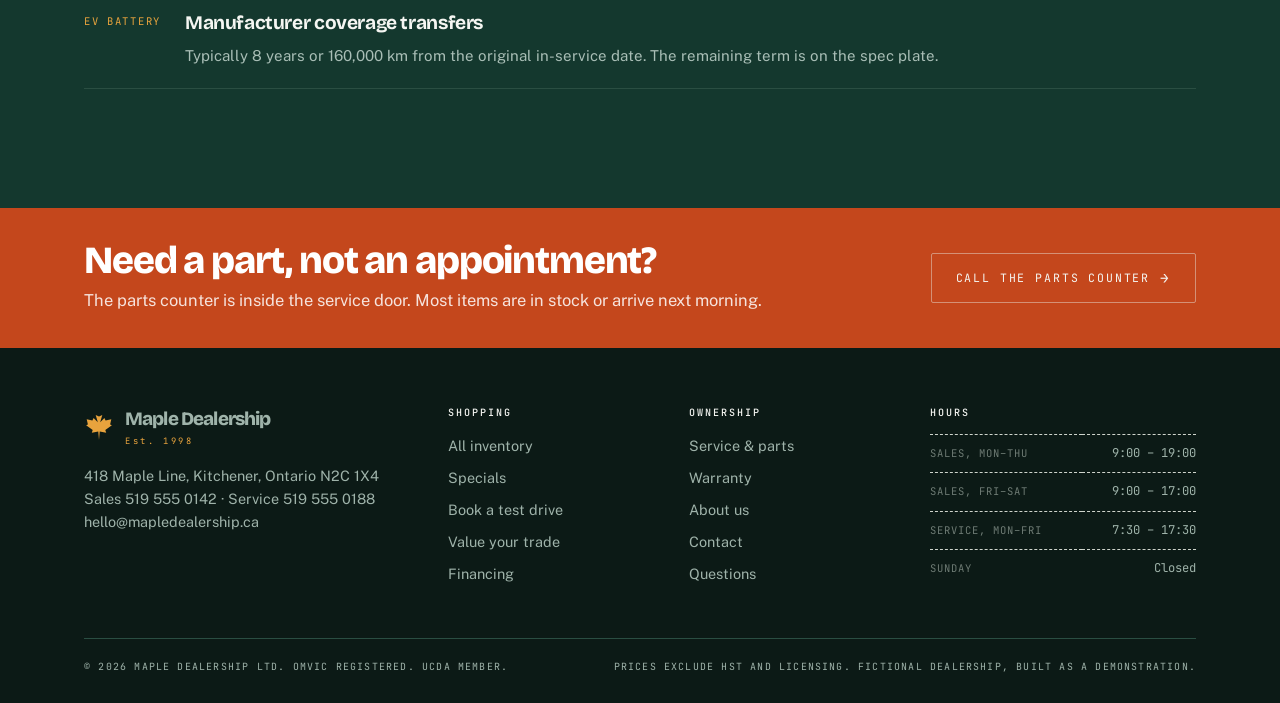
<file: service.html>
<!DOCTYPE html>
<html lang="en-CA">
<head>
<meta charset="utf-8">
<meta name="viewport" content="width=device-width, initial-scale=1">
<title>Service &amp; parts — Maple Dealership</title>
<meta name="description" content="Book service at Maple Dealership in Kitchener: oil changes, brakes, tires, alignments, EV high-voltage work, and warranty coverage.">
<link rel="preconnect" href="https://fonts.googleapis.com">
<link rel="preconnect" href="https://fonts.gstatic.com" crossorigin>
<link href="https://fonts.googleapis.com/css2?family=Bricolage+Grotesque:opsz,wght@12..96,600;12..96,800&family=Public+Sans:wght@400;500;600&family=JetBrains+Mono:wght@400;500&display=swap" rel="stylesheet">
<link rel="stylesheet" href="assets/css/styles.css">
</head>
<body>
<a class="skip" href="#main">Skip to content</a>

<div class="topbar mono">
  <div class="wrap topbar__in">
    <div class="topbar__set"><span>418 Maple Line, Kitchener ON</span><a href="tel:+15195550188">Service 519 555 0188</a></div>
    <div class="topbar__set"><span>Shop open today until 5:30</span><a href="contact.html">Hours &amp; directions</a></div>
  </div>
</div>

<header class="masthead">
  <div class="wrap masthead__in">
    <a class="logo" href="index.html">
      <svg viewBox="0 0 100 100" aria-hidden="true"><path fill="#E8A33D" d="M50 90 L47.5 62 L26 66 L29 57 L7 41 L13 38 L9 21 L28 25 L32 17 L46 31 L39 7 L50 12 L61 7 L54 31 L68 17 L72 25 L91 21 L87 38 L93 41 L71 57 L74 66 L52.5 62 L50 90 Z"/></svg>
      <span><span class="logo__name">Maple Dealership</span><span class="logo__sub">Kitchener, ON</span></span>
    </a>
    <button class="navtoggle" aria-expanded="false" aria-controls="primary-nav">Menu</button>
    <nav class="nav" id="primary-nav" aria-label="Main">
      <a href="index.html">Home</a>
      <a href="inventory.html">Inventory</a>
      <a href="specials.html">Specials</a>
      <a href="financing.html">Financing</a>
      <a href="trade-in.html">Trade-in</a>
      <a href="service.html" aria-current="page">Service</a>
      <a href="about.html">About</a>
      <a href="contact.html">Contact</a>
      <a class="btn btn--maple nav__cta" href="test-drive.html">Book a test drive</a>
    </nav>
  </div>
</header>

<main id="main">
  <section class="pagehead">
    <div class="wrap">
      <p class="crumb"><a href="index.html">Home</a> / Service &amp; parts</p>
      <h1>Nine technicians.<br>One phone call before we touch anything.</h1>
      <p class="lede">You approve every line before the work starts, and the old parts go in a box in the trunk if you want to see them. We service any make, whether or not you bought it here.</p>
    </div>
  </section>

  <!-- PRICE BOARD -->
  <section class="section">
    <div class="wrap">
      <div class="sec-head">
        <div><p class="eyebrow">Posted prices</p><h2>What the common jobs cost.</h2></div>
        <p class="lede" style="margin:0">Parts and labour, before tax. Most cars fall in the lower half of each range; large trucks and performance brakes sit at the top.</p>
      </div>
      <div class="grid grid--3">
        <div class="plate">
          <div class="plate__band"><span>Maintenance</span><b>Same day</b></div>
          <div class="plate__body"><div class="specrows" style="border-top:0;margin-top:0">
            <div><span>Oil &amp; filter, synthetic</span><span>$79 &ndash; $129</span></div>
            <div><span>Cabin &amp; engine filters</span><span>$64</span></div>
            <div><span>Wiper blades, fitted</span><span>$38</span></div>
            <div><span>Battery test &amp; clean</span><span>Free</span></div>
            <div><span>32-point inspection</span><span>Included</span></div>
          </div></div>
        </div>
        <div class="plate">
          <div class="plate__band"><span>Wear items</span><b>Book ahead</b></div>
          <div class="plate__body"><div class="specrows" style="border-top:0;margin-top:0">
            <div><span>Brake pads, per axle</span><span>$249 &ndash; $389</span></div>
            <div><span>Pads and rotors, per axle</span><span>$449 &ndash; $689</span></div>
            <div><span>Four-wheel alignment</span><span>$139</span></div>
            <div><span>Coolant flush</span><span>$169</span></div>
            <div><span>Safety certificate</span><span>$119</span></div>
          </div></div>
        </div>
        <div class="plate">
          <div class="plate__band"><span>Tires &amp; EV</span><b>Seasonal</b></div>
          <div class="plate__body"><div class="specrows" style="border-top:0;margin-top:0">
            <div><span>Seasonal swap, on rims</span><span>$89</span></div>
            <div><span>Mount &amp; balance, loose</span><span>$149</span></div>
            <div><span>Heated tire storage</span><span>$129 / season</span></div>
            <div><span>EV battery health report</span><span>$95</span></div>
            <div><span>Charging diagnostic</span><span>$140</span></div>
          </div></div>
        </div>
      </div>
    </div>
  </section>

  <!-- BOOKING -->
  <section class="section section--paper">
    <div class="wrap split split--start">
      <div>
        <p class="eyebrow">Book a visit</p>
        <h2>Pick a morning.<br>We will confirm within the hour.</h2>
        <p class="lede" style="margin-top:16px">Drop-off from 7:30. Loaner cars are free for jobs over four hours and need to be reserved when you book &mdash; there are eight of them and they go quickly in tire season.</p>
        <table class="hours" style="margin-top:28px">
          <caption>Shop hours</caption>
          <tbody>
            <tr><td>Mon &ndash; Fri</td><td>7:30 &ndash; 17:30</td></tr>
            <tr><td>Saturday</td><td>8:00 &ndash; 14:00</td></tr>
            <tr><td>Sunday</td><td>Closed</td></tr>
            <tr><td>Express lane, no booking</td><td>Mon &ndash; Fri, 7:30 &ndash; 10:00</td></tr>
          </tbody>
        </table>
        <div class="note" style="margin-top:24px">Broken down right now? Call <a href="tel:+15195550188">519 555 0188</a> and press 2. We hold two bays open every day for cars that arrive on a flatbed.</div>
      </div>

      <form class="form" data-confirm>
        <fieldset>
          <legend>Your vehicle</legend>
          <div class="form__grid">
            <label><span>Model year</span><input type="number" name="year" min="1985" max="2027" required></label>
            <label><span>Make</span><input name="make" required></label>
            <label><span>Model</span><input name="model" required></label>
            <label><span>Odometer (km)</span><input type="number" name="km" min="0" step="1000"></label>
          </div>
        </fieldset>
        <fieldset>
          <legend>What it needs</legend>
          <div style="margin-bottom:16px">
            <label class="checkline"><input type="checkbox" name="job" value="oil"><span>Oil change and inspection</span></label>
            <label class="checkline"><input type="checkbox" name="job" value="brakes"><span>Brakes — noise or vibration</span></label>
            <label class="checkline"><input type="checkbox" name="job" value="tires"><span>Tire swap or storage</span></label>
            <label class="checkline"><input type="checkbox" name="job" value="align"><span>Alignment</span></label>
            <label class="checkline"><input type="checkbox" name="job" value="light"><span>A warning light is on</span></label>
            <label class="checkline"><input type="checkbox" name="job" value="ev"><span>EV or hybrid high-voltage work</span></label>
            <label class="checkline"><input type="checkbox" name="job" value="safety"><span>Safety certificate</span></label>
          </div>
          <label class="field"><span>Describe the symptom</span><textarea name="notes" placeholder="A grinding noise turning left, worse when cold"></textarea></label>
        </fieldset>
        <fieldset>
          <legend>When and how to reach you</legend>
          <div class="form__grid">
            <label><span>Preferred date</span><input type="date" name="date" id="sv-date" required></label>
            <label><span>Drop-off</span><select name="slot"><option>7:30, first thing</option><option>9:00</option><option>11:00</option><option>13:00</option><option>15:00</option></select></label>
            <label><span>Name</span><input name="name" required autocomplete="name"></label>
            <label><span>Phone</span><input type="tel" name="phone" required autocomplete="tel"></label>
            <label class="span2"><span>Email</span><input type="email" name="email" required autocomplete="email"></label>
          </div>
          <label class="checkline" style="margin-top:12px"><input type="checkbox" name="loaner"><span>I need a loaner car</span></label>
          <label class="checkline"><input type="checkbox" name="wait"><span>I will wait at the shop</span></label>
        </fieldset>
        <button class="btn btn--maple btn--wide" type="submit">Request this appointment</button>
        <p class="formnote">Request received. A service advisor will confirm your slot by phone within one business hour.</p>
      </form>
    </div>
  </section>

  <!-- WARRANTY -->
  <section class="section section--dark" id="warranty">
    <div class="wrap">
      <div class="sec-head">
        <div><p class="eyebrow eyebrow--light">Warranty</p><h2>What is covered,<br>in plain words.</h2></div>
        <p class="lede" style="margin:0">Every used vehicle leaves here with coverage. You can extend it, but you are never required to, and we will tell you when a plan is not worth the money for your car.</p>
      </div>
      <dl class="deflist">
        <div><dt>Included</dt><dd><b>90 days or 5,000 km, powertrain</b><p>Engine, transmission, differentials and drive axles. No deductible, no claim forms for you to file.</p></dd></div>
        <div><dt>Certified</dt><dd><b>12 months, comprehensive</b><p>On vehicles wearing a Certified badge: powertrain plus electrical, cooling, steering and A/C, with roadside assistance.</p></dd></div>
        <div><dt>Extended</dt><dd><b>Up to 60 months, priced by term</b><p>Quoted per vehicle. You get the actual exclusion list to read before you decide, not a summary of it.</p></dd></div>
        <div><dt>EV battery</dt><dd><b>Manufacturer coverage transfers</b><p>Typically 8 years or 160,000 km from the original in-service date. The remaining term is on the spec plate.</p></dd></div>
      </dl>
    </div>
  </section>

  <div class="banner">
    <div class="wrap banner__in">
      <div><h2>Need a part, not an appointment?</h2><p>The parts counter is inside the service door. Most items are in stock or arrive next morning.</p></div>
      <a class="btn btn--ghost-light" href="tel:+15195550188">Call the parts counter</a>
    </div>
  </div>
</main>

<footer class="footer">
  <div class="wrap">
    <div class="footer__grid">
      <div>
        <a class="logo" href="index.html" style="margin-bottom:16px">
          <svg viewBox="0 0 100 100" aria-hidden="true"><path fill="#E8A33D" d="M50 90 L47.5 62 L26 66 L29 57 L7 41 L13 38 L9 21 L28 25 L32 17 L46 31 L39 7 L50 12 L61 7 L54 31 L68 17 L72 25 L91 21 L87 38 L93 41 L71 57 L74 66 L52.5 62 L50 90 Z"/></svg>
          <span><span class="logo__name">Maple Dealership</span><span class="logo__sub">Est. 1998</span></span>
        </a>
        <p>418 Maple Line, Kitchener, Ontario&nbsp;N2C&nbsp;1X4<br>
        Sales <a href="tel:+15195550142">519 555 0142</a> &middot; Service <a href="tel:+15195550188">519 555 0188</a><br>
        <a href="mailto:hello@mapledealership.ca">hello@mapledealership.ca</a></p>
      </div>
      <div><h4>Shopping</h4><ul>
        <li><a href="inventory.html">All inventory</a></li><li><a href="specials.html">Specials</a></li>
        <li><a href="test-drive.html">Book a test drive</a></li><li><a href="trade-in.html">Value your trade</a></li>
        <li><a href="financing.html">Financing</a></li></ul></div>
      <div><h4>Ownership</h4><ul>
        <li><a href="service.html">Service &amp; parts</a></li><li><a href="service.html#warranty">Warranty</a></li>
        <li><a href="about.html">About us</a></li><li><a href="contact.html">Contact</a></li>
        <li><a href="faq.html">Questions</a></li></ul></div>
      <div><h4>Hours</h4>
        <table class="hours"><tbody>
          <tr><td>Sales, Mon&ndash;Thu</td><td>9:00 &ndash; 19:00</td></tr>
          <tr><td>Sales, Fri&ndash;Sat</td><td>9:00 &ndash; 17:00</td></tr>
          <tr><td>Service, Mon&ndash;Fri</td><td>7:30 &ndash; 17:30</td></tr>
          <tr><td>Sunday</td><td>Closed</td></tr>
        </tbody></table>
      </div>
    </div>
    <div class="footer__base">
      <span>&copy; <span data-year>2026</span> Maple Dealership Ltd. OMVIC registered. UCDA member.</span>
      <span>Prices exclude HST and licensing. Fictional dealership, built as a demonstration.</span>
    </div>
  </div>
</footer>

<script src="assets/js/site.js"></script>
<script>document.getElementById('sv-date').min = new Date().toISOString().slice(0, 10);</script>
<!-- SalesCloser Widget - Floating Button -->
<script src="https://18cfdf26.staging.proxmox.salescloser.ai/js/scwa-widget.js"
  data-agent-uuid="ed51da57-b4d7-4c94-9ef2-c2036f8b5a43"
  async></script>
</body>
</html>
</file>
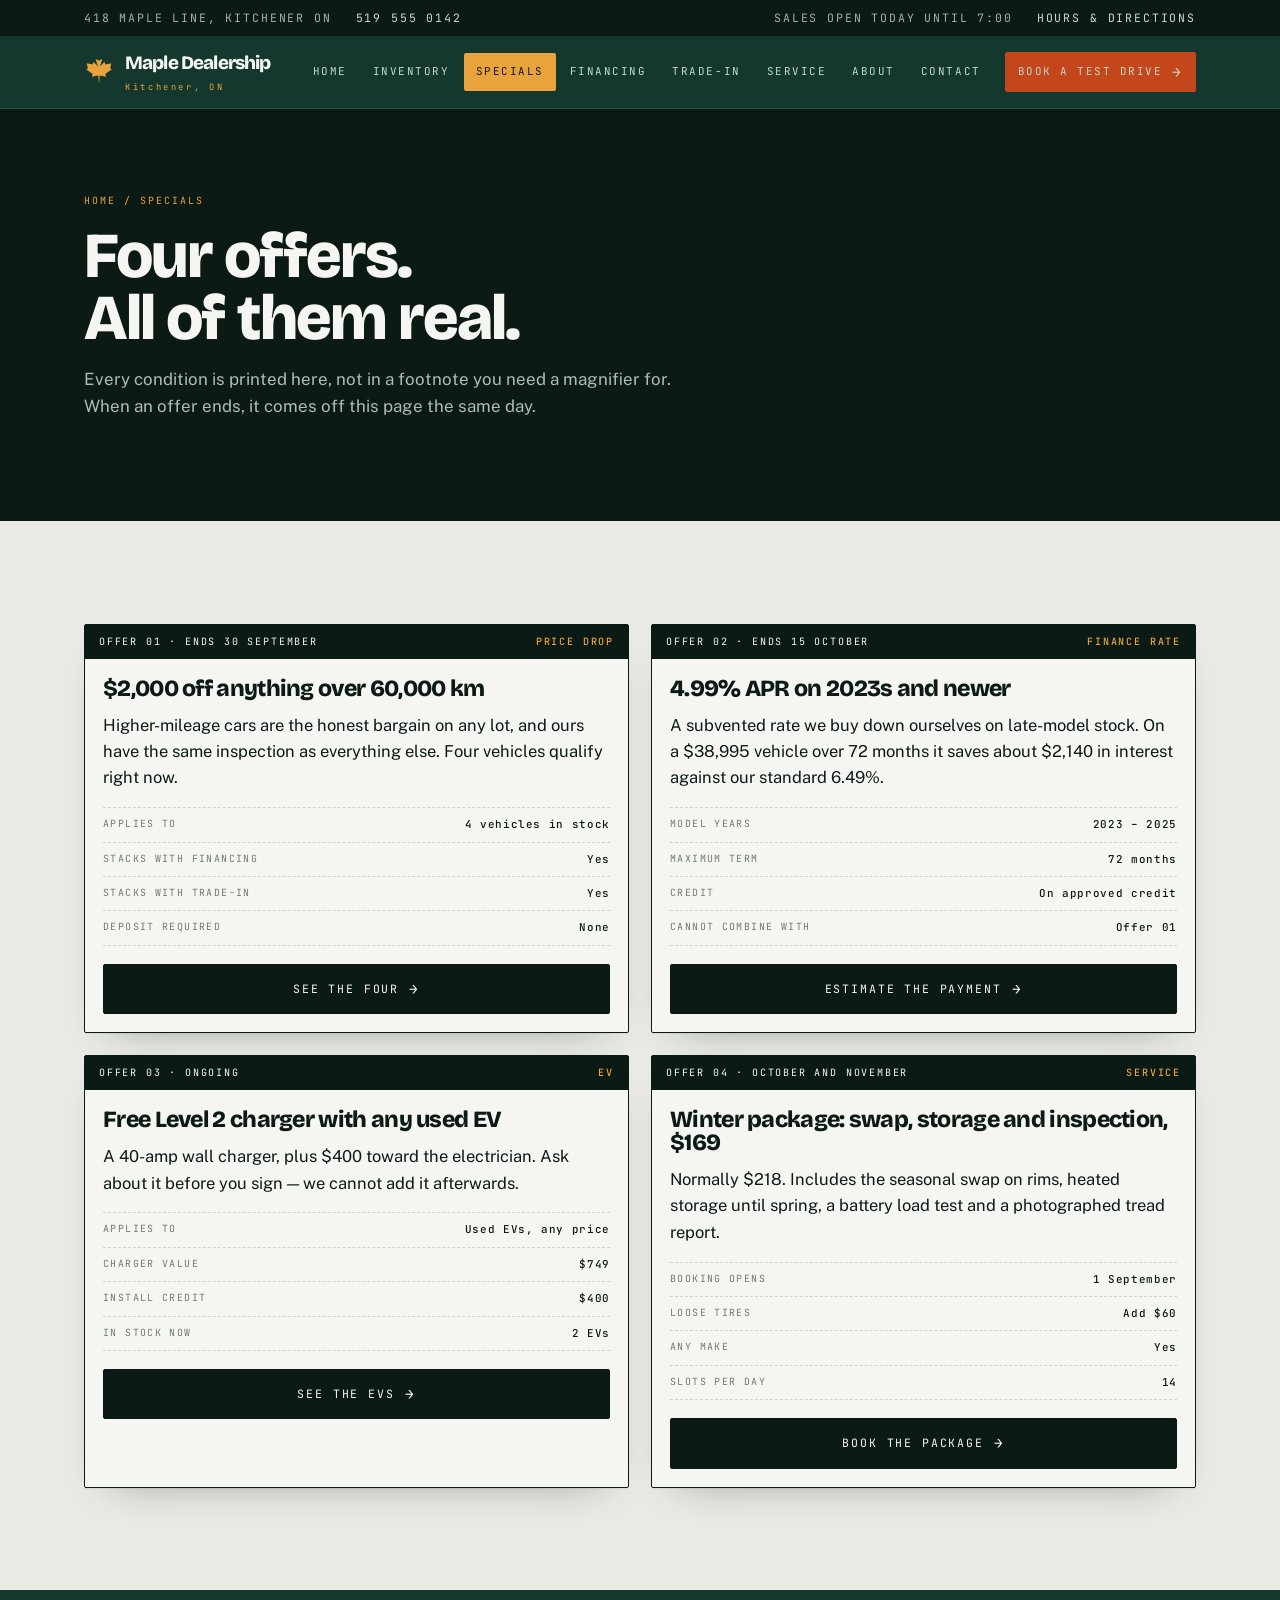
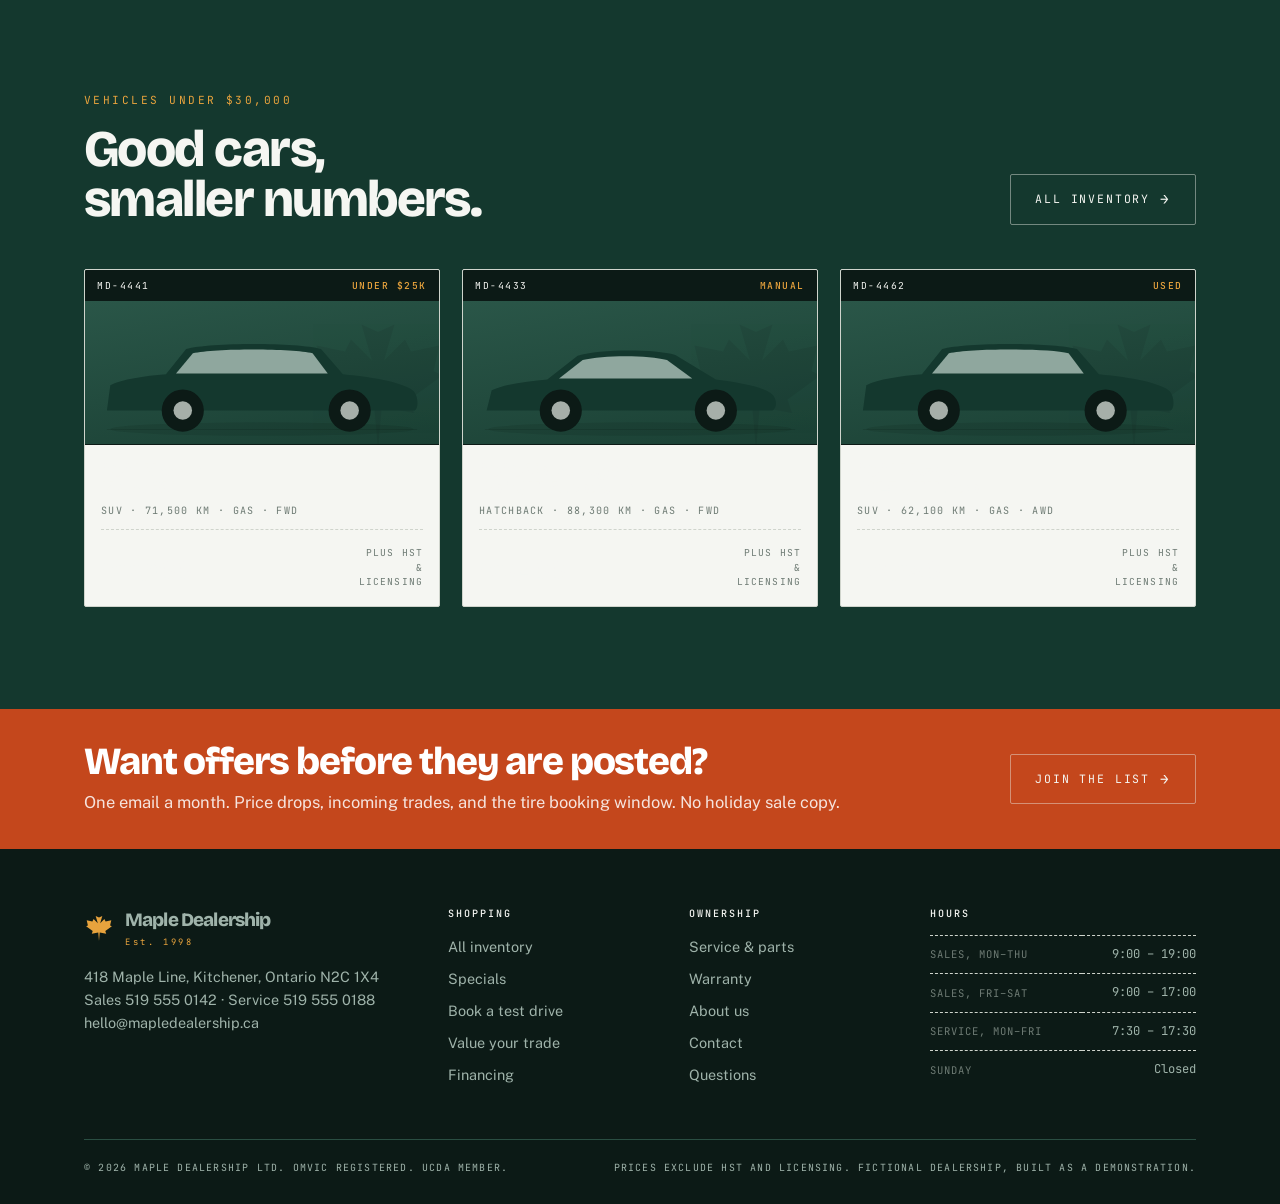
<file: specials.html>
<!DOCTYPE html>
<html lang="en-CA">
<head>
<meta charset="utf-8">
<meta name="viewport" content="width=device-width, initial-scale=1">
<title>Specials — Maple Dealership</title>
<meta name="description" content="Current offers at Maple Dealership: price drops on the lot, finance rates, service coupons and the EV rebate.">
<link rel="preconnect" href="https://fonts.googleapis.com">
<link rel="preconnect" href="https://fonts.gstatic.com" crossorigin>
<link href="https://fonts.googleapis.com/css2?family=Bricolage+Grotesque:opsz,wght@12..96,600;12..96,800&family=Public+Sans:wght@400;500;600&family=JetBrains+Mono:wght@400;500&display=swap" rel="stylesheet">
<link rel="stylesheet" href="assets/css/styles.css">
</head>
<body>
<a class="skip" href="#main">Skip to content</a>

<div class="topbar mono">
  <div class="wrap topbar__in">
    <div class="topbar__set"><span>418 Maple Line, Kitchener ON</span><a href="tel:+15195550142">519 555 0142</a></div>
    <div class="topbar__set"><span>Sales open today until 7:00</span><a href="contact.html">Hours &amp; directions</a></div>
  </div>
</div>

<header class="masthead">
  <div class="wrap masthead__in">
    <a class="logo" href="index.html">
      <svg viewBox="0 0 100 100" aria-hidden="true"><path fill="#E8A33D" d="M50 90 L47.5 62 L26 66 L29 57 L7 41 L13 38 L9 21 L28 25 L32 17 L46 31 L39 7 L50 12 L61 7 L54 31 L68 17 L72 25 L91 21 L87 38 L93 41 L71 57 L74 66 L52.5 62 L50 90 Z"/></svg>
      <span><span class="logo__name">Maple Dealership</span><span class="logo__sub">Kitchener, ON</span></span>
    </a>
    <button class="navtoggle" aria-expanded="false" aria-controls="primary-nav">Menu</button>
    <nav class="nav" id="primary-nav" aria-label="Main">
      <a href="index.html">Home</a>
      <a href="inventory.html">Inventory</a>
      <a href="specials.html" aria-current="page">Specials</a>
      <a href="financing.html">Financing</a>
      <a href="trade-in.html">Trade-in</a>
      <a href="service.html">Service</a>
      <a href="about.html">About</a>
      <a href="contact.html">Contact</a>
      <a class="btn btn--maple nav__cta" href="test-drive.html">Book a test drive</a>
    </nav>
  </div>
</header>

<main id="main">
  <section class="pagehead">
    <div class="wrap">
      <p class="crumb"><a href="index.html">Home</a> / Specials</p>
      <h1>Four offers.<br>All of them real.</h1>
      <p class="lede">Every condition is printed here, not in a footnote you need a magnifier for. When an offer ends, it comes off this page the same day.</p>
    </div>
  </section>

  <section class="section">
    <div class="wrap">
      <div class="grid grid--2">

        <article class="plate">
          <div class="plate__band"><span>Offer 01 &middot; Ends 30 September</span><b>Price drop</b></div>
          <div class="plate__body">
            <h2 class="plate__title">$2,000 off anything over 60,000 km</h2>
            <p style="margin-top:12px">Higher-mileage cars are the honest bargain on any lot, and ours have the same inspection as everything else. Four vehicles qualify right now.</p>
            <div class="specrows">
              <div><span>Applies to</span><span>4 vehicles in stock</span></div>
              <div><span>Stacks with financing</span><span>Yes</span></div>
              <div><span>Stacks with trade-in</span><span>Yes</span></div>
              <div><span>Deposit required</span><span>None</span></div>
            </div>
            <p style="margin:18px 0 0"><a class="btn btn--wide" href="inventory.html?sort=km-desc">See the four</a></p>
          </div>
        </article>

        <article class="plate">
          <div class="plate__band"><span>Offer 02 &middot; Ends 15 October</span><b>Finance rate</b></div>
          <div class="plate__body">
            <h2 class="plate__title">4.99% APR on 2023s and newer</h2>
            <p style="margin-top:12px">A subvented rate we buy down ourselves on late-model stock. On a $38,995 vehicle over 72 months it saves about $2,140 in interest against our standard 6.49%.</p>
            <div class="specrows">
              <div><span>Model years</span><span>2023 &ndash; 2025</span></div>
              <div><span>Maximum term</span><span>72 months</span></div>
              <div><span>Credit</span><span>On approved credit</span></div>
              <div><span>Cannot combine with</span><span>Offer 01</span></div>
            </div>
            <p style="margin:18px 0 0"><a class="btn btn--wide" href="financing.html">Estimate the payment</a></p>
          </div>
        </article>

        <article class="plate">
          <div class="plate__band"><span>Offer 03 &middot; Ongoing</span><b>EV</b></div>
          <div class="plate__body">
            <h2 class="plate__title">Free Level 2 charger with any used EV</h2>
            <p style="margin-top:12px">A 40-amp wall charger, plus $400 toward the electrician. Ask about it before you sign &mdash; we cannot add it afterwards.</p>
            <div class="specrows">
              <div><span>Applies to</span><span>Used EVs, any price</span></div>
              <div><span>Charger value</span><span>$749</span></div>
              <div><span>Install credit</span><span>$400</span></div>
              <div><span>In stock now</span><span>2 EVs</span></div>
            </div>
            <p style="margin:18px 0 0"><a class="btn btn--wide" href="inventory.html?fuel=Electric">See the EVs</a></p>
          </div>
        </article>

        <article class="plate">
          <div class="plate__band"><span>Offer 04 &middot; October and November</span><b>Service</b></div>
          <div class="plate__body">
            <h2 class="plate__title">Winter package: swap, storage and inspection, $169</h2>
            <p style="margin-top:12px">Normally $218. Includes the seasonal swap on rims, heated storage until spring, a battery load test and a photographed tread report.</p>
            <div class="specrows">
              <div><span>Booking opens</span><span>1 September</span></div>
              <div><span>Loose tires</span><span>Add $60</span></div>
              <div><span>Any make</span><span>Yes</span></div>
              <div><span>Slots per day</span><span>14</span></div>
            </div>
            <p style="margin:18px 0 0"><a class="btn btn--wide" href="service.html">Book the package</a></p>
          </div>
        </article>

      </div>
    </div>
  </section>

  <section class="section section--dark">
    <div class="wrap">
      <div class="sec-head">
        <div><p class="eyebrow eyebrow--light">Vehicles under $30,000</p><h2>Good cars,<br>smaller numbers.</h2></div>
        <a class="btn btn--ghost-light" href="inventory.html">All inventory</a>
      </div>
      <div class="grid grid--3" id="featured-grid" data-stock="MD-4441,MD-4433,MD-4462"></div>
    </div>
  </section>

  <div class="banner">
    <div class="wrap banner__in">
      <div><h2>Want offers before they are posted?</h2><p>One email a month. Price drops, incoming trades, and the tire booking window. No holiday sale copy.</p></div>
      <a class="btn btn--ghost-light" href="contact.html#newsletter">Join the list</a>
    </div>
  </div>
</main>

<footer class="footer">
  <div class="wrap">
    <div class="footer__grid">
      <div>
        <a class="logo" href="index.html" style="margin-bottom:16px">
          <svg viewBox="0 0 100 100" aria-hidden="true"><path fill="#E8A33D" d="M50 90 L47.5 62 L26 66 L29 57 L7 41 L13 38 L9 21 L28 25 L32 17 L46 31 L39 7 L50 12 L61 7 L54 31 L68 17 L72 25 L91 21 L87 38 L93 41 L71 57 L74 66 L52.5 62 L50 90 Z"/></svg>
          <span><span class="logo__name">Maple Dealership</span><span class="logo__sub">Est. 1998</span></span>
        </a>
        <p>418 Maple Line, Kitchener, Ontario&nbsp;N2C&nbsp;1X4<br>
        Sales <a href="tel:+15195550142">519 555 0142</a> &middot; Service <a href="tel:+15195550188">519 555 0188</a><br>
        <a href="mailto:hello@mapledealership.ca">hello@mapledealership.ca</a></p>
      </div>
      <div><h4>Shopping</h4><ul>
        <li><a href="inventory.html">All inventory</a></li><li><a href="specials.html">Specials</a></li>
        <li><a href="test-drive.html">Book a test drive</a></li><li><a href="trade-in.html">Value your trade</a></li>
        <li><a href="financing.html">Financing</a></li></ul></div>
      <div><h4>Ownership</h4><ul>
        <li><a href="service.html">Service &amp; parts</a></li><li><a href="service.html#warranty">Warranty</a></li>
        <li><a href="about.html">About us</a></li><li><a href="contact.html">Contact</a></li>
        <li><a href="faq.html">Questions</a></li></ul></div>
      <div><h4>Hours</h4>
        <table class="hours"><tbody>
          <tr><td>Sales, Mon&ndash;Thu</td><td>9:00 &ndash; 19:00</td></tr>
          <tr><td>Sales, Fri&ndash;Sat</td><td>9:00 &ndash; 17:00</td></tr>
          <tr><td>Service, Mon&ndash;Fri</td><td>7:30 &ndash; 17:30</td></tr>
          <tr><td>Sunday</td><td>Closed</td></tr>
        </tbody></table>
      </div>
    </div>
    <div class="footer__base">
      <span>&copy; <span data-year>2026</span> Maple Dealership Ltd. OMVIC registered. UCDA member.</span>
      <span>Prices exclude HST and licensing. Fictional dealership, built as a demonstration.</span>
    </div>
  </div>
</footer>

<script src="assets/js/site.js"></script>
<!-- SalesCloser Widget - Floating Button -->
<script src="https://18cfdf26.staging.proxmox.salescloser.ai/js/scwa-widget.js"
  data-agent-uuid="ed51da57-b4d7-4c94-9ef2-c2036f8b5a43"
  async></script>
</body>
</html>
</file>
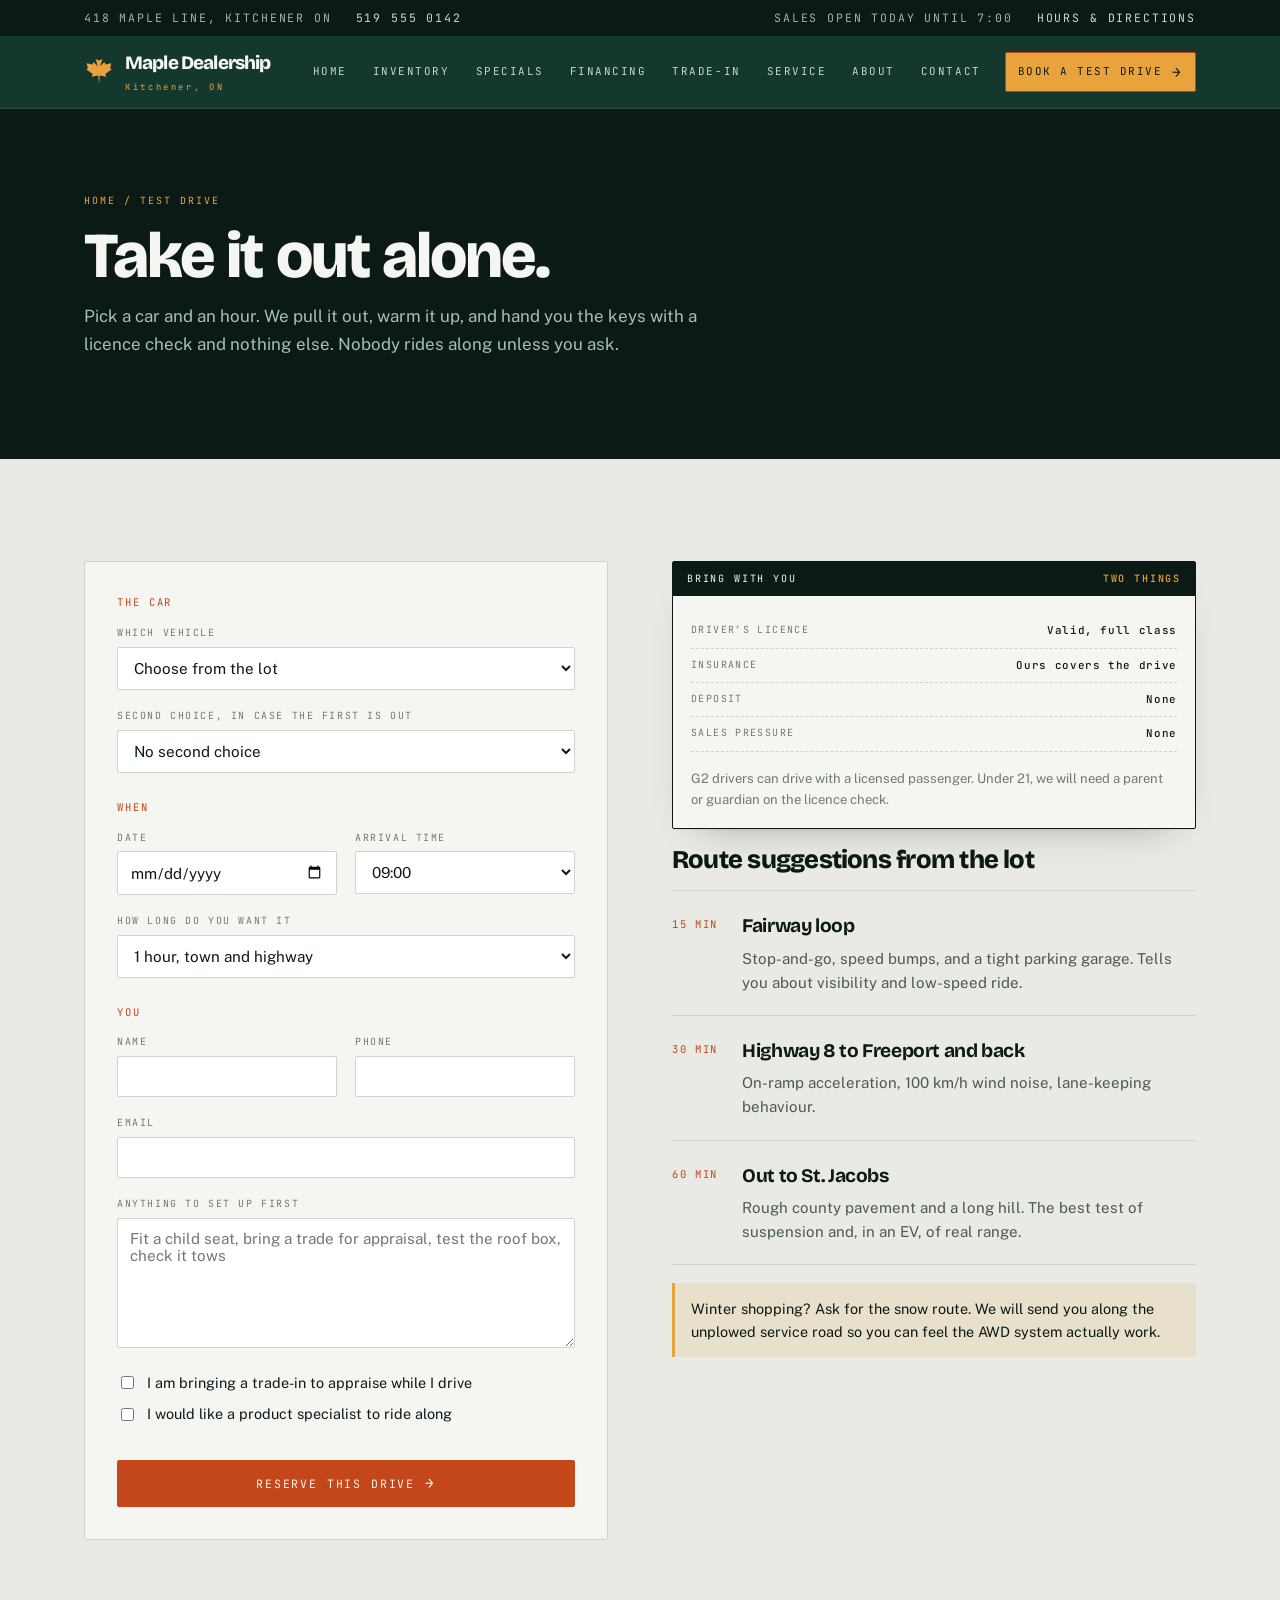
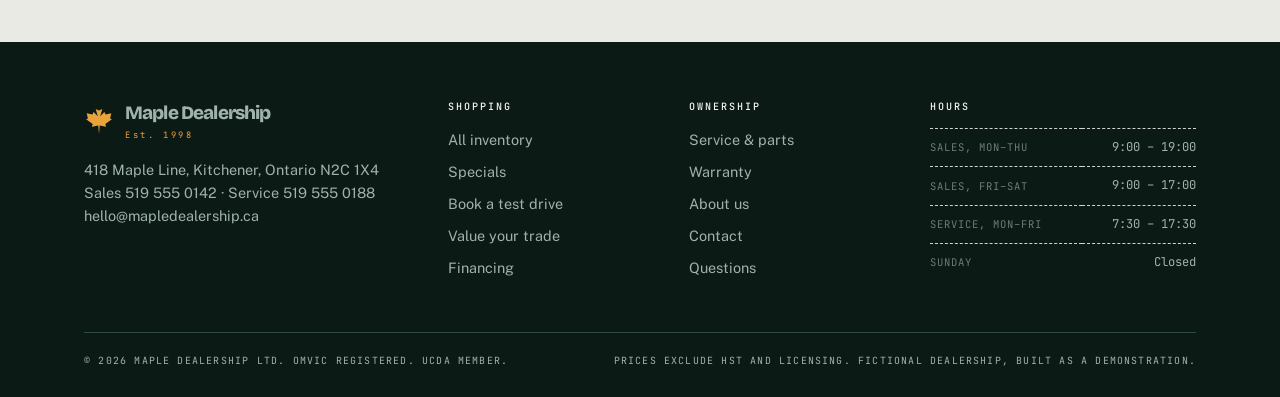
<file: test-drive.html>
<!DOCTYPE html>
<html lang="en-CA">
<head>
<meta charset="utf-8">
<meta name="viewport" content="width=device-width, initial-scale=1">
<title>Book a test drive — Maple Dealership</title>
<meta name="description" content="Reserve an hour with any vehicle on the Maple Dealership lot in Kitchener. Solo drives welcome, keys ready when you arrive.">
<link rel="preconnect" href="https://fonts.googleapis.com">
<link rel="preconnect" href="https://fonts.gstatic.com" crossorigin>
<link href="https://fonts.googleapis.com/css2?family=Bricolage+Grotesque:opsz,wght@12..96,600;12..96,800&family=Public+Sans:wght@400;500;600&family=JetBrains+Mono:wght@400;500&display=swap" rel="stylesheet">
<link rel="stylesheet" href="assets/css/styles.css">
</head>
<body>
<a class="skip" href="#main">Skip to content</a>

<div class="topbar mono">
  <div class="wrap topbar__in">
    <div class="topbar__set"><span>418 Maple Line, Kitchener ON</span><a href="tel:+15195550142">519 555 0142</a></div>
    <div class="topbar__set"><span>Sales open today until 7:00</span><a href="contact.html">Hours &amp; directions</a></div>
  </div>
</div>

<header class="masthead">
  <div class="wrap masthead__in">
    <a class="logo" href="index.html">
      <svg viewBox="0 0 100 100" aria-hidden="true"><path fill="#E8A33D" d="M50 90 L47.5 62 L26 66 L29 57 L7 41 L13 38 L9 21 L28 25 L32 17 L46 31 L39 7 L50 12 L61 7 L54 31 L68 17 L72 25 L91 21 L87 38 L93 41 L71 57 L74 66 L52.5 62 L50 90 Z"/></svg>
      <span><span class="logo__name">Maple Dealership</span><span class="logo__sub">Kitchener, ON</span></span>
    </a>
    <button class="navtoggle" aria-expanded="false" aria-controls="primary-nav">Menu</button>
    <nav class="nav" id="primary-nav" aria-label="Main">
      <a href="index.html">Home</a>
      <a href="inventory.html">Inventory</a>
      <a href="specials.html">Specials</a>
      <a href="financing.html">Financing</a>
      <a href="trade-in.html">Trade-in</a>
      <a href="service.html">Service</a>
      <a href="about.html">About</a>
      <a href="contact.html">Contact</a>
      <a class="btn btn--maple nav__cta" href="test-drive.html" aria-current="page">Book a test drive</a>
    </nav>
  </div>
</header>

<main id="main">
  <section class="pagehead">
    <div class="wrap">
      <p class="crumb"><a href="index.html">Home</a> / Test drive</p>
      <h1>Take it out alone.</h1>
      <p class="lede">Pick a car and an hour. We pull it out, warm it up, and hand you the keys with a licence check and nothing else. Nobody rides along unless you ask.</p>
    </div>
  </section>

  <section class="section">
    <div class="wrap split split--start">
      <form class="form" data-confirm>
        <fieldset>
          <legend>The car</legend>
          <div class="form__grid">
            <label class="span2"><span>Which vehicle</span>
              <select name="vehicle" id="td-vehicle"><option value="">Choose from the lot</option></select></label>
            <label class="span2"><span>Second choice, in case the first is out</span>
              <select name="alt" id="td-alt"><option value="">No second choice</option></select></label>
          </div>
        </fieldset>

        <fieldset>
          <legend>When</legend>
          <div class="form__grid">
            <label><span>Date</span><input type="date" name="date" id="td-date" required></label>
            <label><span>Arrival time</span><select name="time">
              <option>09:00</option><option>10:00</option><option>11:00</option><option>12:00</option>
              <option>13:00</option><option>14:00</option><option>15:00</option><option>16:00</option>
              <option>17:00</option><option>18:00</option></select></label>
            <label class="span2"><span>How long do you want it</span><select name="length">
              <option>30 minutes, around town</option>
              <option selected>1 hour, town and highway</option>
              <option>2 hours, take it to your mechanic</option>
              <option>Overnight, ask us — it is sometimes possible</option>
            </select></label>
          </div>
        </fieldset>

        <fieldset>
          <legend>You</legend>
          <div class="form__grid">
            <label><span>Name</span><input name="name" required autocomplete="name"></label>
            <label><span>Phone</span><input type="tel" name="phone" required autocomplete="tel"></label>
            <label class="span2"><span>Email</span><input type="email" name="email" required autocomplete="email"></label>
            <label class="span2"><span>Anything to set up first</span><textarea name="notes" placeholder="Fit a child seat, bring a trade for appraisal, test the roof box, check it tows"></textarea></label>
          </div>
          <div style="margin-top:16px">
            <label class="checkline"><input type="checkbox" name="trade"><span>I am bringing a trade-in to appraise while I drive</span></label>
            <label class="checkline"><input type="checkbox" name="accompany"><span>I would like a product specialist to ride along</span></label>
          </div>
        </fieldset>

        <button class="btn btn--maple btn--wide" type="submit">Reserve this drive</button>
        <p class="formnote">Booked. We will text a confirmation and pull the car out fifteen minutes before you arrive.</p>
      </form>

      <div class="stack">
        <div class="plate">
          <div class="plate__band"><span>Bring with you</span><b>Two things</b></div>
          <div class="plate__body">
            <div class="specrows" style="border-top:0;margin-top:0">
              <div><span>Driver&rsquo;s licence</span><span>Valid, full class</span></div>
              <div><span>Insurance</span><span>Ours covers the drive</span></div>
              <div><span>Deposit</span><span>None</span></div>
              <div><span>Sales pressure</span><span>None</span></div>
            </div>
            <p class="hint" style="margin-top:16px">G2 drivers can drive with a licensed passenger. Under 21, we will need a parent or guardian on the licence check.</p>
          </div>
        </div>

        <h2 style="font-size:1.6rem">Route suggestions from the lot</h2>
        <dl class="deflist">
          <div><dt>15 min</dt><dd><b>Fairway loop</b><p>Stop-and-go, speed bumps, and a tight parking garage. Tells you about visibility and low-speed ride.</p></dd></div>
          <div><dt>30 min</dt><dd><b>Highway 8 to Freeport and back</b><p>On-ramp acceleration, 100 km/h wind noise, lane-keeping behaviour.</p></dd></div>
          <div><dt>60 min</dt><dd><b>Out to St. Jacobs</b><p>Rough county pavement and a long hill. The best test of suspension and, in an EV, of real range.</p></dd></div>
        </dl>
        <div class="note">Winter shopping? Ask for the snow route. We will send you along the unplowed service road so you can feel the AWD system actually work.</div>
      </div>
    </div>
  </section>
</main>

<footer class="footer">
  <div class="wrap">
    <div class="footer__grid">
      <div>
        <a class="logo" href="index.html" style="margin-bottom:16px">
          <svg viewBox="0 0 100 100" aria-hidden="true"><path fill="#E8A33D" d="M50 90 L47.5 62 L26 66 L29 57 L7 41 L13 38 L9 21 L28 25 L32 17 L46 31 L39 7 L50 12 L61 7 L54 31 L68 17 L72 25 L91 21 L87 38 L93 41 L71 57 L74 66 L52.5 62 L50 90 Z"/></svg>
          <span><span class="logo__name">Maple Dealership</span><span class="logo__sub">Est. 1998</span></span>
        </a>
        <p>418 Maple Line, Kitchener, Ontario&nbsp;N2C&nbsp;1X4<br>
        Sales <a href="tel:+15195550142">519 555 0142</a> &middot; Service <a href="tel:+15195550188">519 555 0188</a><br>
        <a href="mailto:hello@mapledealership.ca">hello@mapledealership.ca</a></p>
      </div>
      <div><h4>Shopping</h4><ul>
        <li><a href="inventory.html">All inventory</a></li><li><a href="specials.html">Specials</a></li>
        <li><a href="test-drive.html">Book a test drive</a></li><li><a href="trade-in.html">Value your trade</a></li>
        <li><a href="financing.html">Financing</a></li></ul></div>
      <div><h4>Ownership</h4><ul>
        <li><a href="service.html">Service &amp; parts</a></li><li><a href="service.html#warranty">Warranty</a></li>
        <li><a href="about.html">About us</a></li><li><a href="contact.html">Contact</a></li>
        <li><a href="faq.html">Questions</a></li></ul></div>
      <div><h4>Hours</h4>
        <table class="hours"><tbody>
          <tr><td>Sales, Mon&ndash;Thu</td><td>9:00 &ndash; 19:00</td></tr>
          <tr><td>Sales, Fri&ndash;Sat</td><td>9:00 &ndash; 17:00</td></tr>
          <tr><td>Service, Mon&ndash;Fri</td><td>7:30 &ndash; 17:30</td></tr>
          <tr><td>Sunday</td><td>Closed</td></tr>
        </tbody></table>
      </div>
    </div>
    <div class="footer__base">
      <span>&copy; <span data-year>2026</span> Maple Dealership Ltd. OMVIC registered. UCDA member.</span>
      <span>Prices exclude HST and licensing. Fictional dealership, built as a demonstration.</span>
    </div>
  </div>
</footer>

<script src="assets/js/site.js"></script>
<script>
(function () {
  var opts = window.MAPLE_STOCK.map(function (v) {
    return '<option value="' + v.id + '">' + v.year + ' ' + v.make + ' ' + v.model + ' — ' + v.id + '</option>';
  }).join('');
  var first = document.getElementById('td-vehicle'), alt = document.getElementById('td-alt');
  first.innerHTML += opts;
  alt.innerHTML += opts;

  /* preselect from a vehicle page link, e.g. test-drive.html?stock=MD-4501 */
  var id = new URLSearchParams(location.search).get('stock');
  if (id) first.value = id;

  /* no drives in the past, and the lot is closed on Sundays */
  var d = document.getElementById('td-date');
  var today = new Date();
  d.min = today.toISOString().slice(0, 10);
})();
</script>
<!-- SalesCloser Widget - Floating Button -->
<script src="https://18cfdf26.staging.proxmox.salescloser.ai/js/scwa-widget.js"
  data-agent-uuid="ed51da57-b4d7-4c94-9ef2-c2036f8b5a43"
  async></script>
</body>
</html>
</file>
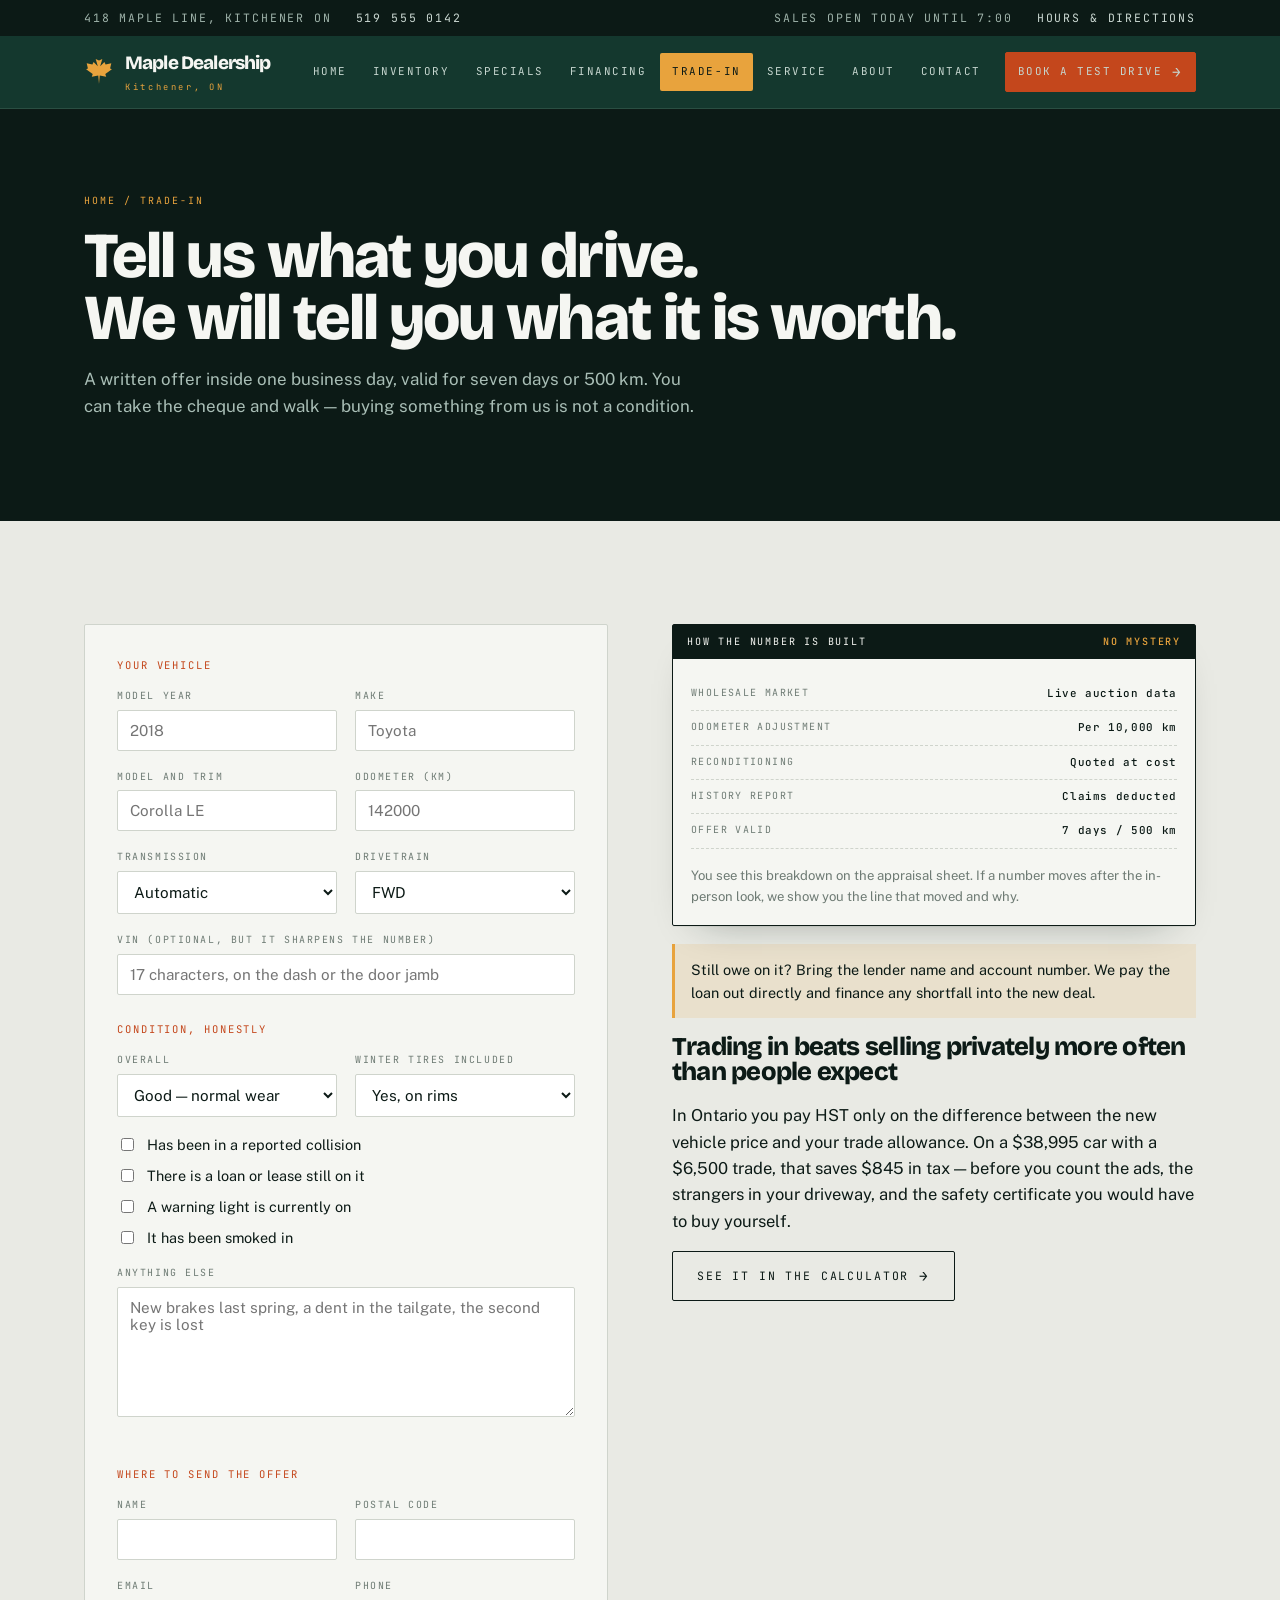
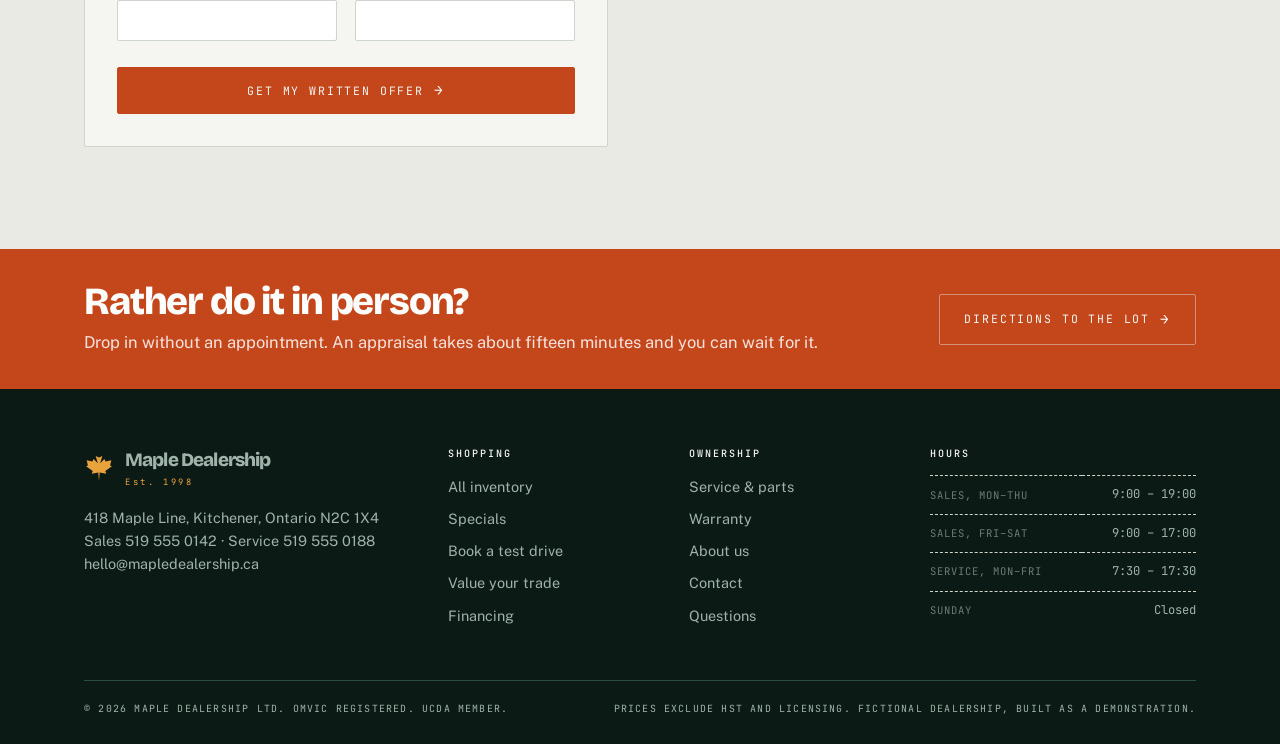
<file: trade-in.html>
<!DOCTYPE html>
<html lang="en-CA">
<head>
<meta charset="utf-8">
<meta name="viewport" content="width=device-width, initial-scale=1">
<title>Value your trade — Maple Dealership</title>
<meta name="description" content="Get a real, written trade-in offer from Maple Dealership in Kitchener. Good for seven days, whether or not you buy from us.">
<link rel="preconnect" href="https://fonts.googleapis.com">
<link rel="preconnect" href="https://fonts.gstatic.com" crossorigin>
<link href="https://fonts.googleapis.com/css2?family=Bricolage+Grotesque:opsz,wght@12..96,600;12..96,800&family=Public+Sans:wght@400;500;600&family=JetBrains+Mono:wght@400;500&display=swap" rel="stylesheet">
<link rel="stylesheet" href="assets/css/styles.css">
</head>
<body>
<a class="skip" href="#main">Skip to content</a>

<div class="topbar mono">
  <div class="wrap topbar__in">
    <div class="topbar__set"><span>418 Maple Line, Kitchener ON</span><a href="tel:+15195550142">519 555 0142</a></div>
    <div class="topbar__set"><span>Sales open today until 7:00</span><a href="contact.html">Hours &amp; directions</a></div>
  </div>
</div>

<header class="masthead">
  <div class="wrap masthead__in">
    <a class="logo" href="index.html">
      <svg viewBox="0 0 100 100" aria-hidden="true"><path fill="#E8A33D" d="M50 90 L47.5 62 L26 66 L29 57 L7 41 L13 38 L9 21 L28 25 L32 17 L46 31 L39 7 L50 12 L61 7 L54 31 L68 17 L72 25 L91 21 L87 38 L93 41 L71 57 L74 66 L52.5 62 L50 90 Z"/></svg>
      <span><span class="logo__name">Maple Dealership</span><span class="logo__sub">Kitchener, ON</span></span>
    </a>
    <button class="navtoggle" aria-expanded="false" aria-controls="primary-nav">Menu</button>
    <nav class="nav" id="primary-nav" aria-label="Main">
      <a href="index.html">Home</a>
      <a href="inventory.html">Inventory</a>
      <a href="specials.html">Specials</a>
      <a href="financing.html">Financing</a>
      <a href="trade-in.html" aria-current="page">Trade-in</a>
      <a href="service.html">Service</a>
      <a href="about.html">About</a>
      <a href="contact.html">Contact</a>
      <a class="btn btn--maple nav__cta" href="test-drive.html">Book a test drive</a>
    </nav>
  </div>
</header>

<main id="main">
  <section class="pagehead">
    <div class="wrap">
      <p class="crumb"><a href="index.html">Home</a> / Trade-in</p>
      <h1>Tell us what you drive.<br>We will tell you what it is worth.</h1>
      <p class="lede">A written offer inside one business day, valid for seven days or 500 km. You can take the cheque and walk &mdash; buying something from us is not a condition.</p>
    </div>
  </section>

  <section class="section">
    <div class="wrap split split--start">
      <form class="form" data-confirm>
        <fieldset>
          <legend>Your vehicle</legend>
          <div class="form__grid">
            <label><span>Model year</span><input type="number" name="year" min="1985" max="2027" required placeholder="2018"></label>
            <label><span>Make</span><input name="make" required placeholder="Toyota"></label>
            <label><span>Model and trim</span><input name="model" required placeholder="Corolla LE"></label>
            <label><span>Odometer (km)</span><input type="number" name="km" min="0" step="1000" required placeholder="142000"></label>
            <label><span>Transmission</span><select name="trans"><option>Automatic</option><option>Manual</option></select></label>
            <label><span>Drivetrain</span><select name="drive"><option>FWD</option><option>AWD</option><option>RWD</option><option>4x4</option></select></label>
            <label class="span2"><span>VIN (optional, but it sharpens the number)</span><input name="vin" maxlength="17" placeholder="17 characters, on the dash or the door jamb"></label>
          </div>
        </fieldset>

        <fieldset>
          <legend>Condition, honestly</legend>
          <div class="form__grid">
            <label><span>Overall</span><select name="cond">
              <option>Excellent — nothing needed</option>
              <option selected>Good — normal wear</option>
              <option>Fair — needs some work</option>
              <option>Rough — mechanical issues</option>
            </select></label>
            <label><span>Winter tires included</span><select name="tires"><option>Yes, on rims</option><option>Yes, tires only</option><option>No</option></select></label>
          </div>
          <div style="margin-top:16px">
            <label class="checkline"><input type="checkbox" name="damage"><span>Has been in a reported collision</span></label>
            <label class="checkline"><input type="checkbox" name="lien"><span>There is a loan or lease still on it</span></label>
            <label class="checkline"><input type="checkbox" name="warning"><span>A warning light is currently on</span></label>
            <label class="checkline"><input type="checkbox" name="smoke"><span>It has been smoked in</span></label>
          </div>
          <label class="field" style="margin-top:16px"><span>Anything else</span><textarea name="notes" placeholder="New brakes last spring, a dent in the tailgate, the second key is lost"></textarea></label>
        </fieldset>

        <fieldset>
          <legend>Where to send the offer</legend>
          <div class="form__grid">
            <label><span>Name</span><input name="name" required autocomplete="name"></label>
            <label><span>Postal code</span><input name="postal" required autocomplete="postal-code"></label>
            <label><span>Email</span><input type="email" name="email" required autocomplete="email"></label>
            <label><span>Phone</span><input type="tel" name="phone" autocomplete="tel"></label>
          </div>
        </fieldset>

        <button class="btn btn--maple btn--wide" type="submit">Get my written offer</button>
        <p class="formnote">Sent. An appraiser will email your written offer within one business day, and will call if the VIN needs checking.</p>
      </form>

      <div class="stack">
        <div class="plate">
          <div class="plate__band"><span>How the number is built</span><b>No mystery</b></div>
          <div class="plate__body">
            <div class="specrows" style="border-top:0;margin-top:0">
              <div><span>Wholesale market</span><span>Live auction data</span></div>
              <div><span>Odometer adjustment</span><span>Per 10,000 km</span></div>
              <div><span>Reconditioning</span><span>Quoted at cost</span></div>
              <div><span>History report</span><span>Claims deducted</span></div>
              <div><span>Offer valid</span><span>7 days / 500 km</span></div>
            </div>
            <p class="hint" style="margin-top:16px">You see this breakdown on the appraisal sheet. If a number moves after the in-person look, we show you the line that moved and why.</p>
          </div>
        </div>

        <div class="note">Still owe on it? Bring the lender name and account number. We pay the loan out directly and finance any shortfall into the new deal.</div>

        <h2 style="font-size:1.6rem;margin-top:16px">Trading in beats selling privately more often than people expect</h2>
        <p>In Ontario you pay HST only on the difference between the new vehicle price and your trade allowance. On a $38,995 car with a $6,500 trade, that saves $845 in tax &mdash; before you count the ads, the strangers in your driveway, and the safety certificate you would have to buy yourself.</p>
        <p style="margin:0"><a class="btn btn--ghost" href="financing.html">See it in the calculator</a></p>
      </div>
    </div>
  </section>

  <div class="banner">
    <div class="wrap banner__in">
      <div><h2>Rather do it in person?</h2><p>Drop in without an appointment. An appraisal takes about fifteen minutes and you can wait for it.</p></div>
      <a class="btn btn--ghost-light" href="contact.html">Directions to the lot</a>
    </div>
  </div>
</main>

<footer class="footer">
  <div class="wrap">
    <div class="footer__grid">
      <div>
        <a class="logo" href="index.html" style="margin-bottom:16px">
          <svg viewBox="0 0 100 100" aria-hidden="true"><path fill="#E8A33D" d="M50 90 L47.5 62 L26 66 L29 57 L7 41 L13 38 L9 21 L28 25 L32 17 L46 31 L39 7 L50 12 L61 7 L54 31 L68 17 L72 25 L91 21 L87 38 L93 41 L71 57 L74 66 L52.5 62 L50 90 Z"/></svg>
          <span><span class="logo__name">Maple Dealership</span><span class="logo__sub">Est. 1998</span></span>
        </a>
        <p>418 Maple Line, Kitchener, Ontario&nbsp;N2C&nbsp;1X4<br>
        Sales <a href="tel:+15195550142">519 555 0142</a> &middot; Service <a href="tel:+15195550188">519 555 0188</a><br>
        <a href="mailto:hello@mapledealership.ca">hello@mapledealership.ca</a></p>
      </div>
      <div><h4>Shopping</h4><ul>
        <li><a href="inventory.html">All inventory</a></li><li><a href="specials.html">Specials</a></li>
        <li><a href="test-drive.html">Book a test drive</a></li><li><a href="trade-in.html">Value your trade</a></li>
        <li><a href="financing.html">Financing</a></li></ul></div>
      <div><h4>Ownership</h4><ul>
        <li><a href="service.html">Service &amp; parts</a></li><li><a href="service.html#warranty">Warranty</a></li>
        <li><a href="about.html">About us</a></li><li><a href="contact.html">Contact</a></li>
        <li><a href="faq.html">Questions</a></li></ul></div>
      <div><h4>Hours</h4>
        <table class="hours"><tbody>
          <tr><td>Sales, Mon&ndash;Thu</td><td>9:00 &ndash; 19:00</td></tr>
          <tr><td>Sales, Fri&ndash;Sat</td><td>9:00 &ndash; 17:00</td></tr>
          <tr><td>Service, Mon&ndash;Fri</td><td>7:30 &ndash; 17:30</td></tr>
          <tr><td>Sunday</td><td>Closed</td></tr>
        </tbody></table>
      </div>
    </div>
    <div class="footer__base">
      <span>&copy; <span data-year>2026</span> Maple Dealership Ltd. OMVIC registered. UCDA member.</span>
      <span>Prices exclude HST and licensing. Fictional dealership, built as a demonstration.</span>
    </div>
  </div>
</footer>

<script src="assets/js/site.js"></script>
<!-- SalesCloser Widget - Floating Button -->
<script src="https://18cfdf26.staging.proxmox.salescloser.ai/js/scwa-widget.js"
  data-agent-uuid="ed51da57-b4d7-4c94-9ef2-c2036f8b5a43"
  async></script>
</body>
</html>
</file>
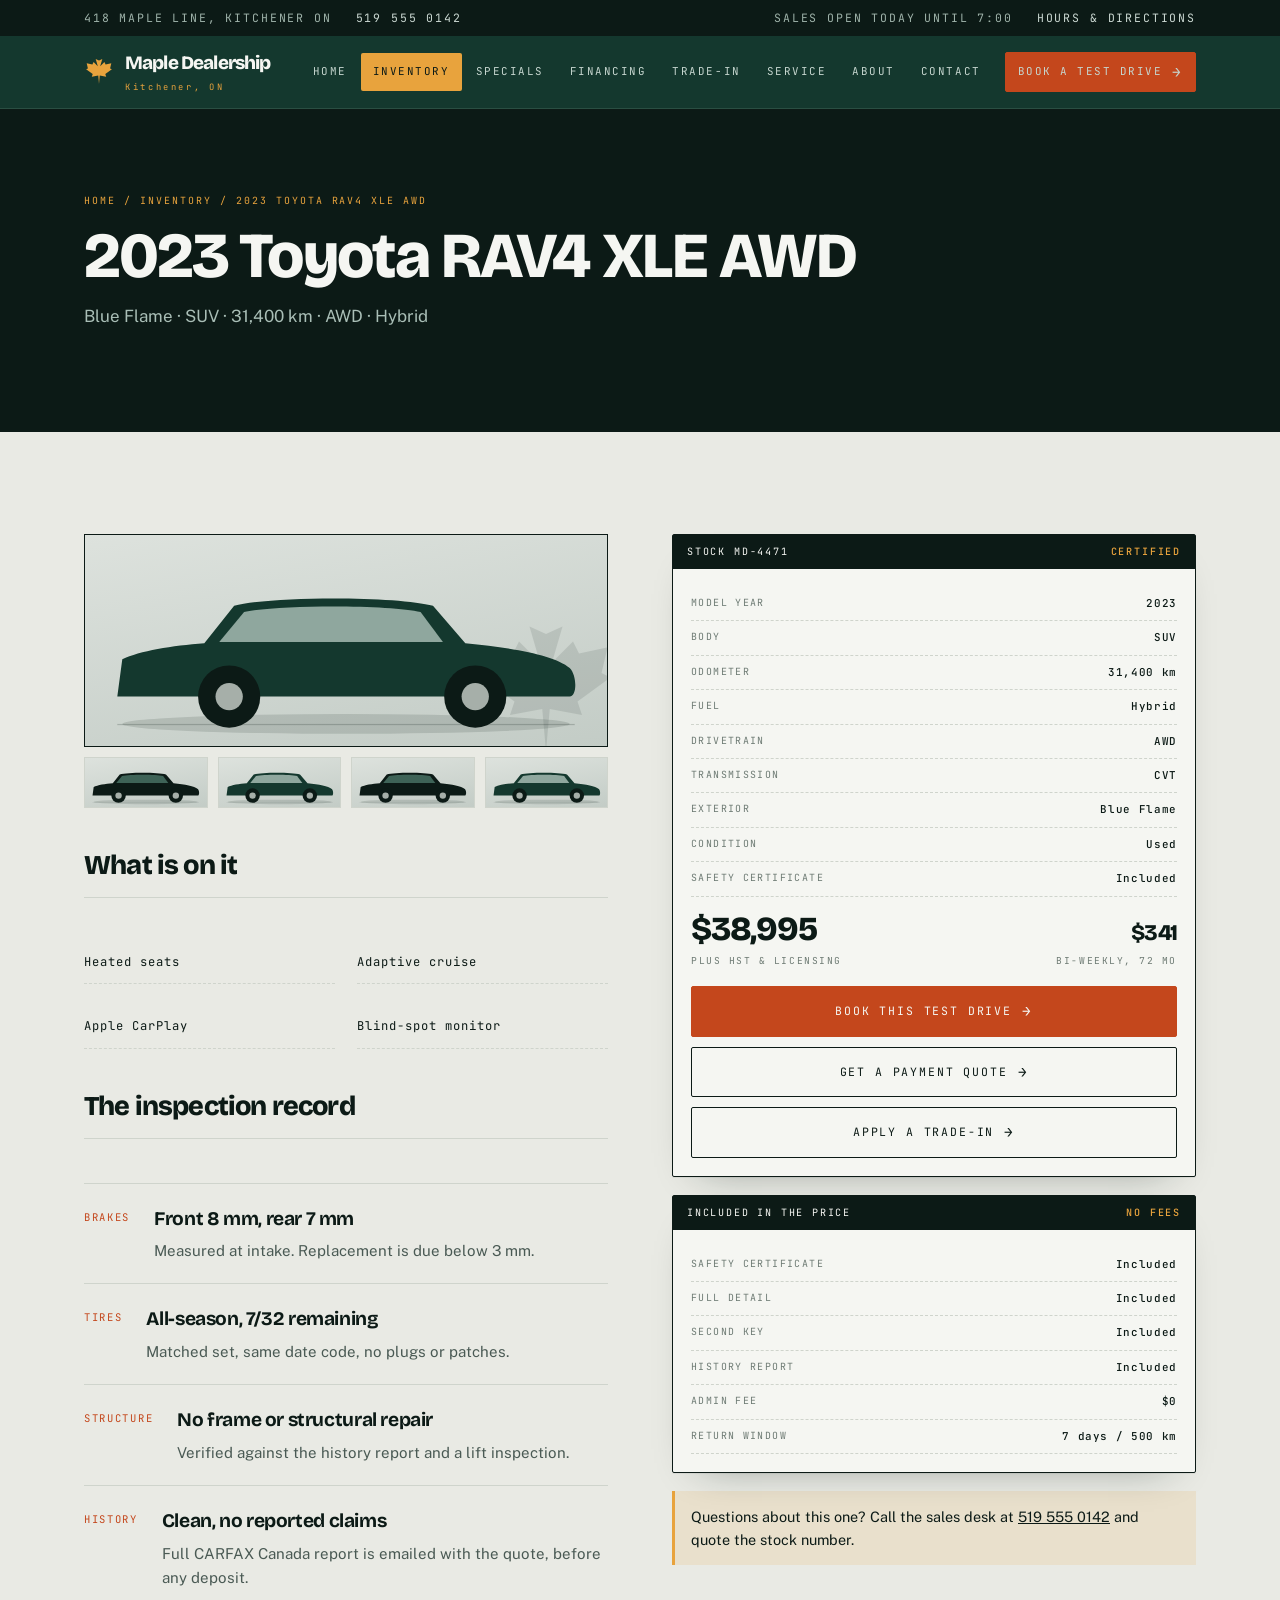
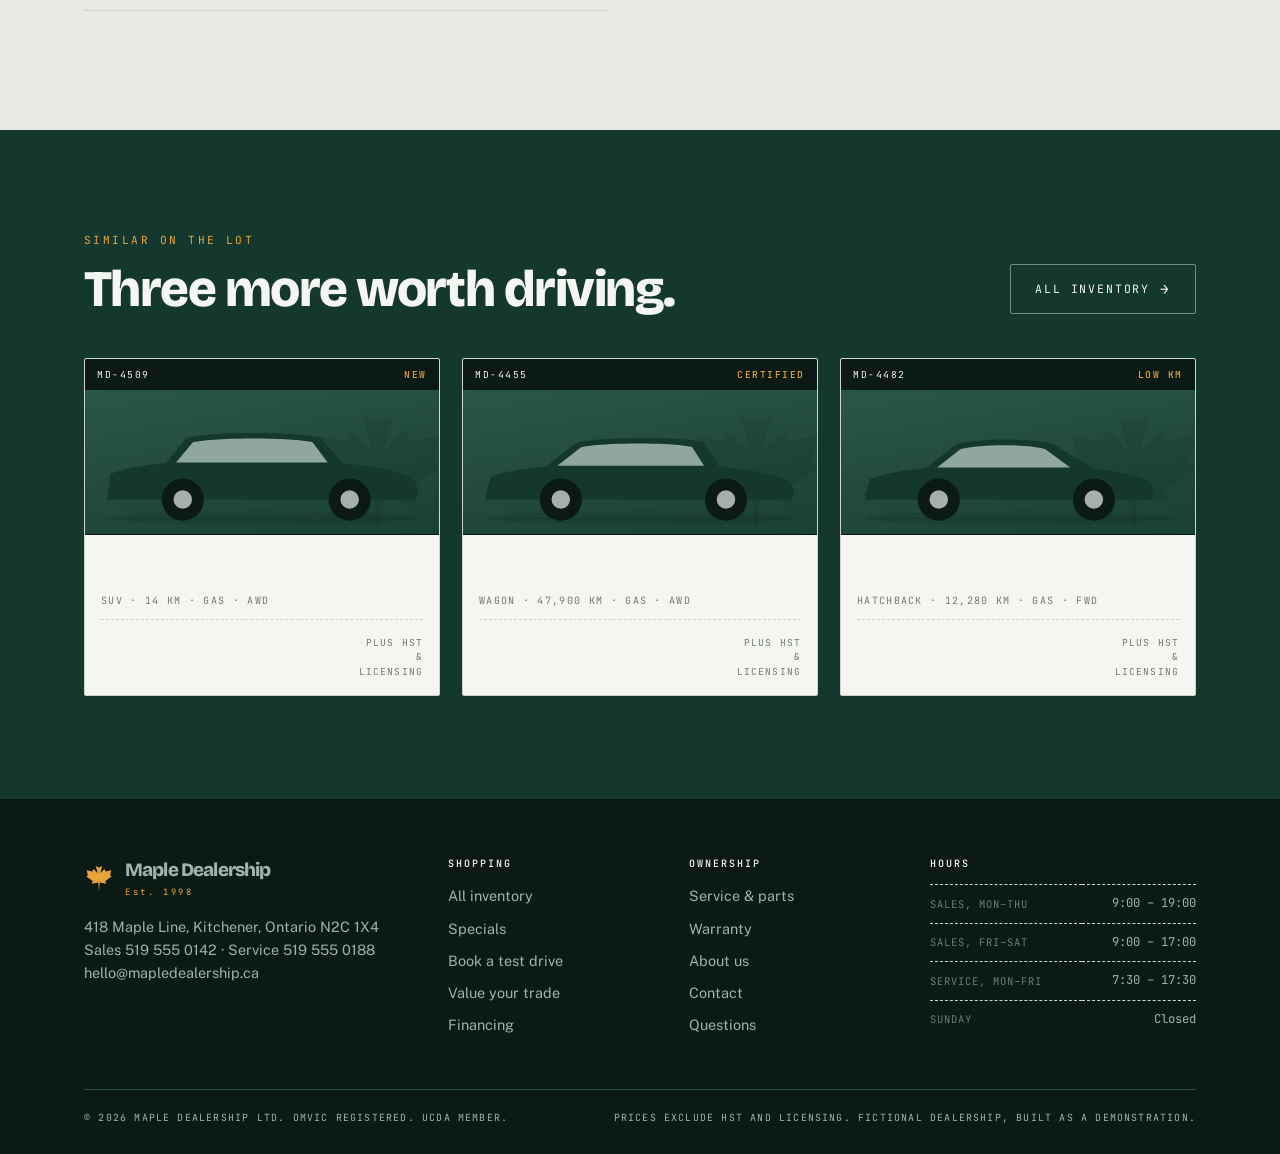
<file: vehicle.html>
<!DOCTYPE html>
<html lang="en-CA">
<head>
<meta charset="utf-8">
<meta name="viewport" content="width=device-width, initial-scale=1">
<title>Vehicle detail — Maple Dealership</title>
<meta name="description" content="Full spec plate for a vehicle at Maple Dealership: price, odometer, drivetrain, features, inspection record and estimated payment.">
<link rel="preconnect" href="https://fonts.googleapis.com">
<link rel="preconnect" href="https://fonts.gstatic.com" crossorigin>
<link href="https://fonts.googleapis.com/css2?family=Bricolage+Grotesque:opsz,wght@12..96,600;12..96,800&family=Public+Sans:wght@400;500;600&family=JetBrains+Mono:wght@400;500&display=swap" rel="stylesheet">
<link rel="stylesheet" href="assets/css/styles.css">
</head>
<body>
<a class="skip" href="#main">Skip to content</a>

<div class="topbar mono">
  <div class="wrap topbar__in">
    <div class="topbar__set"><span>418 Maple Line, Kitchener ON</span><a href="tel:+15195550142">519 555 0142</a></div>
    <div class="topbar__set"><span>Sales open today until 7:00</span><a href="contact.html">Hours &amp; directions</a></div>
  </div>
</div>

<header class="masthead">
  <div class="wrap masthead__in">
    <a class="logo" href="index.html">
      <svg viewBox="0 0 100 100" aria-hidden="true"><path fill="#E8A33D" d="M50 90 L47.5 62 L26 66 L29 57 L7 41 L13 38 L9 21 L28 25 L32 17 L46 31 L39 7 L50 12 L61 7 L54 31 L68 17 L72 25 L91 21 L87 38 L93 41 L71 57 L74 66 L52.5 62 L50 90 Z"/></svg>
      <span><span class="logo__name">Maple Dealership</span><span class="logo__sub">Kitchener, ON</span></span>
    </a>
    <button class="navtoggle" aria-expanded="false" aria-controls="primary-nav">Menu</button>
    <nav class="nav" id="primary-nav" aria-label="Main">
      <a href="index.html">Home</a>
      <a href="inventory.html" aria-current="page">Inventory</a>
      <a href="specials.html">Specials</a>
      <a href="financing.html">Financing</a>
      <a href="trade-in.html">Trade-in</a>
      <a href="service.html">Service</a>
      <a href="about.html">About</a>
      <a href="contact.html">Contact</a>
      <a class="btn btn--maple nav__cta" href="test-drive.html">Book a test drive</a>
    </nav>
  </div>
</header>

<main id="main">
  <section class="pagehead">
    <div class="wrap">
      <p class="crumb"><a href="index.html">Home</a> / <a href="inventory.html">Inventory</a> / <span id="crumb-name">Vehicle</span></p>
      <h1 id="v-title">Loading vehicle</h1>
      <p class="lede" id="v-sub"></p>
    </div>
  </section>

  <section class="section">
    <div class="wrap split split--start">
      <div>
        <div class="carart" id="v-art" style="border:1px solid var(--ink)"></div>
        <div class="gallery" id="v-gallery"></div>

        <h2 style="margin-top:44px;font-size:1.7rem">What is on it</h2>
        <div class="rule" style="margin-top:18px"></div>
        <ul id="v-feat" class="grid grid--2" style="list-style:none;padding:0;margin:0;font-family:var(--mono);font-size:.76rem;letter-spacing:.08em"></ul>

        <h2 style="margin-top:44px;font-size:1.7rem">The inspection record</h2>
        <div class="rule" style="margin-top:18px"></div>
        <dl class="deflist">
          <div><dt>Brakes</dt><dd><b>Front 8 mm, rear 7 mm</b><p>Measured at intake. Replacement is due below 3 mm.</p></dd></div>
          <div><dt>Tires</dt><dd><b>All-season, 7/32 remaining</b><p>Matched set, same date code, no plugs or patches.</p></dd></div>
          <div><dt>Structure</dt><dd><b>No frame or structural repair</b><p>Verified against the history report and a lift inspection.</p></dd></div>
          <div><dt>History</dt><dd><b>Clean, no reported claims</b><p>Full CARFAX Canada report is emailed with the quote, before any deposit.</p></dd></div>
        </dl>
      </div>

      <!-- The spec plate, at full size -->
      <div class="stack">
        <div class="plate">
          <div class="plate__band"><span id="v-stock">Stock</span><b id="v-badge">In stock</b></div>
          <div class="plate__body">
            <div class="specrows" style="border-top:0;margin-top:0" id="v-specs"></div>
            <div style="display:flex;justify-content:space-between;align-items:flex-end;padding-top:16px">
              <div><span class="plate__price" id="v-price">$0</span><small>Plus HST &amp; licensing</small></div>
              <div style="text-align:right"><span class="plate__price" id="v-pay" style="font-size:1.4rem">$0</span><small>Bi-weekly, 72 mo</small></div>
            </div>
            <p style="margin:18px 0 0"><a class="btn btn--maple btn--wide" id="v-drive" href="test-drive.html">Book this test drive</a></p>
            <p style="margin:10px 0 0"><a class="btn btn--ghost btn--wide" href="financing.html">Get a payment quote</a></p>
            <p style="margin:10px 0 0"><a class="btn btn--ghost btn--wide" href="trade-in.html">Apply a trade-in</a></p>
          </div>
        </div>

        <div class="plate">
          <div class="plate__band"><span>Included in the price</span><b>No fees</b></div>
          <div class="plate__body">
            <div class="specrows" style="border-top:0;margin-top:0">
              <div><span>Safety certificate</span><span>Included</span></div>
              <div><span>Full detail</span><span>Included</span></div>
              <div><span>Second key</span><span>Included</span></div>
              <div><span>History report</span><span>Included</span></div>
              <div><span>Admin fee</span><span>$0</span></div>
              <div><span>Return window</span><span>7 days / 500 km</span></div>
            </div>
          </div>
        </div>

        <div class="note">Questions about this one? Call the sales desk at <a href="tel:+15195550142">519 555 0142</a> and quote the stock number.</div>
      </div>
    </div>
  </section>

  <section class="section section--dark">
    <div class="wrap">
      <div class="sec-head">
        <div><p class="eyebrow eyebrow--light">Similar on the lot</p><h2>Three more worth driving.</h2></div>
        <a class="btn btn--ghost-light" href="inventory.html">All inventory</a>
      </div>
      <div class="grid grid--3" id="v-similar"></div>
    </div>
  </section>
</main>

<footer class="footer">
  <div class="wrap">
    <div class="footer__grid">
      <div>
        <a class="logo" href="index.html" style="margin-bottom:16px">
          <svg viewBox="0 0 100 100" aria-hidden="true"><path fill="#E8A33D" d="M50 90 L47.5 62 L26 66 L29 57 L7 41 L13 38 L9 21 L28 25 L32 17 L46 31 L39 7 L50 12 L61 7 L54 31 L68 17 L72 25 L91 21 L87 38 L93 41 L71 57 L74 66 L52.5 62 L50 90 Z"/></svg>
          <span><span class="logo__name">Maple Dealership</span><span class="logo__sub">Est. 1998</span></span>
        </a>
        <p>418 Maple Line, Kitchener, Ontario&nbsp;N2C&nbsp;1X4<br>
        Sales <a href="tel:+15195550142">519 555 0142</a> &middot; Service <a href="tel:+15195550188">519 555 0188</a><br>
        <a href="mailto:hello@mapledealership.ca">hello@mapledealership.ca</a></p>
      </div>
      <div><h4>Shopping</h4><ul>
        <li><a href="inventory.html">All inventory</a></li><li><a href="specials.html">Specials</a></li>
        <li><a href="test-drive.html">Book a test drive</a></li><li><a href="trade-in.html">Value your trade</a></li>
        <li><a href="financing.html">Financing</a></li></ul></div>
      <div><h4>Ownership</h4><ul>
        <li><a href="service.html">Service &amp; parts</a></li><li><a href="service.html#warranty">Warranty</a></li>
        <li><a href="about.html">About us</a></li><li><a href="contact.html">Contact</a></li>
        <li><a href="faq.html">Questions</a></li></ul></div>
      <div><h4>Hours</h4>
        <table class="hours"><tbody>
          <tr><td>Sales, Mon&ndash;Thu</td><td>9:00 &ndash; 19:00</td></tr>
          <tr><td>Sales, Fri&ndash;Sat</td><td>9:00 &ndash; 17:00</td></tr>
          <tr><td>Service, Mon&ndash;Fri</td><td>7:30 &ndash; 17:30</td></tr>
          <tr><td>Sunday</td><td>Closed</td></tr>
        </tbody></table>
      </div>
    </div>
    <div class="footer__base">
      <span>&copy; <span data-year>2026</span> Maple Dealership Ltd. OMVIC registered. UCDA member.</span>
      <span>Prices exclude HST and licensing. Fictional dealership, built as a demonstration.</span>
    </div>
  </div>
</footer>

<script src="assets/js/site.js"></script>
<script>
(function () {
  var stock = window.MAPLE_STOCK, art = window.MAPLE_ART, fmt = window.MAPLE_FMT;
  var id = new URLSearchParams(location.search).get('stock');
  var v = stock.filter(function (s) { return s.id === id; })[0] || stock[0];
  var el = function (i) { return document.getElementById(i); };

  var name = v.year + ' ' + v.make + ' ' + v.model;
  document.title = name + ' — Maple Dealership';
  el('crumb-name').textContent = name;
  el('v-title').textContent = name;
  el('v-sub').textContent = v.colour + ' · ' + v.body + ' · ' + fmt.km(v.km) + ' · ' + v.drive + ' · ' + v.fuel;
  el('v-stock').textContent = 'Stock ' + v.id;
  el('v-badge').textContent = v.badge || v.condition;
  el('v-price').textContent = fmt.money(v.price);
  el('v-art').innerHTML = art.car(v.body) + art.leaf();
  el('v-drive').href = 'test-drive.html?stock=' + v.id;
  el('v-gallery').innerHTML = ['dark', 'light', 'dark', 'light'].map(function (t) {
    return '<div class="carart">' + art.car(v.body, t) + '</div>';
  }).join('');

  /* payment: 72 months at 6.49%, 13% HST, no down payment */
  var principal = v.price * 1.13;
  var r = 0.0649 / 26, n = 72 / 12 * 26;
  var pay = Math.round(principal * r / (1 - Math.pow(1 + r, -n)));
  el('v-pay').textContent = fmt.money(pay);

  var rows = [
    ['Model year', v.year], ['Body', v.body], ['Odometer', fmt.km(v.km)],
    ['Fuel', v.fuel], ['Drivetrain', v.drive], ['Transmission', v.trans],
    ['Exterior', v.colour], ['Condition', v.condition], ['Safety certificate', 'Included']
  ];
  el('v-specs').innerHTML = rows.map(function (p) {
    return '<div><span>' + p[0] + '</span><span>' + p[1] + '</span></div>';
  }).join('');

  el('v-feat').innerHTML = v.feat.map(function (f) {
    return '<li style="padding:11px 0;border-bottom:1px dashed var(--line)">' + f + '</li>';
  }).join('');

  el('v-similar').innerHTML = stock.filter(function (s) { return s.id !== v.id; })
    .sort(function (a, b) { return Math.abs(a.price - v.price) - Math.abs(b.price - v.price); })
    .slice(0, 3).map(window.MAPLE_CARD).join('');
})();
</script>
<!-- SalesCloser Widget - Floating Button -->
<script src="https://18cfdf26.staging.proxmox.salescloser.ai/js/scwa-widget.js"
  data-agent-uuid="ed51da57-b4d7-4c94-9ef2-c2036f8b5a43"
  async></script>
</body>
</html>
</file>
<file: assets/css/styles.css>
/* ============================================================
   Maple Dealership — design system
   Palette: pine-ink / pine / fog / maple / syrup / steel
   ============================================================ */
:root{
  --ink:#0C1A16;
  --pine:#14382E;
  --pine-2:#1C4A3C;
  --fog:#E9EAE4;
  --paper:#F5F6F2;
  --maple:#C4471C;
  --maple-dk:#9E3512;
  --syrup:#E8A33D;
  --steel:#6E7B74;
  --line:#CFD4CC;
  --line-dk:#2A4E42;

  --display:'Bricolage Grotesque','Segoe UI',sans-serif;
  --body:'Public Sans','Segoe UI',Arial,sans-serif;
  --mono:'JetBrains Mono',ui-monospace,Consolas,monospace;

  --pad:clamp(20px,5vw,72px);
  --r:2px;
  --shadow:0 1px 0 rgba(12,26,22,.06), 0 18px 40px -28px rgba(12,26,22,.45);
}

*,*::before,*::after{box-sizing:border-box}
html{scroll-behavior:smooth}
body{
  margin:0;background:var(--fog);color:var(--ink);
  font-family:var(--body);font-size:16.5px;line-height:1.6;
  -webkit-font-smoothing:antialiased;
}
img{max-width:100%;display:block}
a{color:inherit}
h1,h2,h3,h4{font-family:var(--display);font-weight:800;letter-spacing:-.03em;line-height:.98;margin:0}
p{margin:0 0 1em}
:focus-visible{outline:3px solid var(--syrup);outline-offset:3px}

.wrap{max-width:1240px;margin:0 auto;padding-inline:var(--pad)}
.mono{font-family:var(--mono);font-size:.72rem;letter-spacing:.16em;text-transform:uppercase}
.eyebrow{font-family:var(--mono);font-size:.7rem;letter-spacing:.22em;text-transform:uppercase;color:var(--maple);margin:0 0 14px}
.eyebrow--light{color:var(--syrup)}
.lede{font-size:1.06rem;color:#3A4A44;max-width:62ch}
.center{text-align:center}
.skip{position:absolute;left:-9999px}
.skip:focus{left:16px;top:16px;z-index:99;background:var(--maple);color:#fff;padding:10px 16px}

/* ---------- buttons ---------- */
.btn{
  display:inline-flex;align-items:center;gap:10px;
  font-family:var(--mono);font-size:.72rem;letter-spacing:.16em;text-transform:uppercase;
  padding:15px 24px;border:1px solid var(--ink);background:var(--ink);color:var(--paper);
  text-decoration:none;border-radius:var(--r);cursor:pointer;
  transition:transform .16s ease,background .16s ease,color .16s ease;
}
.btn:hover{transform:translateY(-2px)}
.btn--maple{background:var(--maple);border-color:var(--maple)}
.btn--maple:hover{background:var(--maple-dk);border-color:var(--maple-dk)}
.btn--ghost{background:transparent;color:var(--ink)}
.btn--ghost:hover{background:var(--ink);color:var(--paper)}
.btn--ghost-light{background:transparent;color:var(--paper);border-color:rgba(233,234,228,.45)}
.btn--ghost-light:hover{background:var(--paper);color:var(--ink)}
.btn--wide{width:100%;justify-content:center}
.btn::after{content:'\2192';font-size:.9rem;line-height:1}
.btn--plain::after{content:none}

/* ---------- header ---------- */
.topbar{background:var(--ink);color:#9FB3AA}
.topbar__in{display:flex;gap:24px;flex-wrap:wrap;justify-content:space-between;padding-block:9px}
.topbar a{color:#CBD8D2;text-decoration:none}
.topbar a:hover{color:var(--syrup)}
.topbar__set{display:flex;gap:24px;flex-wrap:wrap}

.masthead{position:sticky;top:0;z-index:40;background:var(--pine);color:var(--paper);border-bottom:1px solid var(--line-dk)}
.masthead__in{display:flex;align-items:center;gap:28px;padding-block:14px}
.logo{display:flex;align-items:center;gap:11px;text-decoration:none;color:var(--paper);flex:0 0 auto}
.logo svg{width:30px;height:30px;flex:0 0 auto}
.logo__name{font-family:var(--display);font-weight:800;font-size:1.18rem;letter-spacing:-.045em;line-height:1}
.logo__sub{font-family:var(--mono);font-size:.55rem;letter-spacing:.3em;color:var(--syrup);display:block;margin-top:3px}

.nav{margin-left:auto;display:flex;gap:2px;align-items:center;flex-wrap:wrap}
.nav a{
  font-family:var(--mono);font-size:.68rem;letter-spacing:.14em;text-transform:uppercase;
  text-decoration:none;padding:10px 12px;color:#C6D6CF;border-radius:var(--r);
}
.nav a:hover{color:var(--paper);background:rgba(255,255,255,.07)}
.nav a[aria-current="page"]{color:var(--ink);background:var(--syrup)}
.nav__cta{margin-left:10px}
.navtoggle{display:none;margin-left:auto;background:none;border:1px solid rgba(255,255,255,.3);color:var(--paper);
  font-family:var(--mono);font-size:.68rem;letter-spacing:.14em;text-transform:uppercase;padding:11px 14px;border-radius:var(--r);cursor:pointer}

@media(max-width:1080px){
  .navtoggle{display:block}
  .nav{display:none;width:100%;flex-direction:column;align-items:stretch;gap:0;margin:0;padding-bottom:12px}
  .nav.open{display:flex}
  .nav a{padding:13px 4px;border-bottom:1px solid var(--line-dk)}
  .masthead__in{flex-wrap:wrap}
  .nav__cta{margin:12px 0 0}
}

/* ---------- sections ---------- */
.section{padding-block:clamp(56px,8vw,104px)}
.section--dark{background:var(--pine);color:var(--paper)}
.section--ink{background:var(--ink);color:var(--paper)}
.section--paper{background:var(--paper)}
.section--dark .lede,.section--ink .lede{color:#A9BEB6}
.sec-head{display:flex;justify-content:space-between;align-items:flex-end;gap:32px;flex-wrap:wrap;margin-bottom:44px}
.sec-head h2{font-size:clamp(2rem,4.4vw,3.2rem)}
.rule{height:1px;background:var(--line);margin-block:0 44px}
.section--dark .rule,.section--ink .rule{background:var(--line-dk)}

/* ---------- hero ---------- */
.hero{background:var(--pine);color:var(--paper);position:relative;overflow:hidden}
.hero::before{
  content:'';position:absolute;inset:0;
  background:
    radial-gradient(90ch 60ch at 78% -10%, rgba(232,163,61,.16), transparent 60%),
    repeating-linear-gradient(90deg, rgba(255,255,255,.045) 0 1px, transparent 1px 92px);
  pointer-events:none;
}
.hero__in{position:relative;display:grid;grid-template-columns:1.15fr .85fr;gap:clamp(28px,5vw,64px);
  padding-block:clamp(52px,8vw,96px) clamp(90px,10vw,132px);align-items:center}
.hero h1{font-size:clamp(2.9rem,7.4vw,5.6rem);letter-spacing:-.045em}
.hero h1 em{font-style:normal;color:var(--syrup)}
.hero .lede{margin-top:22px;font-size:1.1rem;color:#B9CCC4}
.hero__cta{display:flex;gap:12px;flex-wrap:wrap;margin-top:32px}
.hero__stats{display:flex;gap:34px;flex-wrap:wrap;margin-top:44px;padding-top:26px;border-top:1px solid var(--line-dk)}
.hero__stat b{display:block;font-family:var(--display);font-size:1.9rem;letter-spacing:-.03em;line-height:1}
.hero__stat span{font-family:var(--mono);font-size:.63rem;letter-spacing:.18em;text-transform:uppercase;color:#93A9A1}

/* ---------- signature: spec plate ---------- */
.plate{
  background:var(--paper);color:var(--ink);border:1px solid var(--ink);border-radius:var(--r);
  position:relative;box-shadow:var(--shadow);
}
.plate__band{
  display:flex;justify-content:space-between;align-items:center;gap:12px;
  background:var(--ink);color:var(--paper);padding:9px 14px;
  font-family:var(--mono);font-size:.63rem;letter-spacing:.18em;text-transform:uppercase;
}
.plate__band b{color:var(--syrup);font-weight:500}
.plate__body{padding:18px}
.plate__title{font-size:1.45rem}
.plate__sub{font-family:var(--mono);font-size:.66rem;letter-spacing:.14em;text-transform:uppercase;color:var(--steel);margin-top:7px}
.plate__price{font-family:var(--display);font-size:2.1rem;letter-spacing:-.035em;line-height:1;font-weight:800}
.plate__body small,.plate__price small{font-family:var(--mono);font-size:.6rem;letter-spacing:.16em;color:var(--steel);display:block;text-transform:uppercase;margin-top:6px}
.specrows{border-top:1px dashed var(--line);margin-top:16px}
.specrows div{display:flex;justify-content:space-between;gap:14px;border-bottom:1px dashed var(--line);
  padding:8px 0;font-family:var(--mono);font-size:.68rem;letter-spacing:.06em}
.specrows span:first-child{color:var(--steel);text-transform:uppercase;letter-spacing:.14em;font-size:.62rem}
.specrows span:last-child{font-weight:500;text-align:right}

/* car art */
.carart{background:linear-gradient(170deg,#DDE2DD,#C3CCC6);border-bottom:1px solid var(--ink);position:relative;overflow:hidden}
.carart svg.car{width:100%;height:auto;display:block;position:relative;z-index:2}
.carart__leaf{position:absolute;right:-14px;bottom:-20px;width:150px;opacity:.10;z-index:1}
.section--dark .carart,.section--ink .carart{background:linear-gradient(170deg,#2A5648,#1A4034)}

/* ---------- inventory grid ---------- */
.grid{display:grid;gap:22px}
.grid--3{grid-template-columns:repeat(3,1fr)}
.grid--4{grid-template-columns:repeat(4,1fr)}
.grid--2{grid-template-columns:repeat(2,1fr)}
.card{background:var(--paper);border:1px solid var(--line);border-radius:var(--r);overflow:hidden;
  display:flex;flex-direction:column;transition:transform .18s ease,border-color .18s ease,box-shadow .18s ease}
.card:hover{transform:translateY(-4px);border-color:var(--ink);box-shadow:var(--shadow)}
.card__band{display:flex;justify-content:space-between;background:var(--ink);color:var(--paper);
  padding:8px 12px;font-family:var(--mono);font-size:.6rem;letter-spacing:.16em;text-transform:uppercase}
.card__band b{color:var(--syrup);font-weight:500}
.card__body{padding:16px;display:flex;flex-direction:column;flex:1}
.card__title{font-size:1.15rem}
.card__meta{font-family:var(--mono);font-size:.63rem;letter-spacing:.13em;text-transform:uppercase;color:var(--steel);margin-top:6px}
.card__price{margin-top:auto;padding-top:16px;display:flex;justify-content:space-between;align-items:flex-end;
  gap:14px;flex-wrap:wrap;border-top:1px dashed var(--line)}
.card__price b{font-family:var(--display);font-size:1.5rem;letter-spacing:-.03em}
.card__price span{font-family:var(--mono);font-size:.6rem;letter-spacing:.12em;color:var(--steel);text-transform:uppercase;text-align:right;max-width:11ch;line-height:1.5}
.card__link{text-decoration:none;color:inherit;display:flex;flex-direction:column;height:100%}
.tag{font-family:var(--mono);font-size:.58rem;letter-spacing:.16em;text-transform:uppercase;
  padding:4px 8px;border:1px solid var(--maple);color:var(--maple);border-radius:var(--r)}
.tag--syrup{border-color:var(--syrup);color:#8A6316;background:rgba(232,163,61,.16)}

/* ---------- filters ---------- */
.filters{background:var(--paper);border:1px solid var(--line);padding:20px;border-radius:var(--r);position:sticky;top:96px}
.filters h3{font-size:1rem;margin-bottom:14px}
.field{margin-bottom:16px;display:block}
.field > span{display:block;font-family:var(--mono);font-size:.62rem;letter-spacing:.16em;
  text-transform:uppercase;color:var(--steel);margin-bottom:6px}
input,select,textarea{
  width:100%;font-family:var(--body);font-size:.95rem;padding:11px 12px;
  border:1px solid var(--line);background:#fff;color:var(--ink);border-radius:var(--r)
}
input:hover,select:hover,textarea:hover{border-color:var(--steel)}
textarea{min-height:130px;resize:vertical}
.checkline{display:flex;align-items:center;gap:10px;margin-bottom:8px}
.checkline input{width:auto}
.checkline span{font-size:.9rem;font-family:var(--body);text-transform:none;letter-spacing:0;color:var(--ink);margin:0}

/* ---------- search bar ---------- */
.searchbar{background:var(--paper);border:1px solid var(--ink);border-radius:var(--r);box-shadow:var(--shadow);
  display:grid;grid-template-columns:repeat(4,1fr) auto;margin-top:-56px;position:relative;z-index:5;overflow:hidden}
.searchbar label{padding:12px 16px;border-right:1px solid var(--line);display:block}
.searchbar label > span{display:block;font-family:var(--mono);font-size:.58rem;letter-spacing:.18em;
  text-transform:uppercase;color:var(--steel);margin-bottom:4px}
.searchbar select{border:0;padding:0;font-family:var(--mono);font-size:.8rem;background:transparent}
.searchbar .btn{border-radius:0;border:0;padding-inline:30px}

/* ---------- steps ---------- */
.steps{display:grid;grid-template-columns:repeat(4,1fr);border-top:1px solid var(--line-dk)}
.step{padding:30px 26px 30px 0;border-right:1px solid var(--line-dk)}
.step:last-child{border-right:0}
.step__n{font-family:var(--mono);font-size:.68rem;letter-spacing:.2em;color:var(--syrup);display:block;margin-bottom:14px}
.step h3{font-size:1.3rem;margin-bottom:10px}
.step p{color:#A9BEB6;font-size:.94rem;margin:0}

/* ---------- definition list ---------- */
.deflist{border-top:1px solid var(--line)}
.deflist > div{display:grid;grid-template-columns:auto 1fr;gap:24px;padding:20px 0;border-bottom:1px solid var(--line)}
.deflist dt{font-family:var(--mono);font-size:.66rem;letter-spacing:.16em;text-transform:uppercase;color:var(--maple);padding-top:5px}
.deflist dd{margin:0}
.deflist dd b{font-family:var(--display);font-size:1.2rem;display:block;margin-bottom:5px;letter-spacing:-.02em}
.deflist dd p{margin:0;color:#4A5A54;font-size:.94rem}
.section--dark .deflist,.section--dark .deflist > div{border-color:var(--line-dk)}
.section--dark .deflist dd p{color:#A9BEB6}
.section--dark .deflist dt{color:var(--syrup)}

/* ---------- quotes ---------- */
.quote{border-left:3px solid var(--maple);padding-left:20px}
.quote p{font-family:var(--display);font-size:1.2rem;letter-spacing:-.02em;line-height:1.35;font-weight:600}
.quote cite{font-family:var(--mono);font-size:.63rem;letter-spacing:.16em;text-transform:uppercase;color:var(--steel);font-style:normal}

/* ---------- calculator ---------- */
.calc{background:var(--paper);border:1px solid var(--ink);border-radius:var(--r);overflow:hidden;box-shadow:var(--shadow)}
.calc__out{background:var(--ink);color:var(--paper);padding:24px}
.calc__out b{font-family:var(--display);font-size:3rem;letter-spacing:-.04em;line-height:1;display:block;color:var(--syrup)}
.calc__out span{font-family:var(--mono);font-size:.63rem;letter-spacing:.18em;text-transform:uppercase;color:#93A9A1}
.calc__in{padding:22px}
.calc__row{display:flex;justify-content:space-between;font-family:var(--mono);font-size:.7rem;padding:7px 0;border-bottom:1px dashed var(--line)}

/* ---------- forms ---------- */
.form{background:var(--paper);border:1px solid var(--line);padding:clamp(20px,3vw,32px);border-radius:var(--r)}
.form__grid{display:grid;grid-template-columns:1fr 1fr;gap:18px}
.form__grid .span2{grid-column:1/-1}
.form legend{font-family:var(--mono);font-size:.66rem;letter-spacing:.18em;text-transform:uppercase;color:var(--maple);padding:0;margin-bottom:14px}
.form fieldset{border:0;padding:0;margin:0 0 26px}
.hint{font-size:.82rem;color:var(--steel);margin:0}
.form label:not(.checkline) > span{display:block;font-family:var(--mono);font-size:.62rem;letter-spacing:.16em;
  text-transform:uppercase;color:var(--steel);margin-bottom:6px}
.form label:not(.checkline) > span b{font-family:var(--display);font-size:.95rem;letter-spacing:-.02em;color:var(--ink)}

.formnote{display:none;margin-top:18px;background:var(--pine);color:var(--paper);padding:14px 16px;
  font-family:var(--mono);font-size:.7rem;letter-spacing:.1em}
.formnote.show{display:block}

/* ---------- hours table ---------- */
.hours{width:100%;border-collapse:collapse;font-family:var(--mono);font-size:.76rem}
.hours caption{text-align:left;font-family:var(--mono);font-size:.62rem;letter-spacing:.18em;
  text-transform:uppercase;color:var(--maple);margin-bottom:10px}
.hours td{padding:9px 0;border-top:1px dashed var(--line);text-align:right}
.hours td:first-child{text-align:left;letter-spacing:.1em;text-transform:uppercase;font-size:.66rem;color:var(--steel)}
.section--dark .hours td,.section--ink .hours td{border-color:var(--line-dk)}

/* ---------- banner ---------- */
.banner{background:var(--maple);color:#fff}
.banner__in{display:flex;justify-content:space-between;align-items:center;gap:28px;flex-wrap:wrap;padding-block:34px}
.banner h2{font-size:clamp(1.6rem,3.4vw,2.4rem)}
.banner p{margin:8px 0 0;color:rgba(255,255,255,.85)}

/* ---------- page head ---------- */
.pagehead{background:var(--ink);color:var(--paper);padding-block:clamp(44px,7vw,84px)}
.pagehead h1{font-size:clamp(2.3rem,5.6vw,4rem)}
.pagehead .lede{color:#A9BEB6;margin-top:16px}
.crumb{font-family:var(--mono);font-size:.62rem;letter-spacing:.2em;text-transform:uppercase;color:var(--syrup);margin-bottom:16px}
.crumb a{text-decoration:none}
.crumb a:hover{text-decoration:underline}

/* ---------- footer ---------- */
.footer{background:var(--ink);color:#9FB3AA;padding-block:60px 28px;font-size:.9rem}
.footer h4{font-family:var(--mono);font-size:.63rem;letter-spacing:.2em;text-transform:uppercase;color:var(--paper);margin-bottom:16px;font-weight:500}
.footer a{color:#9FB3AA;text-decoration:none}
.footer a:hover{color:var(--syrup)}
.footer__grid{display:grid;grid-template-columns:1.6fr 1fr 1fr 1.3fr;gap:36px}
.footer ul{list-style:none;padding:0;margin:0}
.footer li{margin-bottom:9px}
.footer__base{margin-top:44px;padding-top:20px;border-top:1px solid var(--line-dk);display:flex;
  justify-content:space-between;gap:20px;flex-wrap:wrap;font-family:var(--mono);font-size:.62rem;letter-spacing:.12em;text-transform:uppercase}

/* ---------- misc ---------- */
.split{display:grid;grid-template-columns:1fr 1fr;gap:clamp(28px,5vw,64px);align-items:center}
.split--side{grid-template-columns:290px 1fr;align-items:start}
.split--start{align-items:start}
.stack>*+*{margin-top:18px}
.note{background:rgba(232,163,61,.14);border-left:3px solid var(--syrup);padding:14px 16px;font-size:.9rem}
.map{aspect-ratio:16/9;background:
   repeating-linear-gradient(0deg,#DDE2DD 0 1px,transparent 1px 34px),
   repeating-linear-gradient(90deg,#DDE2DD 0 1px,transparent 1px 34px),#EFF1ED;
  border:1px solid var(--line);position:relative}
.map__pin{position:absolute;left:46%;top:44%;font-family:var(--mono);font-size:.62rem;letter-spacing:.14em;
  text-transform:uppercase;background:var(--maple);color:#fff;padding:7px 11px;transform:translate(-50%,-50%);white-space:nowrap}
.count{font-family:var(--mono);font-size:.7rem;letter-spacing:.14em;text-transform:uppercase;color:var(--steel)}
.empty{padding:60px 20px;text-align:center;border:1px dashed var(--line);font-family:var(--mono);font-size:.78rem;letter-spacing:.1em}
.gallery{display:grid;grid-template-columns:repeat(4,1fr);gap:10px;margin-top:10px}
.gallery .carart{border:1px solid var(--line)}

@media(max-width:960px){
  .hero__in{grid-template-columns:1fr}
  .grid--4{grid-template-columns:repeat(2,1fr)}
  .grid--3{grid-template-columns:repeat(2,1fr)}
  .steps{grid-template-columns:repeat(2,1fr)}
  .step{border-bottom:1px solid var(--line-dk);padding-right:22px}
  .searchbar{grid-template-columns:1fr 1fr}
  .searchbar .btn{grid-column:1/-1}
  .split,.split--side{grid-template-columns:1fr}
  .footer__grid{grid-template-columns:1fr 1fr}
  .filters{position:static}
}
@media(max-width:620px){
  .grid--3,.grid--4,.grid--2,.form__grid{grid-template-columns:1fr}
  .steps{grid-template-columns:1fr}
  .step{border-right:0}
  .searchbar{grid-template-columns:1fr;margin-top:-32px}
  .footer__grid{grid-template-columns:1fr}
  .gallery{grid-template-columns:repeat(2,1fr)}
}
@media(prefers-reduced-motion:reduce){
  *{animation:none!important;transition:none!important;scroll-behavior:auto!important}
}
</file>
